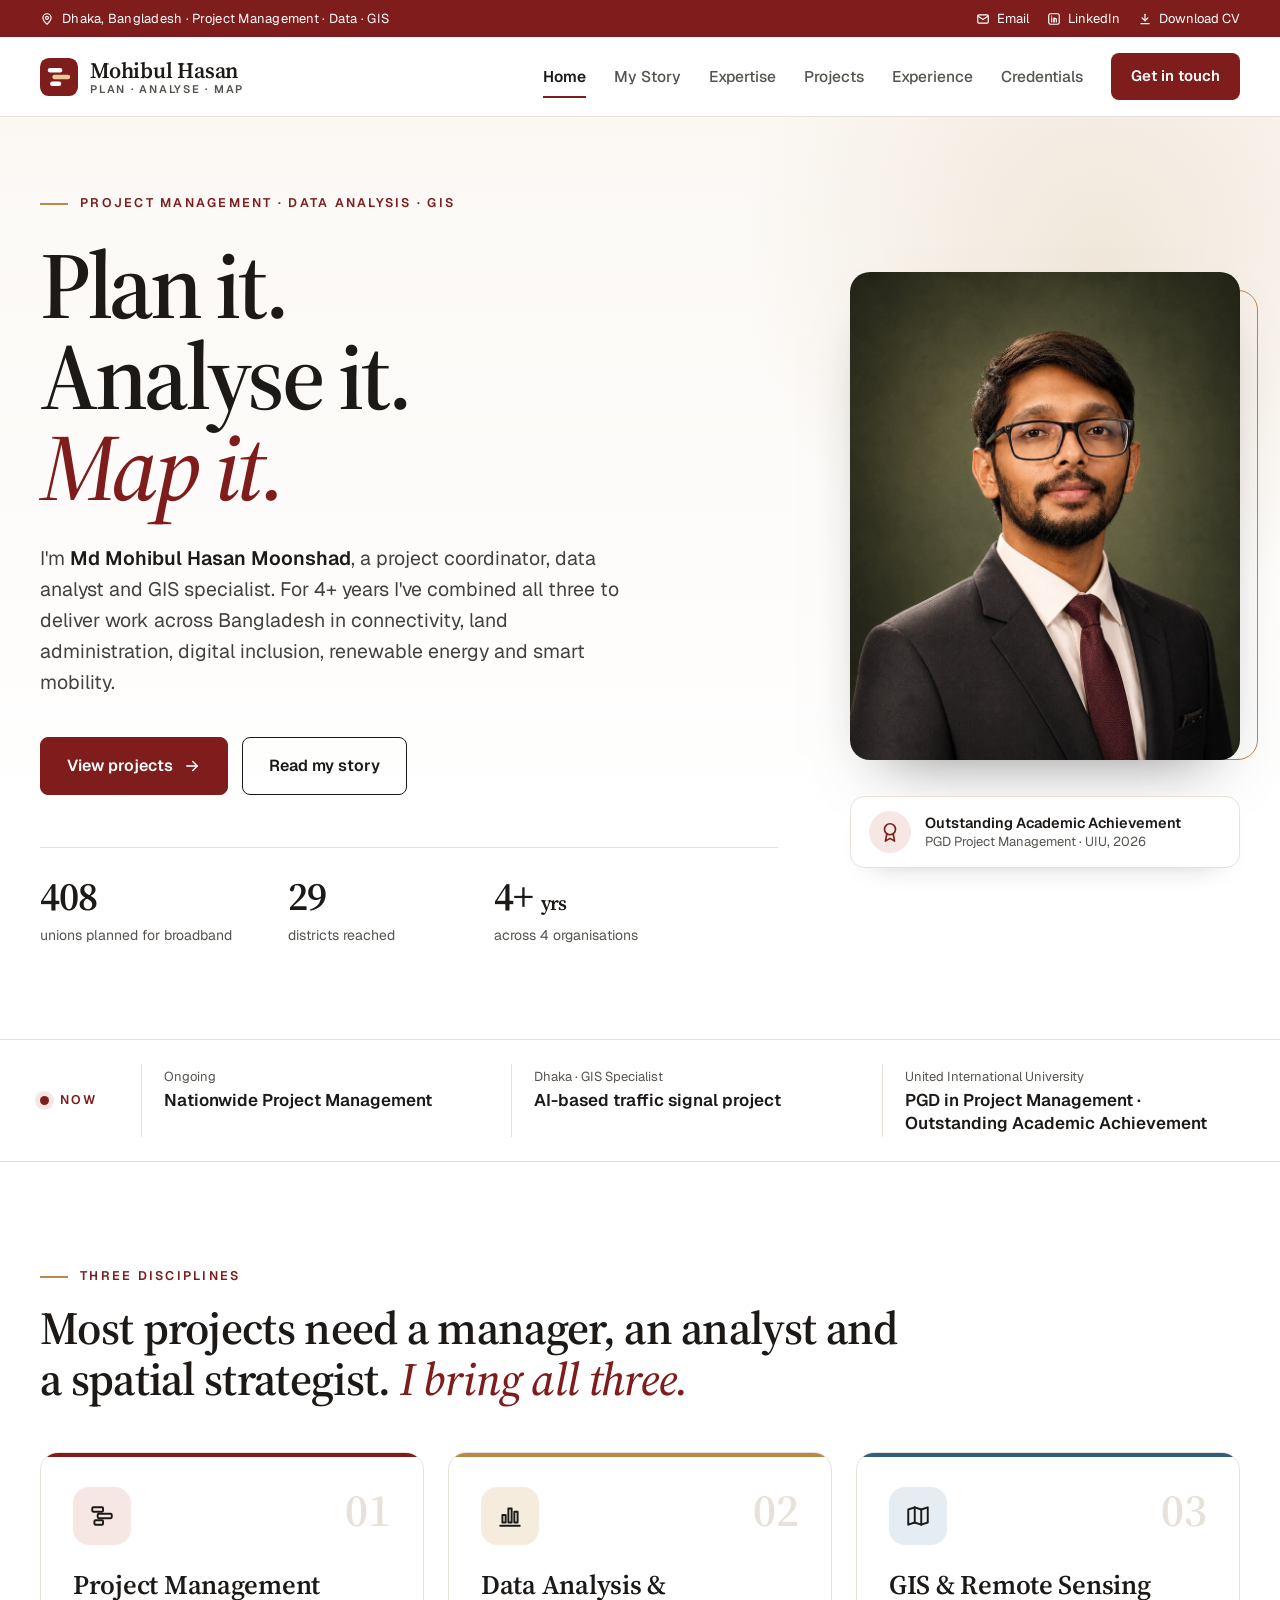
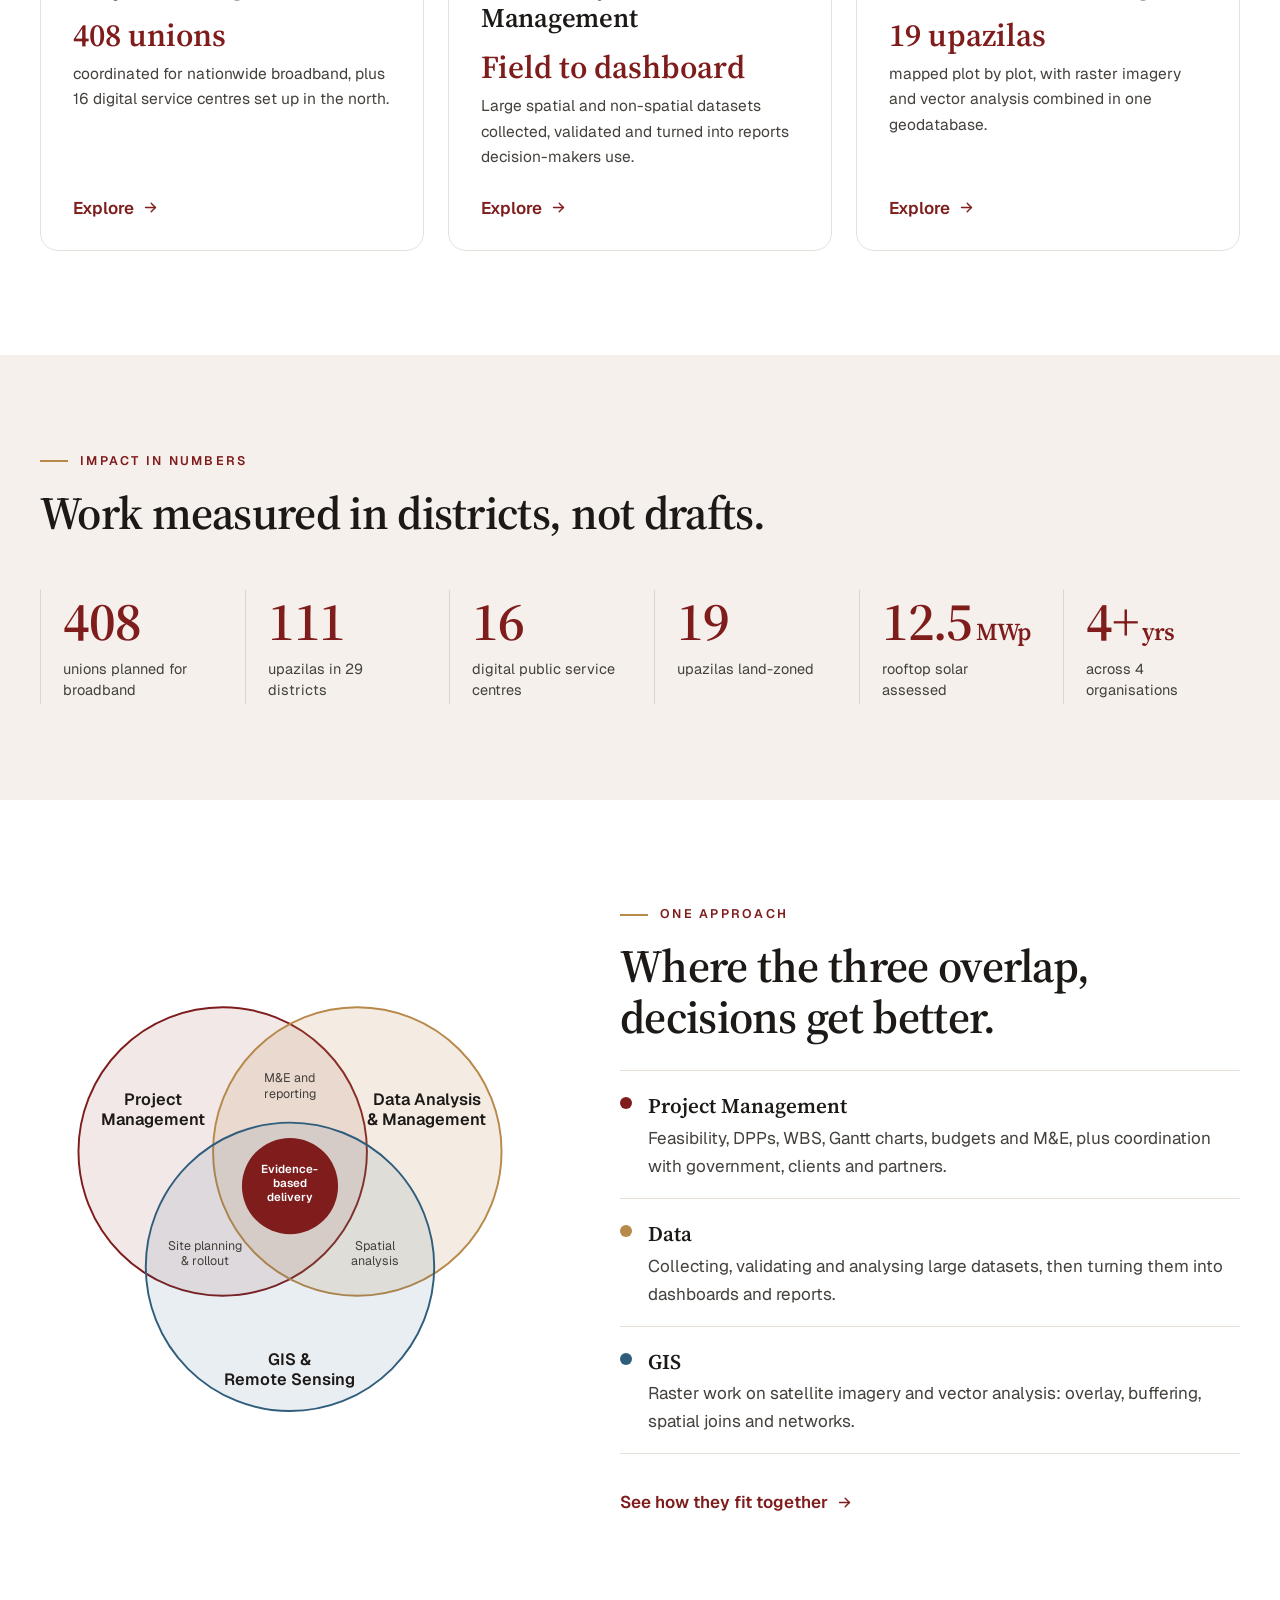
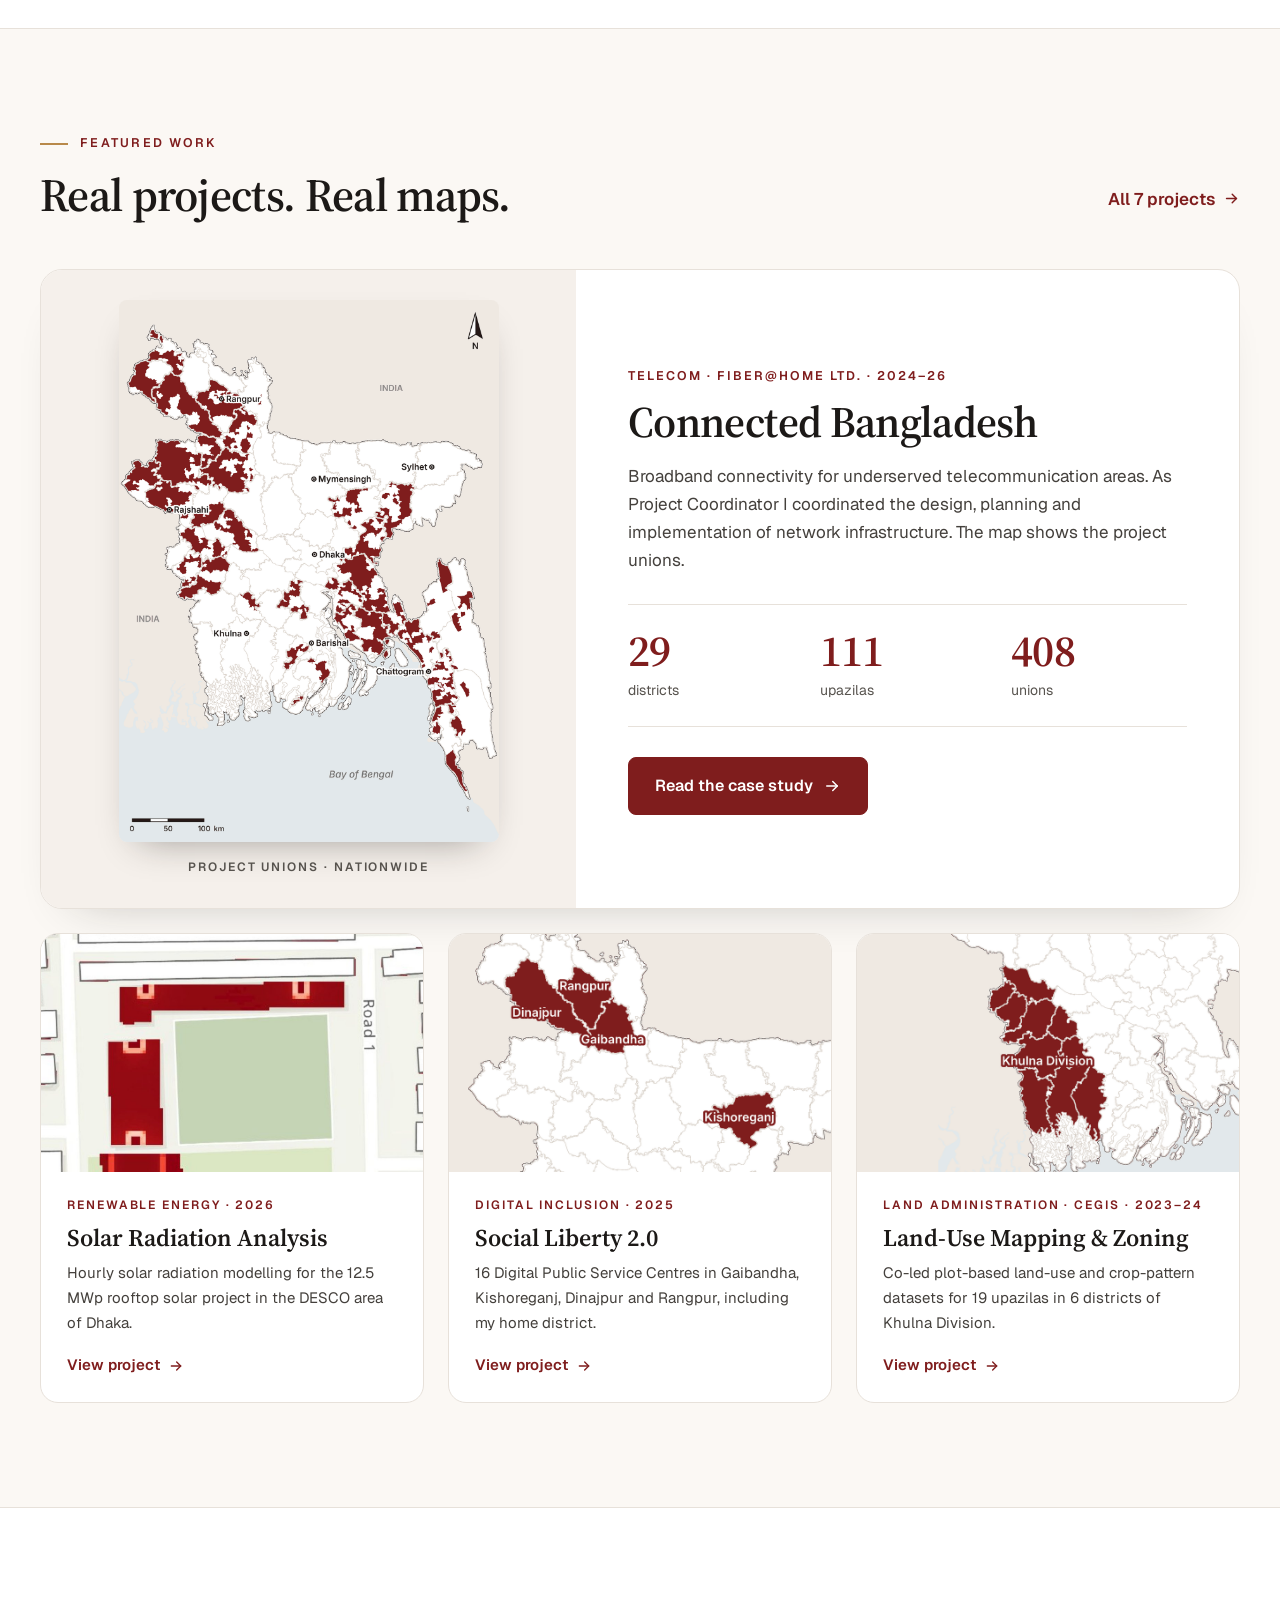
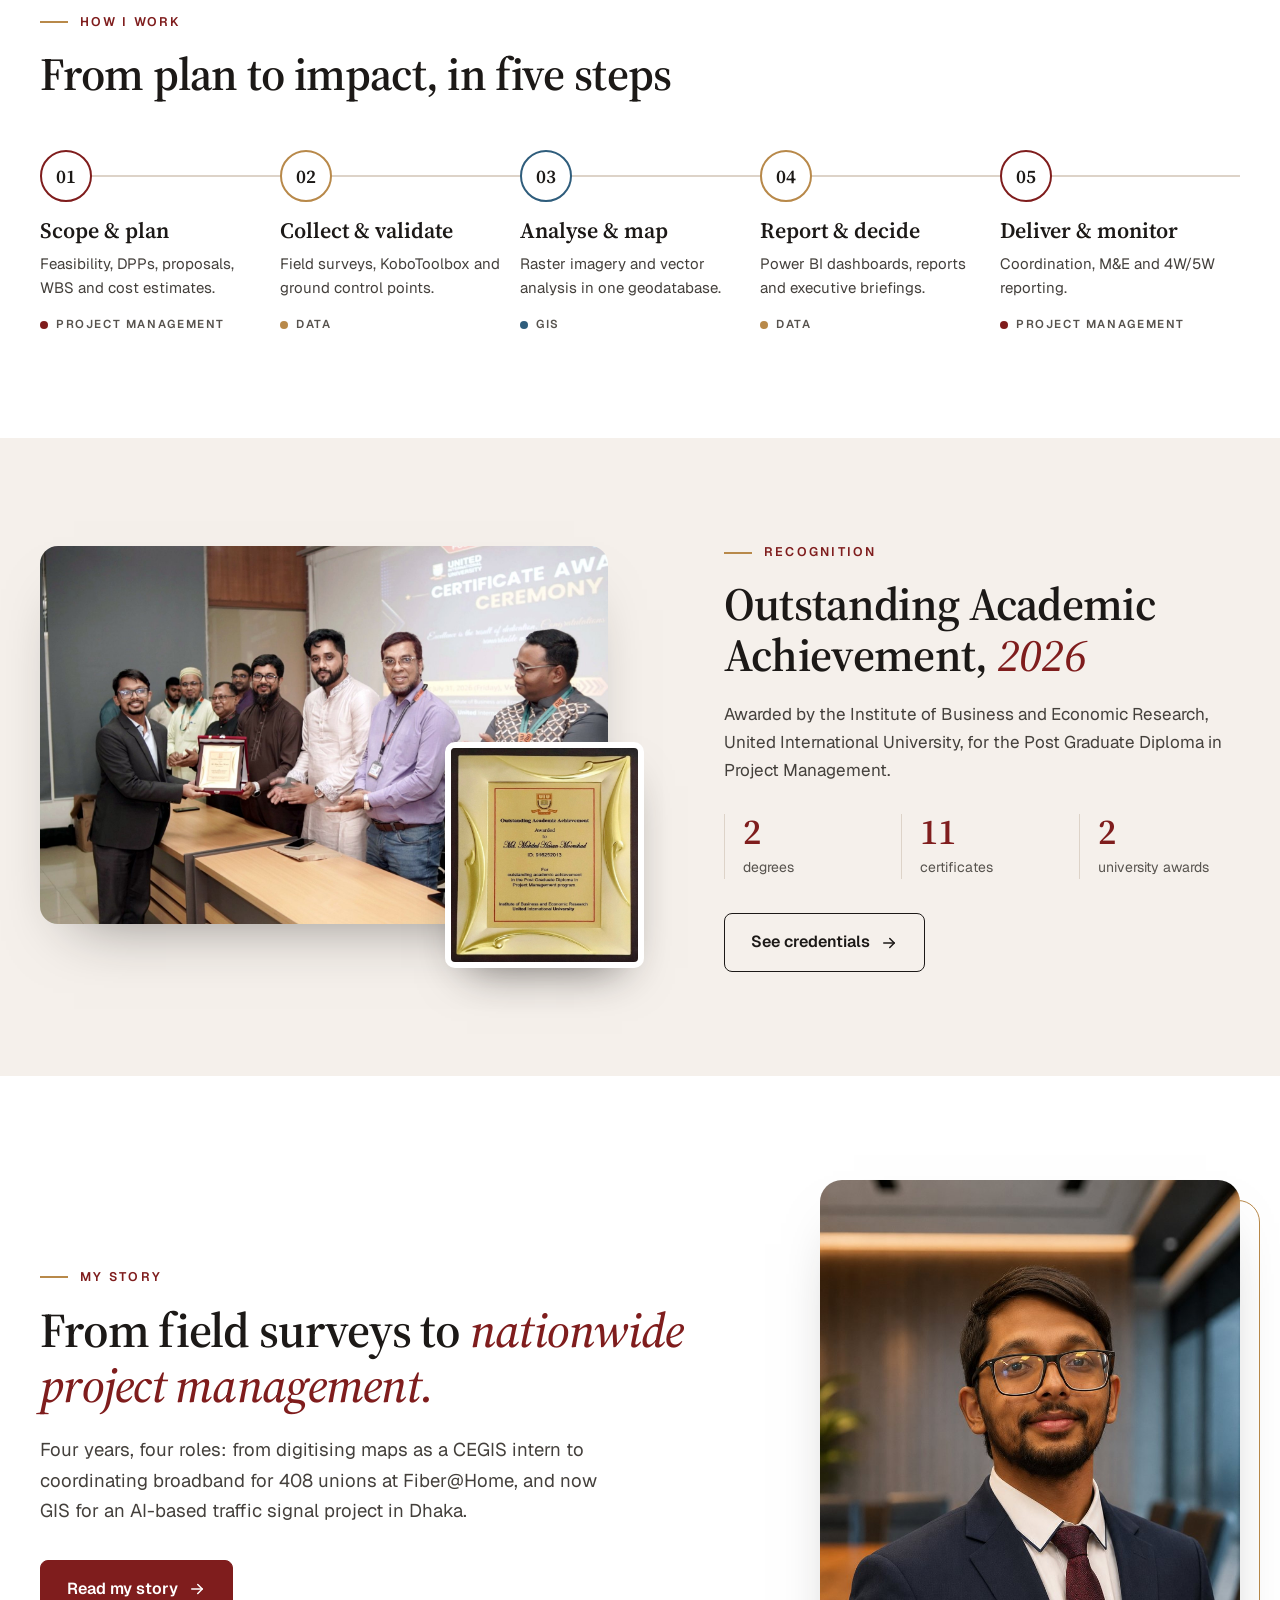
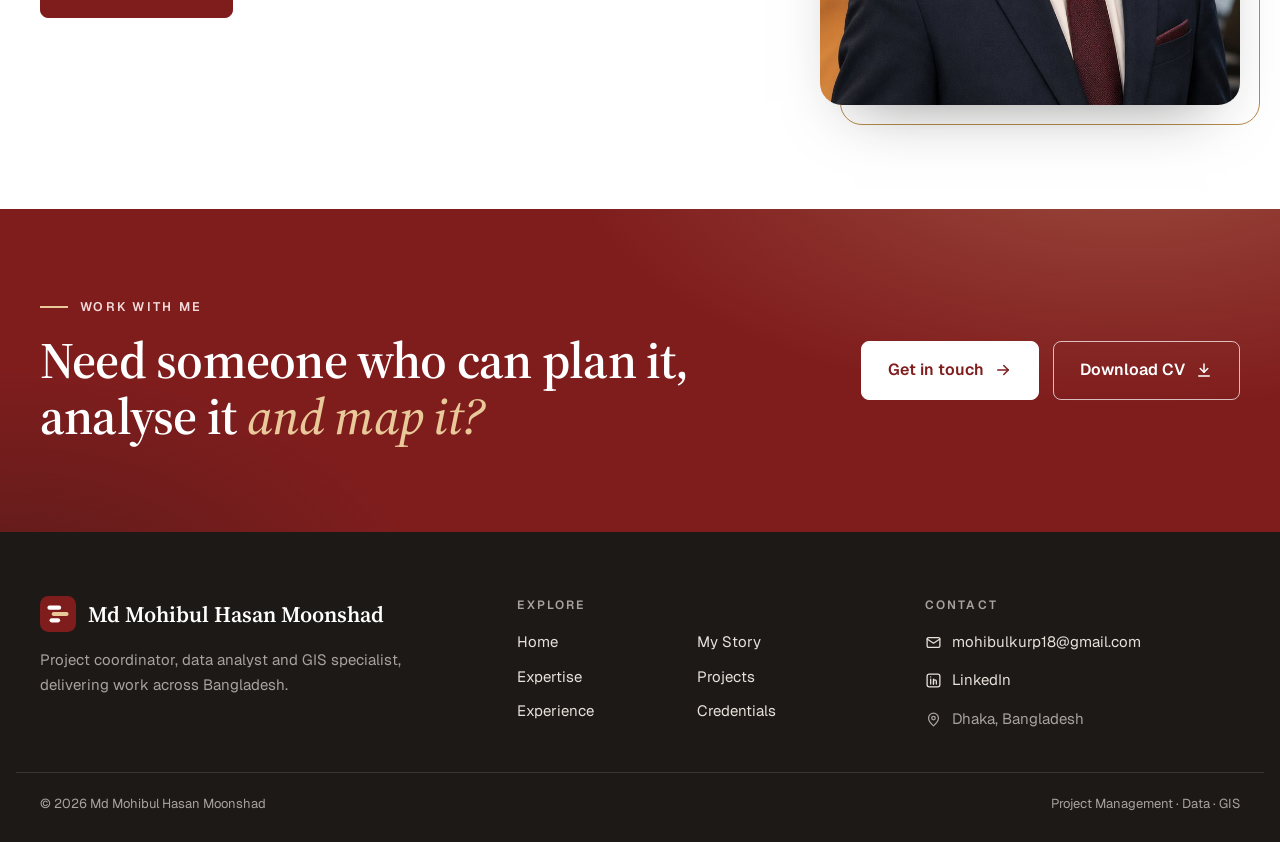
<file: index.html>
<!doctype html>
<html lang="en">
<head>
<meta charset="utf-8">
<meta name="viewport" content="width=device-width, initial-scale=1">
<title>Md Mohibul Hasan Moonshad · Project Management, Data & GIS</title>
<meta name="description" content="Portfolio of Md Mohibul Hasan Moonshad, project coordinator, data analyst and GIS specialist delivering work across Bangladesh.">
<meta name="author" content="Md Mohibul Hasan Moonshad">
<meta property="og:title" content="Md Mohibul Hasan Moonshad · Project Management, Data & GIS">
<meta property="og:description" content="Portfolio of Md Mohibul Hasan Moonshad, project coordinator, data analyst and GIS specialist delivering work across Bangladesh.">
<meta property="og:type" content="website">
<meta name="theme-color" content="#7F1D1D">
<link rel="icon" href="assets/favicon.svg" type="image/svg+xml">
<link rel="preconnect" href="https://fonts.googleapis.com">
<link rel="stylesheet" href="https://fonts.googleapis.com/css2?family=Geist:wght@400;500;600;700&amp;family=Source+Serif+4:ital,opsz,wght@0,8..60,400;0,8..60,600;0,8..60,700;1,8..60,500;1,8..60,600&amp;display=swap">
<style>
body{margin:0}
a{color:#7F1D1D}
:focus-visible{outline:2px solid #7F1D1D;outline-offset:3px;border-radius:4px}
.navl{position:relative;text-decoration:none;color:#57534E;padding:8px 0;font-weight:500;transition:color .2s ease}
.navl::after{content:"";position:absolute;left:0;right:0;bottom:0;height:2px;background:#7F1D1D;transform:scaleX(0);transform-origin:left;transition:transform .25s ease}
.navl:hover{color:#1C1917}
.navl:hover::after,.navl[aria-current="page"]::after{transform:scaleX(1)}
.navl[aria-current="page"]{color:#1C1917;font-weight:600}
.btn{transition:transform .2s ease,box-shadow .2s ease,background-color .2s ease,color .2s ease}
.btn:hover{transform:translateY(-2px);box-shadow:0 14px 28px -14px rgba(127,29,29,.6)}
.btn-o:hover{background:#1C1917!important;color:#FFFFFF!important;box-shadow:none}
.btn-w:hover{box-shadow:0 14px 28px -14px rgba(0,0,0,.5)}
.btn-ow:hover{background:#FFFFFF!important;color:#7F1D1D!important;box-shadow:none}
.lift{transition:transform .3s ease,box-shadow .3s ease,border-color .3s ease}
.lift:hover{transform:translateY(-6px);box-shadow:0 28px 50px -28px rgba(28,25,23,.38);border-color:#D6CFC7!important}
.zoom{overflow:hidden}
.zoom img{transition:transform .7s ease}
.lift:hover .zoom img,.zoom:hover img{transform:scale(1.045)}
.arw svg{transition:transform .25s ease}
.arw:hover svg,.lift:hover .arw svg{transform:translateX(5px)}
.flink{color:#E7E1DA;text-decoration:none;transition:color .2s ease}
.flink:hover{color:#FFFFFF;text-decoration:underline}
.tab{transition:color .2s ease,border-color .2s ease}
.tab:hover{color:#1C1917!important}
.chip{transition:background-color .2s ease,color .2s ease,border-color .2s ease}
@media (prefers-reduced-motion: reduce){*{transition:none!important}}

</style>
<link rel="stylesheet" href="assets/site.css">
</head>
<body>
<div id="dc-root">
<div id="top" style="background: #FFFFFF; color: #1C1917; font-family: 'Geist', system-ui, sans-serif; font-size: 17px; line-height: 1.65; -webkit-font-smoothing: antialiased">

  <!-- TOP BAR -->
  <div style="background: #7F1D1D; color: #FFFFFF; font-size: 13px">
    <div style="max-width: 1200px; margin: 0 auto; padding: 8px 24px; display: flex; flex-wrap: wrap; justify-content: space-between; align-items: center; gap: 4px 20px">
      <span style="display: inline-flex; align-items: center; gap: 8px; letter-spacing: 0.02em"><svg aria-hidden="true" width="14" height="14" viewBox="0 0 24 24" fill="none" stroke="currentColor" stroke-width="2" stroke-linecap="round" stroke-linejoin="round"><path d="M12 21s7-6.1 7-11a7 7 0 1 0-14 0c0 4.9 7 11 7 11z"></path><circle cx="12" cy="10" r="2.5"></circle></svg>Dhaka, Bangladesh · Project Management · Data · GIS</span>
      <span style="display: inline-flex; align-items: center; gap: 18px"><a href="mailto:mohibulkurp18@gmail.com" style="color: #FFFFFF; text-decoration: none; display: inline-flex; align-items: center; gap: 7px"><svg aria-hidden="true" width="14" height="14" viewBox="0 0 24 24" fill="none" stroke="currentColor" stroke-width="2" stroke-linecap="round" stroke-linejoin="round"><rect x="3" y="5" width="18" height="14" rx="2"></rect><path d="m3 7 9 6 9-6"></path></svg>Email</a><a href="https://www.linkedin.com/in/md-mohibul-hasan-moonshad/" style="color: #FFFFFF; text-decoration: none; display: inline-flex; align-items: center; gap: 7px"><svg aria-hidden="true" width="14" height="14" viewBox="0 0 24 24" fill="none" stroke="currentColor" stroke-width="2" stroke-linecap="round" stroke-linejoin="round"><rect x="3" y="3" width="18" height="18" rx="3"></rect><path d="M8 10v7"></path><path d="M8 7v.01"></path><path d="M12 17v-4a2 2 0 0 1 4 0v4"></path><path d="M12 10v7"></path></svg>LinkedIn</a><a href="assets/Mohibul_Hasan_CV.pdf" download="Mohibul_Hasan_CV.pdf" target="_blank" rel="noopener" style="color: #FFFFFF; text-decoration: none; display: inline-flex; align-items: center; gap: 7px"><svg aria-hidden="true" width="14" height="14" viewBox="0 0 24 24" fill="none" stroke="currentColor" stroke-width="2" stroke-linecap="round" stroke-linejoin="round"><path d="M12 4v11"></path><path d="M7 10l5 5 5-5"></path><path d="M5 20h14"></path></svg>Download CV</a></span>
    </div>
  </div>

  <!-- NAV -->
  <header style="position: sticky; top: 0; z-index: 20; background: rgba(255, 255, 255, 0.94); backdrop-filter: saturate(160%) blur(10px); -webkit-backdrop-filter: saturate(160%) blur(10px); border-bottom: 1px solid #E7E1DA">
    <div style="max-width: 1200px; margin: 0 auto; padding: 16px 24px; display: flex; flex-wrap: wrap; align-items: center; justify-content: space-between; gap: 12px 28px">
      <a href="index.html" style="display: flex; align-items: center; gap: 12px; text-decoration: none; color: #1C1917">
        <svg aria-hidden="true" width="38" height="38" viewBox="0 0 34 34"><rect width="34" height="34" rx="8" fill="#7F1D1D"></rect><rect x="7" y="9" width="13" height="4" rx="2" fill="#FFFFFF"></rect><rect x="11" y="15" width="16" height="4" rx="2" fill="#E9C99A"></rect><rect x="9" y="21" width="10" height="4" rx="2" fill="#FFFFFF"></rect></svg>
        <span style="line-height: 1.15"><span style="display: block; font-family: 'Source Serif 4', Georgia, serif; font-size: 22px; font-weight: 600; letter-spacing: -0.01em">Mohibul Hasan</span><span style="display: block; font-size: 11px; font-weight: 600; letter-spacing: 0.16em; color: #57534E">PLAN · ANALYSE · MAP</span></span>
      </a>
      <nav aria-label="Primary" style="display: flex; flex-wrap: wrap; align-items: center; gap: 4px 28px">
        <a class="navl" href="index.html" aria-current="page" style="font-size: 15.5px">Home</a><a class="navl" href="story.html" style="font-size: 15.5px">My Story</a><a class="navl" href="expertise.html" style="font-size: 15.5px">Expertise</a><a class="navl" href="projects.html" style="font-size: 15.5px">Projects</a><a class="navl" href="experience.html" style="font-size: 15.5px">Experience</a><a class="navl" href="credentials.html" style="font-size: 15.5px">Credentials</a>
        <a href="mailto:mohibulkurp18@gmail.com?subject=Portfolio%20enquiry" class="btn" style="text-decoration: none; background: #7F1D1D; color: #FFFFFF; padding: 11px 20px; border-radius: 8px; font-weight: 600; font-size: 15px; min-height: 44px; box-sizing: border-box; display: inline-flex; align-items: center">Get in touch</a>
      </nav>
    </div>
  </header>

  <!-- HERO -->
  <section aria-label="Introduction" style="position: relative; overflow: hidden; background: linear-gradient(180deg, #FBF8F4 0%, #FFFFFF 78%)">
    <div aria-hidden="true" style="position: absolute; right: -180px; top: -220px; width: 720px; height: 720px; border-radius: 50%; background: radial-gradient(closest-side, rgba(184, 137, 74, 0.16), rgba(184, 137, 74, 0))"></div>
    <div style="max-width: 1200px; margin: 0 auto; position: relative; padding: 76px 24px 92px; display: flex; flex-wrap: wrap; align-items: center; gap: 56px 72px">
      <div style="flex: 1.2 1 520px; min-width: 0">
        <p style="margin: 0 0 26px; display: flex; align-items: center; gap: 12px; font-size: 12.5px; font-weight: 600; letter-spacing: 0.18em; color: #7F1D1D"><span aria-hidden="true" style="flex: 0 0 28px; height: 2px; background: #B8894A"></span>PROJECT MANAGEMENT · DATA ANALYSIS · GIS</p>
        <h1 style="margin: 0; font-family: 'Source Serif 4', Georgia, serif; font-weight: 600; font-size: clamp(58px, 7.4vw, 108px); line-height: 0.96; letter-spacing: -0.035em">Plan it.<br>Analyse it.<br><em style="font-style: italic; font-weight: 500; color: #7F1D1D">Map it.</em></h1>
        <p style="margin: 30px 0 0; max-width: 580px; font-size: 19.5px; line-height: 1.6; color: #44403C">I'm <strong style="color: #1C1917; font-weight: 600">Md Mohibul Hasan Moonshad</strong>, a project coordinator, data analyst and GIS specialist. For 4+ years I've combined all three to deliver work across Bangladesh in connectivity, land administration, digital inclusion, renewable energy and smart mobility.</p>
        <div style="margin-top: 38px; display: flex; flex-wrap: wrap; align-items: center; gap: 14px">
          <a href="projects.html" class="btn"  style="text-decoration: none; font-weight: 600; font-size: 16px; padding: 15px 26px; border-radius: 8px; min-height: 54px; box-sizing: border-box; display: inline-flex; align-items: center; gap: 10px; background: #7F1D1D; color: #FFFFFF; border: 1.5px solid #7F1D1D">View projects<svg aria-hidden="true" width="18" height="18" viewBox="0 0 24 24" fill="none" stroke="currentColor" stroke-width="2" stroke-linecap="round" stroke-linejoin="round"><path d="M5 12h14"></path><path d="M13 6l6 6-6 6"></path></svg></a>
          <a href="story.html" class="btn btn-o"  style="text-decoration: none; font-weight: 600; font-size: 16px; padding: 15px 26px; border-radius: 8px; min-height: 54px; box-sizing: border-box; display: inline-flex; align-items: center; gap: 10px; background: transparent; color: #1C1917; border: 1.5px solid #1C1917">Read my story</a>
        </div>
        <dl style="margin: 52px 0 0; padding-top: 28px; border-top: 1px solid #E7E1DA; display: grid; grid-template-columns: repeat(auto-fit, minmax(150px, max-content)); gap: 20px 56px">
          <div><dt style="font-family: 'Source Serif 4', Georgia, serif; font-size: 40px; font-weight: 600; line-height: 1; letter-spacing: -0.02em">408</dt><dd style="margin: 8px 0 0; font-size: 14px; color: #57534E">unions planned for broadband</dd></div>
          <div><dt style="font-family: 'Source Serif 4', Georgia, serif; font-size: 40px; font-weight: 600; line-height: 1; letter-spacing: -0.02em">29</dt><dd style="margin: 8px 0 0; font-size: 14px; color: #57534E">districts reached</dd></div>
          <div><dt style="font-family: 'Source Serif 4', Georgia, serif; font-size: 40px; font-weight: 600; line-height: 1; letter-spacing: -0.02em">4+ <span style="font-size: 20px">yrs</span></dt><dd style="margin: 8px 0 0; font-size: 14px; color: #57534E">across 4 organisations</dd></div>
        </dl>
      </div>
      <figure style="flex: 0.7 1 320px; min-width: 0; max-width: 390px; margin: 0 auto; position: relative">
        <div aria-hidden="true" style="position: absolute; inset: 18px -18px 108px 18px; border: 1.5px solid #B8894A; border-radius: 20px"></div>
        <img src="assets/img/portrait.jpg" alt="Portrait of Md Mohibul Hasan Moonshad" style="position: relative; display: block; width: 100%; aspect-ratio: 4 / 5; object-fit: cover; object-position: 50% 22%; border-radius: 20px; box-shadow: 0 30px 60px -34px rgba(28, 25, 23, 0.55)">
        <figcaption style="position: relative; margin-top: 36px; background: #FFFFFF; border: 1px solid #E7E1DA; border-radius: 14px; padding: 14px 18px; display: flex; align-items: center; gap: 14px; box-shadow: 0 14px 30px -24px rgba(28, 25, 23, 0.4)">
          <span aria-hidden="true" style="flex: 0 0 42px; width: 42px; height: 42px; border-radius: 50%; background: #F6E7E5; color: #7F1D1D; display: inline-flex; align-items: center; justify-content: center"><svg aria-hidden="true" width="22" height="22" viewBox="0 0 24 24" fill="none" stroke="currentColor" stroke-width="1.8" stroke-linecap="round" stroke-linejoin="round"><circle cx="12" cy="9" r="6"></circle><path d="M8.5 14 7 22l5-3 5 3-1.5-8"></path></svg></span>
          <span style="line-height: 1.35"><span style="display: block; font-size: 14.5px; font-weight: 600">Outstanding Academic Achievement</span><span style="display: block; font-size: 13px; color: #57534E">PGD Project Management · UIU, 2026</span></span>
        </figcaption>
      </figure>
    </div>
  </section>

  <!-- NOW -->
  <section aria-labelledby="h-now" style="border-top: 1px solid #E7E1DA; border-bottom: 1px solid #E7E1DA">
    <div style="max-width: 1200px; margin: 0 auto; padding: 24px 24px; display: flex; flex-wrap: wrap; align-items: center; gap: 18px 44px">
      <h2 id="h-now" style="margin: 0; display: flex; align-items: center; gap: 11px; font-size: 12.5px; font-weight: 600; letter-spacing: 0.18em; color: #7F1D1D"><span aria-hidden="true" style="width: 9px; height: 9px; border-radius: 50%; background: #7F1D1D; box-shadow: 0 0 0 5px #F6E7E5"></span>NOW</h2>
      <div style="flex: 1 1 640px; min-width: 0; display: grid; grid-template-columns: repeat(auto-fit, minmax(220px, 1fr)); gap: 16px 12px">
        <div style="border-left: 1px solid #E7E1DA; padding: 2px 0 2px 22px"><p style="margin: 0; font-size: 13px; color: #57534E">Ongoing</p><p style="margin: 2px 0 0; font-weight: 600; line-height: 1.35">Nationwide Project Management</p></div><div style="border-left: 1px solid #E7E1DA; padding: 2px 0 2px 22px"><p style="margin: 0; font-size: 13px; color: #57534E">Dhaka · GIS Specialist</p><p style="margin: 2px 0 0; font-weight: 600; line-height: 1.35">AI-based traffic signal project</p></div><div style="border-left: 1px solid #E7E1DA; padding: 2px 0 2px 22px"><p style="margin: 0; font-size: 13px; color: #57534E">United International University</p><p style="margin: 2px 0 0; font-weight: 600; line-height: 1.35">PGD in Project Management · Outstanding Academic Achievement</p></div>
      </div>
    </div>
  </section>

  <!-- DISCIPLINES -->
  <section aria-labelledby="h-disc">
    <div style="max-width: 1200px; margin: 0 auto; padding: 104px 24px">
      <div style="max-width: 860px; margin-bottom: 48px">
        <p style="margin: 0 0 16px; display: flex; align-items: center; gap: 12px; font-size: 12.5px; font-weight: 600; letter-spacing: 0.18em; color: #7F1D1D"><span aria-hidden="true" style="flex: 0 0 28px; height: 2px; background: #B8894A"></span>THREE DISCIPLINES</p>
        <h2 id="h-disc" style="margin: 0; font-family: 'Source Serif 4', Georgia, serif; font-weight: 600; font-size: clamp(34px, 3.6vw, 50px); line-height: 1.1; letter-spacing: -0.015em">Most projects need a manager, an analyst and a spatial strategist. <em style="font-style: italic; font-weight: 500; color: #7F1D1D">I bring all three.</em></h2>
      </div>
      <div style="display: grid; grid-template-columns: repeat(auto-fit, minmax(300px, 1fr)); gap: 24px">
        <a href="expertise.html" class="lift" style="position: relative; overflow: hidden; text-decoration: none; color: inherit; display: flex; flex-direction: column; background: #FFFFFF; border: 1px solid #E7E1DA; border-radius: 18px; padding: 34px 32px 28px">
          <span aria-hidden="true" style="position: absolute; left: 0; right: 0; top: 0; height: 4px; background: #7F1D1D"></span>
          <span style="display: flex; justify-content: space-between; align-items: flex-start">
            <span aria-hidden="true" style="width: 58px; height: 58px; border-radius: 16px; background: #F6E7E5; color: #1C1917; display: inline-flex; align-items: center; justify-content: center"><svg aria-hidden="true" width="26" height="26" viewBox="0 0 24 24" fill="none" stroke="currentColor" stroke-width="1.8" stroke-linecap="round" stroke-linejoin="round"><rect x="3" y="4" width="10" height="4" rx="1"></rect><rect x="8" y="10" width="13" height="4" rx="1"></rect><rect x="5" y="16" width="8" height="4" rx="1"></rect></svg></span>
            <span aria-hidden="true" style="font-family: 'Source Serif 4', Georgia, serif; font-size: 46px; font-weight: 600; line-height: 1; color: #E7E1DA">01</span>
          </span>
          <h3 style="margin: 24px 0 0; font-family: 'Source Serif 4', Georgia, serif; font-size: 27px; font-weight: 600; line-height: 1.2; letter-spacing: -0.01em">Project Management</h3>
          <p style="margin: 16px 0 0; font-family: 'Source Serif 4', Georgia, serif; font-size: 32px; font-weight: 600; line-height: 1.1; color: #7F1D1D">408 unions</p>
          <p style="margin: 8px 0 0; font-size: 15.5px; color: #44403C">coordinated for nationwide broadband, plus 16 digital service centres set up in the north.</p>
          <span class="arw" style="margin-top: auto; padding-top: 24px; font-weight: 600; color: #7F1D1D; display: inline-flex; align-items: center; gap: 8px">Explore <svg aria-hidden="true" width="17" height="17" viewBox="0 0 24 24" fill="none" stroke="currentColor" stroke-width="2" stroke-linecap="round" stroke-linejoin="round"><path d="M5 12h14"></path><path d="M13 6l6 6-6 6"></path></svg></span>
        </a>
        <a href="expertise.html" class="lift" style="position: relative; overflow: hidden; text-decoration: none; color: inherit; display: flex; flex-direction: column; background: #FFFFFF; border: 1px solid #E7E1DA; border-radius: 18px; padding: 34px 32px 28px">
          <span aria-hidden="true" style="position: absolute; left: 0; right: 0; top: 0; height: 4px; background: #B8894A"></span>
          <span style="display: flex; justify-content: space-between; align-items: flex-start">
            <span aria-hidden="true" style="width: 58px; height: 58px; border-radius: 16px; background: #F5ECDD; color: #1C1917; display: inline-flex; align-items: center; justify-content: center"><svg aria-hidden="true" width="26" height="26" viewBox="0 0 24 24" fill="none" stroke="currentColor" stroke-width="1.8" stroke-linecap="round" stroke-linejoin="round"><path d="M3 21h18"></path><rect x="5" y="11" width="3" height="7"></rect><rect x="10.5" y="5" width="3" height="13"></rect><rect x="16" y="8" width="3" height="10"></rect></svg></span>
            <span aria-hidden="true" style="font-family: 'Source Serif 4', Georgia, serif; font-size: 46px; font-weight: 600; line-height: 1; color: #E7E1DA">02</span>
          </span>
          <h3 style="margin: 24px 0 0; font-family: 'Source Serif 4', Georgia, serif; font-size: 27px; font-weight: 600; line-height: 1.2; letter-spacing: -0.01em">Data Analysis &amp; Management</h3>
          <p style="margin: 16px 0 0; font-family: 'Source Serif 4', Georgia, serif; font-size: 32px; font-weight: 600; line-height: 1.1; color: #7F1D1D">Field to dashboard</p>
          <p style="margin: 8px 0 0; font-size: 15.5px; color: #44403C">Large spatial and non-spatial datasets collected, validated and turned into reports decision-makers use.</p>
          <span class="arw" style="margin-top: auto; padding-top: 24px; font-weight: 600; color: #7F1D1D; display: inline-flex; align-items: center; gap: 8px">Explore <svg aria-hidden="true" width="17" height="17" viewBox="0 0 24 24" fill="none" stroke="currentColor" stroke-width="2" stroke-linecap="round" stroke-linejoin="round"><path d="M5 12h14"></path><path d="M13 6l6 6-6 6"></path></svg></span>
        </a>
        <a href="expertise.html" class="lift" style="position: relative; overflow: hidden; text-decoration: none; color: inherit; display: flex; flex-direction: column; background: #FFFFFF; border: 1px solid #E7E1DA; border-radius: 18px; padding: 34px 32px 28px">
          <span aria-hidden="true" style="position: absolute; left: 0; right: 0; top: 0; height: 4px; background: #2F5D7C"></span>
          <span style="display: flex; justify-content: space-between; align-items: flex-start">
            <span aria-hidden="true" style="width: 58px; height: 58px; border-radius: 16px; background: #E5EDF2; color: #1C1917; display: inline-flex; align-items: center; justify-content: center"><svg aria-hidden="true" width="26" height="26" viewBox="0 0 24 24" fill="none" stroke="currentColor" stroke-width="1.8" stroke-linecap="round" stroke-linejoin="round"><path d="M9 4 3 6v14l6-2 6 2 6-2V4l-6 2-6-2z"></path><path d="M9 4v14"></path><path d="M15 6v14"></path></svg></span>
            <span aria-hidden="true" style="font-family: 'Source Serif 4', Georgia, serif; font-size: 46px; font-weight: 600; line-height: 1; color: #E7E1DA">03</span>
          </span>
          <h3 style="margin: 24px 0 0; font-family: 'Source Serif 4', Georgia, serif; font-size: 27px; font-weight: 600; line-height: 1.2; letter-spacing: -0.01em">GIS &amp; Remote Sensing</h3>
          <p style="margin: 16px 0 0; font-family: 'Source Serif 4', Georgia, serif; font-size: 32px; font-weight: 600; line-height: 1.1; color: #7F1D1D">19 upazilas</p>
          <p style="margin: 8px 0 0; font-size: 15.5px; color: #44403C">mapped plot by plot, with raster imagery and vector analysis combined in one geodatabase.</p>
          <span class="arw" style="margin-top: auto; padding-top: 24px; font-weight: 600; color: #7F1D1D; display: inline-flex; align-items: center; gap: 8px">Explore <svg aria-hidden="true" width="17" height="17" viewBox="0 0 24 24" fill="none" stroke="currentColor" stroke-width="2" stroke-linecap="round" stroke-linejoin="round"><path d="M5 12h14"></path><path d="M13 6l6 6-6 6"></path></svg></span>
        </a>
      </div>
    </div>
  </section>

  <!-- IMPACT -->
  <section aria-labelledby="h-impact" style="background: #F5F0EB">
    <div style="max-width: 1200px; margin: 0 auto; padding: 96px 24px">
      <div style="display: flex; flex-wrap: wrap; justify-content: space-between; align-items: flex-end; gap: 20px 48px; margin-bottom: 52px">
        <div>
          <p style="margin: 0 0 16px; display: flex; align-items: center; gap: 12px; font-size: 12.5px; font-weight: 600; letter-spacing: 0.18em; color: #7F1D1D"><span aria-hidden="true" style="flex: 0 0 28px; height: 2px; background: #B8894A"></span>IMPACT IN NUMBERS</p>
          <h2 id="h-impact" style="margin: 0; font-family: 'Source Serif 4', Georgia, serif; font-weight: 600; font-size: clamp(34px, 3.6vw, 50px); line-height: 1.1; letter-spacing: -0.015em">Work measured in districts, not drafts.</h2>
        </div>
      </div>
      <div style="display: grid; grid-template-columns: repeat(auto-fit, minmax(170px, 1fr)); gap: 40px 28px">
        <div style="border-left: 1px solid #DDD3C8; padding: 4px 0 4px 22px"><div style="font-family: 'Source Serif 4', Georgia, serif; font-size: 54px; font-weight: 600; line-height: 1; letter-spacing: -0.02em; color: #7F1D1D">408</div><div style="margin-top: 10px; font-size: 14.5px; line-height: 1.45; color: #44403C">unions planned for broadband</div></div><div style="border-left: 1px solid #DDD3C8; padding: 4px 0 4px 22px"><div style="font-family: 'Source Serif 4', Georgia, serif; font-size: 54px; font-weight: 600; line-height: 1; letter-spacing: -0.02em; color: #7F1D1D">111</div><div style="margin-top: 10px; font-size: 14.5px; line-height: 1.45; color: #44403C">upazilas in 29 districts</div></div><div style="border-left: 1px solid #DDD3C8; padding: 4px 0 4px 22px"><div style="font-family: 'Source Serif 4', Georgia, serif; font-size: 54px; font-weight: 600; line-height: 1; letter-spacing: -0.02em; color: #7F1D1D">16</div><div style="margin-top: 10px; font-size: 14.5px; line-height: 1.45; color: #44403C">digital public service centres</div></div><div style="border-left: 1px solid #DDD3C8; padding: 4px 0 4px 22px"><div style="font-family: 'Source Serif 4', Georgia, serif; font-size: 54px; font-weight: 600; line-height: 1; letter-spacing: -0.02em; color: #7F1D1D">19</div><div style="margin-top: 10px; font-size: 14.5px; line-height: 1.45; color: #44403C">upazilas land-zoned</div></div><div style="border-left: 1px solid #DDD3C8; padding: 4px 0 4px 22px"><div style="font-family: 'Source Serif 4', Georgia, serif; font-size: 54px; font-weight: 600; line-height: 1; letter-spacing: -0.02em; color: #7F1D1D">12.5<span style="font-size: 0.45em; font-weight: 600; margin-left: 4px">MWp</span></div><div style="margin-top: 10px; font-size: 14.5px; line-height: 1.45; color: #44403C">rooftop solar assessed</div></div><div style="border-left: 1px solid #DDD3C8; padding: 4px 0 4px 22px"><div style="font-family: 'Source Serif 4', Georgia, serif; font-size: 54px; font-weight: 600; line-height: 1; letter-spacing: -0.02em; color: #7F1D1D">4+<span style="font-size: 0.45em; font-weight: 600; margin-left: 4px">yrs</span></div><div style="margin-top: 10px; font-size: 14.5px; line-height: 1.45; color: #44403C">across 4 organisations</div></div>
      </div>
    </div>
  </section>

  <!-- ONE APPROACH -->
  <section aria-labelledby="h-venn">
    <div style="max-width: 1200px; margin: 0 auto; padding: 104px 24px; display: flex; flex-wrap: wrap; align-items: center; gap: 48px 80px">
      <figure style="flex: 1 1 380px; min-width: 0; max-width: 500px; margin: 0 auto"><svg role="img" aria-label="Venn diagram: Project Management, Data Analysis and GIS overlap in evidence-based project delivery" viewBox="0 0 520 470" style="display: block; width: 100%; height: auto">
          <circle cx="190" cy="170" r="150" fill="#7F1D1D" fill-opacity="0.10" stroke="#7F1D1D" stroke-width="2"></circle>
          <circle cx="330" cy="170" r="150" fill="#B8894A" fill-opacity="0.16" stroke="#B8894A" stroke-width="2"></circle>
          <circle cx="260" cy="290" r="150" fill="#2F5D7C" fill-opacity="0.10" stroke="#2F5D7C" stroke-width="2"></circle>
          <g font-family="Geist, sans-serif" text-anchor="middle" fill="#1C1917">
            <text x="118" y="122" font-size="17" font-weight="600"><tspan x="118">Project</tspan><tspan x="118" dy="21">Management</tspan></text>
            <text x="402" y="122" font-size="17" font-weight="600"><tspan x="402">Data Analysis</tspan><tspan x="402" dy="21">&amp; Management</tspan></text>
            <text x="260" y="392" font-size="17" font-weight="600"><tspan x="260">GIS &amp;</tspan><tspan x="260" dy="21">Remote Sensing</tspan></text>
            <text x="260" y="98" font-size="13" fill="#44403C"><tspan x="260">M&amp;E and</tspan><tspan x="260" dy="16">reporting</tspan></text>
            <text x="172" y="272" font-size="13" fill="#44403C"><tspan x="172">Site planning</tspan><tspan x="172" dy="16">&amp; rollout</tspan></text>
            <text x="348" y="272" font-size="13" fill="#44403C"><tspan x="348">Spatial</tspan><tspan x="348" dy="16">analysis</tspan></text>
            <circle cx="260" cy="206" r="50" fill="#7F1D1D"></circle>
            <text x="260" y="192" font-size="12" font-weight="600" fill="#FFFFFF"><tspan x="260">Evidence-</tspan><tspan x="260" dy="15">based</tspan><tspan x="260" dy="15">delivery</tspan></text>
          </g>
        </svg></figure>
      <div style="flex: 1.1 1 440px; min-width: 0">
        <p style="margin: 0 0 16px; display: flex; align-items: center; gap: 12px; font-size: 12.5px; font-weight: 600; letter-spacing: 0.18em; color: #7F1D1D"><span aria-hidden="true" style="flex: 0 0 28px; height: 2px; background: #B8894A"></span>ONE APPROACH</p>
        <h2 id="h-venn" style="margin: 0; font-family: 'Source Serif 4', Georgia, serif; font-weight: 600; font-size: clamp(34px, 3.6vw, 50px); line-height: 1.1; letter-spacing: -0.015em">Where the three overlap, decisions get better.</h2>
        <ul style="list-style: none; margin: 28px 0 0; padding: 0; border-bottom: 1px solid #E7E1DA">
          <li style="display: flex; gap: 16px; padding: 18px 0; border-top: 1px solid #E7E1DA"><span aria-hidden="true" style="flex: 0 0 12px; width: 12px; height: 12px; margin-top: 8px; border-radius: 50%; background: #7F1D1D"></span><span style="color: #44403C"><strong style="display: block; font-family: 'Source Serif 4', Georgia, serif; font-size: 21px; font-weight: 600; color: #1C1917">Project Management</strong>Feasibility, DPPs, WBS, Gantt charts, budgets and M&amp;E, plus coordination with government, clients and partners.</span></li>
          <li style="display: flex; gap: 16px; padding: 18px 0; border-top: 1px solid #E7E1DA"><span aria-hidden="true" style="flex: 0 0 12px; width: 12px; height: 12px; margin-top: 8px; border-radius: 50%; background: #B8894A"></span><span style="color: #44403C"><strong style="display: block; font-family: 'Source Serif 4', Georgia, serif; font-size: 21px; font-weight: 600; color: #1C1917">Data</strong>Collecting, validating and analysing large datasets, then turning them into dashboards and reports.</span></li>
          <li style="display: flex; gap: 16px; padding: 18px 0; border-top: 1px solid #E7E1DA"><span aria-hidden="true" style="flex: 0 0 12px; width: 12px; height: 12px; margin-top: 8px; border-radius: 50%; background: #2F5D7C"></span><span style="color: #44403C"><strong style="display: block; font-family: 'Source Serif 4', Georgia, serif; font-size: 21px; font-weight: 600; color: #1C1917">GIS</strong>Raster work on satellite imagery and vector analysis: overlay, buffering, spatial joins and networks.</span></li>
        </ul>
        <p style="margin: 26px 0 0"><a class="arw" href="expertise.html" style="font-weight: 600; text-decoration: none; display: inline-flex; align-items: center; gap: 8px; min-height: 44px">See how they fit together <svg aria-hidden="true" width="17" height="17" viewBox="0 0 24 24" fill="none" stroke="currentColor" stroke-width="2" stroke-linecap="round" stroke-linejoin="round"><path d="M5 12h14"></path><path d="M13 6l6 6-6 6"></path></svg></a></p>
      </div>
    </div>
  </section>

  <!-- FEATURED WORK -->
  <section aria-labelledby="h-feat" style="background: #FBF8F4; border-top: 1px solid #E7E1DA; border-bottom: 1px solid #E7E1DA">
    <div style="max-width: 1200px; margin: 0 auto; padding: 104px 24px">
      <div style="display: flex; flex-wrap: wrap; justify-content: space-between; align-items: flex-end; gap: 20px 48px; margin-bottom: 48px">
        <div>
          <p style="margin: 0 0 16px; display: flex; align-items: center; gap: 12px; font-size: 12.5px; font-weight: 600; letter-spacing: 0.18em; color: #7F1D1D"><span aria-hidden="true" style="flex: 0 0 28px; height: 2px; background: #B8894A"></span>FEATURED WORK</p>
          <h2 id="h-feat" style="margin: 0; font-family: 'Source Serif 4', Georgia, serif; font-weight: 600; font-size: clamp(34px, 3.6vw, 50px); line-height: 1.1; letter-spacing: -0.015em">Real projects. Real maps.</h2>
        </div>
        <a class="arw" href="projects.html" style="font-weight: 600; text-decoration: none; display: inline-flex; align-items: center; gap: 8px; min-height: 44px">All 7 projects <svg aria-hidden="true" width="17" height="17" viewBox="0 0 24 24" fill="none" stroke="currentColor" stroke-width="2" stroke-linecap="round" stroke-linejoin="round"><path d="M5 12h14"></path><path d="M13 6l6 6-6 6"></path></svg></a>
      </div>
      <article class="lift" style="display: flex; flex-wrap: wrap; background: #FFFFFF; border: 1px solid #E7E1DA; border-radius: 22px; overflow: hidden; box-shadow: 0 24px 48px -36px rgba(28, 25, 23, 0.3)">
        <div class="zoom" style="flex: 1 1 380px; min-width: 0; background: #F5F0EB; padding: 30px; display: flex; flex-direction: column; align-items: center; justify-content: center">
          <img src="assets/img/map-connected-bangladesh.png" alt="Connected Bangladesh coverage map: project unions in burgundy across 29 districts, with division cities labelled" style="display: block; width: 100%; max-width: 380px; aspect-ratio: 1200 / 1712; object-fit: cover; border-radius: 8px; box-shadow: 0 16px 36px -20px rgba(28, 25, 23, 0.45)">
          <p style="margin: 16px 0 0; font-size: 12px; font-weight: 600; letter-spacing: 0.16em; color: #57534E">PROJECT UNIONS · NATIONWIDE</p>
        </div>
        <div style="flex: 1.25 1 440px; min-width: 0; padding: 52px 52px 48px; display: flex; flex-direction: column; justify-content: center">
          <p style="margin: 0; font-size: 12.5px; font-weight: 600; letter-spacing: 0.16em; color: #7F1D1D">TELECOM · FIBER@HOME LTD. · 2024–26</p>
          <h3 style="margin: 12px 0 0; font-family: 'Source Serif 4', Georgia, serif; font-size: clamp(34px, 3.4vw, 46px); font-weight: 600; line-height: 1.08; letter-spacing: -0.015em">Connected Bangladesh</h3>
          <p style="margin: 16px 0 0; color: #44403C">Broadband connectivity for underserved telecommunication areas. As Project Coordinator I coordinated the design, planning and implementation of network infrastructure. The map shows the project unions.</p>
          <div style="margin-top: 30px; padding: 24px 0; border-top: 1px solid #E7E1DA; border-bottom: 1px solid #E7E1DA; display: grid; grid-template-columns: repeat(3, minmax(0, 1fr)); gap: 16px">
            <div><div style="font-family: 'Source Serif 4', Georgia, serif; font-size: 44px; font-weight: 600; line-height: 1; letter-spacing: -0.02em; color: #7F1D1D">29</div><div style="margin-top: 6px; font-size: 14px; color: #57534E">districts</div></div><div><div style="font-family: 'Source Serif 4', Georgia, serif; font-size: 44px; font-weight: 600; line-height: 1; letter-spacing: -0.02em; color: #7F1D1D">111</div><div style="margin-top: 6px; font-size: 14px; color: #57534E">upazilas</div></div><div><div style="font-family: 'Source Serif 4', Georgia, serif; font-size: 44px; font-weight: 600; line-height: 1; letter-spacing: -0.02em; color: #7F1D1D">408</div><div style="margin-top: 6px; font-size: 14px; color: #57534E">unions</div></div>
          </div>
          <p style="margin: 30px 0 0"><a href="case-connected-bangladesh.html" class="btn"  style="text-decoration: none; font-weight: 600; font-size: 16px; padding: 15px 26px; border-radius: 8px; min-height: 54px; box-sizing: border-box; display: inline-flex; align-items: center; gap: 10px; background: #7F1D1D; color: #FFFFFF; border: 1.5px solid #7F1D1D">Read the case study<svg aria-hidden="true" width="18" height="18" viewBox="0 0 24 24" fill="none" stroke="currentColor" stroke-width="2" stroke-linecap="round" stroke-linejoin="round"><path d="M5 12h14"></path><path d="M13 6l6 6-6 6"></path></svg></a></p>
        </div>
      </article>
      <div style="margin-top: 24px; display: grid; grid-template-columns: repeat(auto-fit, minmax(300px, 1fr)); gap: 24px">
        <a href="projects.html" class="lift" style="text-decoration: none; color: inherit; display: flex; flex-direction: column; background: #FFFFFF; border: 1px solid #E7E1DA; border-radius: 18px; overflow: hidden">
          <span class="zoom" style="display: block; background: #F5F0EB"><img src="assets/img/solar-card.jpg" alt="Solar radiation on school rooftops at 11:30 on 15 May" style="display: block; width: 100%; aspect-ratio: 16 / 10; object-fit: cover; object-position: 50% 50%"></span>
          <span style="display: flex; flex-direction: column; flex: 1; padding: 24px 26px 24px">
            <span style="font-size: 12px; font-weight: 600; letter-spacing: 0.16em; color: #7F1D1D">RENEWABLE ENERGY · 2026</span>
            <span style="margin-top: 8px; font-family: 'Source Serif 4', Georgia, serif; font-size: 24px; font-weight: 600; line-height: 1.2">Solar Radiation Analysis</span>
            <span style="margin-top: 8px; font-size: 15px; color: #44403C">Hourly solar radiation modelling for the 12.5 MWp rooftop solar project in the DESCO area of Dhaka.</span>
            <span class="arw" style="margin-top: auto; padding-top: 18px; font-weight: 600; font-size: 15px; color: #7F1D1D; display: inline-flex; align-items: center; gap: 8px">View project <svg aria-hidden="true" width="16" height="16" viewBox="0 0 24 24" fill="none" stroke="currentColor" stroke-width="2" stroke-linecap="round" stroke-linejoin="round"><path d="M5 12h14"></path><path d="M13 6l6 6-6 6"></path></svg></span>
          </span>
        </a>
        <a href="projects.html" class="lift" style="text-decoration: none; color: inherit; display: flex; flex-direction: column; background: #FFFFFF; border: 1px solid #E7E1DA; border-radius: 18px; overflow: hidden">
          <span class="zoom" style="display: block; background: #F5F0EB"><img src="assets/img/map-social-liberty.png" alt="Locator map of Gaibandha, Kishoreganj, Dinajpur and Rangpur districts" style="display: block; width: 100%; aspect-ratio: 16 / 10; object-fit: cover; object-position: 50% 50%"></span>
          <span style="display: flex; flex-direction: column; flex: 1; padding: 24px 26px 24px">
            <span style="font-size: 12px; font-weight: 600; letter-spacing: 0.16em; color: #7F1D1D">DIGITAL INCLUSION · 2025</span>
            <span style="margin-top: 8px; font-family: 'Source Serif 4', Georgia, serif; font-size: 24px; font-weight: 600; line-height: 1.2">Social Liberty 2.0</span>
            <span style="margin-top: 8px; font-size: 15px; color: #44403C">16 Digital Public Service Centres in Gaibandha, Kishoreganj, Dinajpur and Rangpur, including my home district.</span>
            <span class="arw" style="margin-top: auto; padding-top: 18px; font-weight: 600; font-size: 15px; color: #7F1D1D; display: inline-flex; align-items: center; gap: 8px">View project <svg aria-hidden="true" width="16" height="16" viewBox="0 0 24 24" fill="none" stroke="currentColor" stroke-width="2" stroke-linecap="round" stroke-linejoin="round"><path d="M5 12h14"></path><path d="M13 6l6 6-6 6"></path></svg></span>
          </span>
        </a>
        <a href="projects.html" class="lift" style="text-decoration: none; color: inherit; display: flex; flex-direction: column; background: #FFFFFF; border: 1px solid #E7E1DA; border-radius: 18px; overflow: hidden">
          <span class="zoom" style="display: block; background: #F5F0EB"><img src="assets/img/map-khulna-division.png" alt="Locator map of Khulna Division" style="display: block; width: 100%; aspect-ratio: 16 / 10; object-fit: cover; object-position: 50% 50%"></span>
          <span style="display: flex; flex-direction: column; flex: 1; padding: 24px 26px 24px">
            <span style="font-size: 12px; font-weight: 600; letter-spacing: 0.16em; color: #7F1D1D">LAND ADMINISTRATION · CEGIS · 2023–24</span>
            <span style="margin-top: 8px; font-family: 'Source Serif 4', Georgia, serif; font-size: 24px; font-weight: 600; line-height: 1.2">Land-Use Mapping &amp; Zoning</span>
            <span style="margin-top: 8px; font-size: 15px; color: #44403C">Co-led plot-based land-use and crop-pattern datasets for 19 upazilas in 6 districts of Khulna Division.</span>
            <span class="arw" style="margin-top: auto; padding-top: 18px; font-weight: 600; font-size: 15px; color: #7F1D1D; display: inline-flex; align-items: center; gap: 8px">View project <svg aria-hidden="true" width="16" height="16" viewBox="0 0 24 24" fill="none" stroke="currentColor" stroke-width="2" stroke-linecap="round" stroke-linejoin="round"><path d="M5 12h14"></path><path d="M13 6l6 6-6 6"></path></svg></span>
          </span>
        </a>
      </div>
    </div>
  </section>

  <!-- HOW I WORK -->
  <section aria-labelledby="h-how">
    <div style="max-width: 1200px; margin: 0 auto; padding: 104px 24px">
      <div style="margin-bottom: 76px">
        <p style="margin: 0 0 16px; display: flex; align-items: center; gap: 12px; font-size: 12.5px; font-weight: 600; letter-spacing: 0.18em; color: #7F1D1D"><span aria-hidden="true" style="flex: 0 0 28px; height: 2px; background: #B8894A"></span>HOW I WORK</p>
        <h2 id="h-how" style="margin: 0; font-family: 'Source Serif 4', Georgia, serif; font-weight: 600; font-size: clamp(34px, 3.6vw, 50px); line-height: 1.1; letter-spacing: -0.015em">From plan to impact, in five steps</h2>
      </div>
      <ol style="list-style: none; margin: 0; padding: 0; display: grid; grid-template-columns: repeat(auto-fit, minmax(190px, 1fr)); gap: 64px 0">
        <li style="position: relative; padding: 40px 20px 0 0; border-top: 2px solid #DDD3C8">
          <span aria-hidden="true" style="position: absolute; left: 0; top: -27px; width: 52px; height: 52px; box-sizing: border-box; border-radius: 50%; background: #FFFFFF; border: 2px solid #7F1D1D; font-family: 'Source Serif 4', Georgia, serif; font-size: 19px; font-weight: 600; display: inline-flex; align-items: center; justify-content: center">01</span>
          <h3 style="margin: 0; font-family: 'Source Serif 4', Georgia, serif; font-size: 22px; font-weight: 600; line-height: 1.2">Scope &amp; plan</h3>
          <p style="margin: 8px 0 0; font-size: 15px; color: #44403C">Feasibility, DPPs, proposals, WBS and cost estimates.</p>
          <p style="margin: 14px 0 0; display: flex; align-items: center; gap: 8px; font-size: 11.5px; font-weight: 600; letter-spacing: 0.14em; color: #57534E"><span aria-hidden="true" style="width: 8px; height: 8px; border-radius: 50%; background: #7F1D1D"></span>PROJECT MANAGEMENT</p>
        </li>
        <li style="position: relative; padding: 40px 20px 0 0; border-top: 2px solid #DDD3C8">
          <span aria-hidden="true" style="position: absolute; left: 0; top: -27px; width: 52px; height: 52px; box-sizing: border-box; border-radius: 50%; background: #FFFFFF; border: 2px solid #B8894A; font-family: 'Source Serif 4', Georgia, serif; font-size: 19px; font-weight: 600; display: inline-flex; align-items: center; justify-content: center">02</span>
          <h3 style="margin: 0; font-family: 'Source Serif 4', Georgia, serif; font-size: 22px; font-weight: 600; line-height: 1.2">Collect &amp; validate</h3>
          <p style="margin: 8px 0 0; font-size: 15px; color: #44403C">Field surveys, KoboToolbox and ground control points.</p>
          <p style="margin: 14px 0 0; display: flex; align-items: center; gap: 8px; font-size: 11.5px; font-weight: 600; letter-spacing: 0.14em; color: #57534E"><span aria-hidden="true" style="width: 8px; height: 8px; border-radius: 50%; background: #B8894A"></span>DATA</p>
        </li>
        <li style="position: relative; padding: 40px 20px 0 0; border-top: 2px solid #DDD3C8">
          <span aria-hidden="true" style="position: absolute; left: 0; top: -27px; width: 52px; height: 52px; box-sizing: border-box; border-radius: 50%; background: #FFFFFF; border: 2px solid #2F5D7C; font-family: 'Source Serif 4', Georgia, serif; font-size: 19px; font-weight: 600; display: inline-flex; align-items: center; justify-content: center">03</span>
          <h3 style="margin: 0; font-family: 'Source Serif 4', Georgia, serif; font-size: 22px; font-weight: 600; line-height: 1.2">Analyse &amp; map</h3>
          <p style="margin: 8px 0 0; font-size: 15px; color: #44403C">Raster imagery and vector analysis in one geodatabase.</p>
          <p style="margin: 14px 0 0; display: flex; align-items: center; gap: 8px; font-size: 11.5px; font-weight: 600; letter-spacing: 0.14em; color: #57534E"><span aria-hidden="true" style="width: 8px; height: 8px; border-radius: 50%; background: #2F5D7C"></span>GIS</p>
        </li>
        <li style="position: relative; padding: 40px 20px 0 0; border-top: 2px solid #DDD3C8">
          <span aria-hidden="true" style="position: absolute; left: 0; top: -27px; width: 52px; height: 52px; box-sizing: border-box; border-radius: 50%; background: #FFFFFF; border: 2px solid #B8894A; font-family: 'Source Serif 4', Georgia, serif; font-size: 19px; font-weight: 600; display: inline-flex; align-items: center; justify-content: center">04</span>
          <h3 style="margin: 0; font-family: 'Source Serif 4', Georgia, serif; font-size: 22px; font-weight: 600; line-height: 1.2">Report &amp; decide</h3>
          <p style="margin: 8px 0 0; font-size: 15px; color: #44403C">Power BI dashboards, reports and executive briefings.</p>
          <p style="margin: 14px 0 0; display: flex; align-items: center; gap: 8px; font-size: 11.5px; font-weight: 600; letter-spacing: 0.14em; color: #57534E"><span aria-hidden="true" style="width: 8px; height: 8px; border-radius: 50%; background: #B8894A"></span>DATA</p>
        </li>
        <li style="position: relative; padding: 40px 20px 0 0; border-top: 2px solid #DDD3C8">
          <span aria-hidden="true" style="position: absolute; left: 0; top: -27px; width: 52px; height: 52px; box-sizing: border-box; border-radius: 50%; background: #FFFFFF; border: 2px solid #7F1D1D; font-family: 'Source Serif 4', Georgia, serif; font-size: 19px; font-weight: 600; display: inline-flex; align-items: center; justify-content: center">05</span>
          <h3 style="margin: 0; font-family: 'Source Serif 4', Georgia, serif; font-size: 22px; font-weight: 600; line-height: 1.2">Deliver &amp; monitor</h3>
          <p style="margin: 8px 0 0; font-size: 15px; color: #44403C">Coordination, M&amp;E and 4W/5W reporting.</p>
          <p style="margin: 14px 0 0; display: flex; align-items: center; gap: 8px; font-size: 11.5px; font-weight: 600; letter-spacing: 0.14em; color: #57534E"><span aria-hidden="true" style="width: 8px; height: 8px; border-radius: 50%; background: #7F1D1D"></span>PROJECT MANAGEMENT</p>
        </li>
      </ol>
    </div>
  </section>

  <!-- RECOGNITION -->
  <section aria-labelledby="h-rec" style="background: #F5F0EB">
    <div style="max-width: 1200px; margin: 0 auto; padding: 104px 24px; display: flex; flex-wrap: wrap; align-items: center; gap: 56px 80px">
      <figure style="flex: 1.1 1 440px; min-width: 0; margin: 0; position: relative; padding: 0 36px 44px 0">
        <img src="assets/img/award-uiu-ceremony.jpg" alt="Md Mohibul Hasan Moonshad receiving the Outstanding Academic Achievement plaque at the United International University certificate award ceremony" style="display: block; width: 100%; aspect-ratio: 3 / 2; object-fit: cover; border-radius: 18px; box-shadow: 0 30px 60px -34px rgba(28, 25, 23, 0.5)">
        <img src="assets/img/award-uiu-plaque.jpg" alt="The Outstanding Academic Achievement plaque" style="position: absolute; right: 0; bottom: 0; width: 31%; aspect-ratio: 1200 / 1374; object-fit: cover; border-radius: 10px; border: 6px solid #FFFFFF; box-shadow: 0 22px 44px -22px rgba(28, 25, 23, 0.6)">
      </figure>
      <div style="flex: 1 1 400px; min-width: 0">
        <p style="margin: 0 0 16px; display: flex; align-items: center; gap: 12px; font-size: 12.5px; font-weight: 600; letter-spacing: 0.18em; color: #7F1D1D"><span aria-hidden="true" style="flex: 0 0 28px; height: 2px; background: #B8894A"></span>RECOGNITION</p>
        <h2 id="h-rec" style="margin: 0; font-family: 'Source Serif 4', Georgia, serif; font-weight: 600; font-size: clamp(34px, 3.6vw, 50px); line-height: 1.1; letter-spacing: -0.015em">Outstanding Academic Achievement, <em style="font-style: italic; font-weight: 500; color: #7F1D1D">2026</em></h2>
        <p style="margin: 20px 0 0; color: #44403C">Awarded by the Institute of Business and Economic Research, United International University, for the Post Graduate Diploma in Project Management.</p>
        <div style="margin-top: 30px; display: grid; grid-template-columns: repeat(3, minmax(0, 1fr)); gap: 16px">
          <div style="border-left: 1px solid #DDD3C8; padding-left: 18px"><div style="font-family: 'Source Serif 4', Georgia, serif; font-size: 36px; font-weight: 600; line-height: 1; color: #7F1D1D">2</div><div style="margin-top: 6px; font-size: 14px; color: #57534E">degrees</div></div><div style="border-left: 1px solid #DDD3C8; padding-left: 18px"><div style="font-family: 'Source Serif 4', Georgia, serif; font-size: 36px; font-weight: 600; line-height: 1; color: #7F1D1D">11</div><div style="margin-top: 6px; font-size: 14px; color: #57534E">certificates</div></div><div style="border-left: 1px solid #DDD3C8; padding-left: 18px"><div style="font-family: 'Source Serif 4', Georgia, serif; font-size: 36px; font-weight: 600; line-height: 1; color: #7F1D1D">2</div><div style="margin-top: 6px; font-size: 14px; color: #57534E">university awards</div></div>
        </div>
        <p style="margin: 34px 0 0"><a href="credentials.html" class="btn btn-o"  style="text-decoration: none; font-weight: 600; font-size: 16px; padding: 15px 26px; border-radius: 8px; min-height: 54px; box-sizing: border-box; display: inline-flex; align-items: center; gap: 10px; background: transparent; color: #1C1917; border: 1.5px solid #1C1917">See credentials<svg aria-hidden="true" width="18" height="18" viewBox="0 0 24 24" fill="none" stroke="currentColor" stroke-width="2" stroke-linecap="round" stroke-linejoin="round"><path d="M5 12h14"></path><path d="M13 6l6 6-6 6"></path></svg></a></p>
      </div>
    </div>
  </section>

  <!-- STORY TEASER -->
  <section aria-labelledby="h-story">
    <div style="max-width: 1200px; margin: 0 auto; padding: 104px 24px; display: flex; flex-wrap: wrap; align-items: center; gap: 56px 80px">
      <div style="flex: 1.2 1 480px; min-width: 0">
        <p style="margin: 0 0 16px; display: flex; align-items: center; gap: 12px; font-size: 12.5px; font-weight: 600; letter-spacing: 0.18em; color: #7F1D1D"><span aria-hidden="true" style="flex: 0 0 28px; height: 2px; background: #B8894A"></span>MY STORY</p>
        <h2 id="h-story" style="margin: 0; font-family: 'Source Serif 4', Georgia, serif; font-weight: 600; font-size: clamp(34px, 3.8vw, 54px); line-height: 1.12; letter-spacing: -0.015em">From field surveys to <em style="font-style: italic; font-weight: 500; color: #7F1D1D">nationwide project management.</em></h2>
        <p style="margin: 22px 0 0; max-width: 560px; font-size: 18.5px; color: #44403C">Four years, four roles: from digitising maps as a CEGIS intern to coordinating broadband for 408 unions at Fiber@Home, and now GIS for an AI-based traffic signal project in Dhaka.</p>
        <p style="margin: 34px 0 0"><a href="story.html" class="btn"  style="text-decoration: none; font-weight: 600; font-size: 16px; padding: 15px 26px; border-radius: 8px; min-height: 54px; box-sizing: border-box; display: inline-flex; align-items: center; gap: 10px; background: #7F1D1D; color: #FFFFFF; border: 1.5px solid #7F1D1D">Read my story<svg aria-hidden="true" width="18" height="18" viewBox="0 0 24 24" fill="none" stroke="currentColor" stroke-width="2" stroke-linecap="round" stroke-linejoin="round"><path d="M5 12h14"></path><path d="M13 6l6 6-6 6"></path></svg></a></p>
      </div>
      <figure style="flex: 0.8 1 320px; min-width: 0; max-width: 420px; margin: 0 auto; position: relative">
        <div aria-hidden="true" style="position: absolute; inset: 20px -20px -20px 20px; border: 1.5px solid #B8894A; border-radius: 22px"></div>
        <img src="assets/img/portrait-meeting.jpg" alt="Md Mohibul Hasan Moonshad in a meeting room" style="position: relative; display: block; width: 100%; aspect-ratio: 4 / 5; object-fit: cover; border-radius: 22px; box-shadow: 0 30px 60px -34px rgba(28, 25, 23, 0.5)">
      </figure>
    </div>
  </section>

  <!-- CTA -->
  <section aria-labelledby="cta-h" style="background: radial-gradient(900px 420px at 88% -20%, rgba(233, 201, 154, 0.26), rgba(233, 201, 154, 0) 62%), radial-gradient(700px 380px at 0% 120%, rgba(28, 25, 23, 0.35), rgba(28, 25, 23, 0) 60%), #7F1D1D; color: #FFFFFF">
    <div style="max-width: 1200px; margin: 0 auto; padding: 88px 24px; display: flex; flex-wrap: wrap; align-items: center; justify-content: space-between; gap: 32px 56px">
      <div style="flex: 1 1 560px; min-width: 0">
        <p style="margin: 0 0 16px; display: flex; align-items: center; gap: 12px; font-size: 12.5px; font-weight: 600; letter-spacing: 0.18em; color: #F3DADA"><span aria-hidden="true" style="flex: 0 0 28px; height: 2px; background: #E9C99A"></span>WORK WITH ME</p>
        <h2 id="cta-h" style="margin: 0; font-family: 'Source Serif 4', Georgia, serif; font-weight: 600; font-size: clamp(34px, 4vw, 56px); line-height: 1.08; letter-spacing: -0.015em">Need someone who can plan it, analyse it <em style="font-style: italic; font-weight: 500; color: #E9C99A">and map it?</em></h2>
      </div>
      <div style="display: flex; flex-wrap: wrap; gap: 14px">
        <a href="mailto:mohibulkurp18@gmail.com?subject=Portfolio%20enquiry" class="btn btn-w"  style="text-decoration: none; font-weight: 600; font-size: 16px; padding: 15px 26px; border-radius: 8px; min-height: 54px; box-sizing: border-box; display: inline-flex; align-items: center; gap: 10px; background: #FFFFFF; color: #7F1D1D; border: 1.5px solid #FFFFFF">Get in touch<svg aria-hidden="true" width="18" height="18" viewBox="0 0 24 24" fill="none" stroke="currentColor" stroke-width="2" stroke-linecap="round" stroke-linejoin="round"><path d="M5 12h14"></path><path d="M13 6l6 6-6 6"></path></svg></a>
        <a href="assets/Mohibul_Hasan_CV.pdf" class="btn btn-ow" download="Mohibul_Hasan_CV.pdf" target="_blank" rel="noopener" style="text-decoration: none; font-weight: 600; font-size: 16px; padding: 15px 26px; border-radius: 8px; min-height: 54px; box-sizing: border-box; display: inline-flex; align-items: center; gap: 10px; background: transparent; color: #FFFFFF; border: 1.5px solid rgba(255,255,255,.7)">Download CV<svg aria-hidden="true" width="18" height="18" viewBox="0 0 24 24" fill="none" stroke="currentColor" stroke-width="2" stroke-linecap="round" stroke-linejoin="round"><path d="M12 4v11"></path><path d="M7 10l5 5 5-5"></path><path d="M5 20h14"></path></svg></a>
      </div>
    </div>
  </section>

  <!-- FOOTER -->
  <footer style="background: #1C1917; color: #E7E1DA; font-size: 15px">
    <div style="max-width: 1200px; margin: 0 auto; padding: 64px 24px 40px; display: flex; flex-wrap: wrap; gap: 40px 72px">
      <div style="flex: 1.4 1 300px; min-width: 0">
        <div style="display: flex; align-items: center; gap: 12px"><svg aria-hidden="true" width="36" height="36" viewBox="0 0 34 34"><rect width="34" height="34" rx="8" fill="#7F1D1D"></rect><rect x="7" y="9" width="13" height="4" rx="2" fill="#FFFFFF"></rect><rect x="11" y="15" width="16" height="4" rx="2" fill="#E9C99A"></rect><rect x="9" y="21" width="10" height="4" rx="2" fill="#FFFFFF"></rect></svg><span style="font-family: 'Source Serif 4', Georgia, serif; font-weight: 600; font-size: 22px; color: #FFFFFF">Md Mohibul Hasan Moonshad</span></div>
        <p style="margin: 16px 0 0; max-width: 380px; color: #A8A29E">Project coordinator, data analyst and GIS specialist, delivering work across Bangladesh.</p>
      </div>
      <nav aria-label="Footer" style="flex: 1 1 260px; min-width: 0">
        <p style="margin: 0 0 14px; font-size: 12px; font-weight: 600; letter-spacing: 0.18em; color: #A8A29E">EXPLORE</p>
        <ul style="list-style: none; margin: 0; padding: 0; display: grid; grid-template-columns: repeat(2, minmax(0, 1fr)); gap: 10px 24px"><li><a class="flink" href="index.html">Home</a></li><li><a class="flink" href="story.html">My Story</a></li><li><a class="flink" href="expertise.html">Expertise</a></li><li><a class="flink" href="projects.html">Projects</a></li><li><a class="flink" href="experience.html">Experience</a></li><li><a class="flink" href="credentials.html">Credentials</a></li></ul>
      </nav>
      <div style="flex: 1 1 240px; min-width: 0">
        <p style="margin: 0 0 14px; font-size: 12px; font-weight: 600; letter-spacing: 0.18em; color: #A8A29E">CONTACT</p>
        <ul style="list-style: none; margin: 0; padding: 0; display: grid; gap: 10px">
          <li><a class="flink" href="mailto:mohibulkurp18@gmail.com" style="display: inline-flex; align-items: center; gap: 10px"><svg aria-hidden="true" width="17" height="17" viewBox="0 0 24 24" fill="none" stroke="currentColor" stroke-width="1.8" stroke-linecap="round" stroke-linejoin="round"><rect x="3" y="5" width="18" height="14" rx="2"></rect><path d="m3 7 9 6 9-6"></path></svg>mohibulkurp18@gmail.com</a></li>
          <li><a class="flink" href="https://www.linkedin.com/in/md-mohibul-hasan-moonshad/" style="display: inline-flex; align-items: center; gap: 10px"><svg aria-hidden="true" width="17" height="17" viewBox="0 0 24 24" fill="none" stroke="currentColor" stroke-width="1.8" stroke-linecap="round" stroke-linejoin="round"><rect x="3" y="3" width="18" height="18" rx="3"></rect><path d="M8 10v7"></path><path d="M8 7v.01"></path><path d="M12 17v-4a2 2 0 0 1 4 0v4"></path><path d="M12 10v7"></path></svg>LinkedIn</a></li>
          <li style="display: inline-flex; align-items: center; gap: 10px; color: #A8A29E"><svg aria-hidden="true" width="17" height="17" viewBox="0 0 24 24" fill="none" stroke="currentColor" stroke-width="1.8" stroke-linecap="round" stroke-linejoin="round"><path d="M12 21s7-6.1 7-11a7 7 0 1 0-14 0c0 4.9 7 11 7 11z"></path><circle cx="12" cy="10" r="2.5"></circle></svg>Dhaka, Bangladesh</li>
        </ul>
      </div>
    </div>
    <div style="max-width: 1200px; margin: 0 auto; padding: 20px 24px 28px; border-top: 1px solid #3A3531; display: flex; flex-wrap: wrap; justify-content: space-between; gap: 8px 24px; font-size: 13px; color: #A8A29E">
      <span>© 2026 Md Mohibul Hasan Moonshad</span><span>Project Management · Data · GIS</span>
    </div>
  </footer>
</div>
</div>
<script src="assets/site.js"></script>
</body>
</html>
</file>
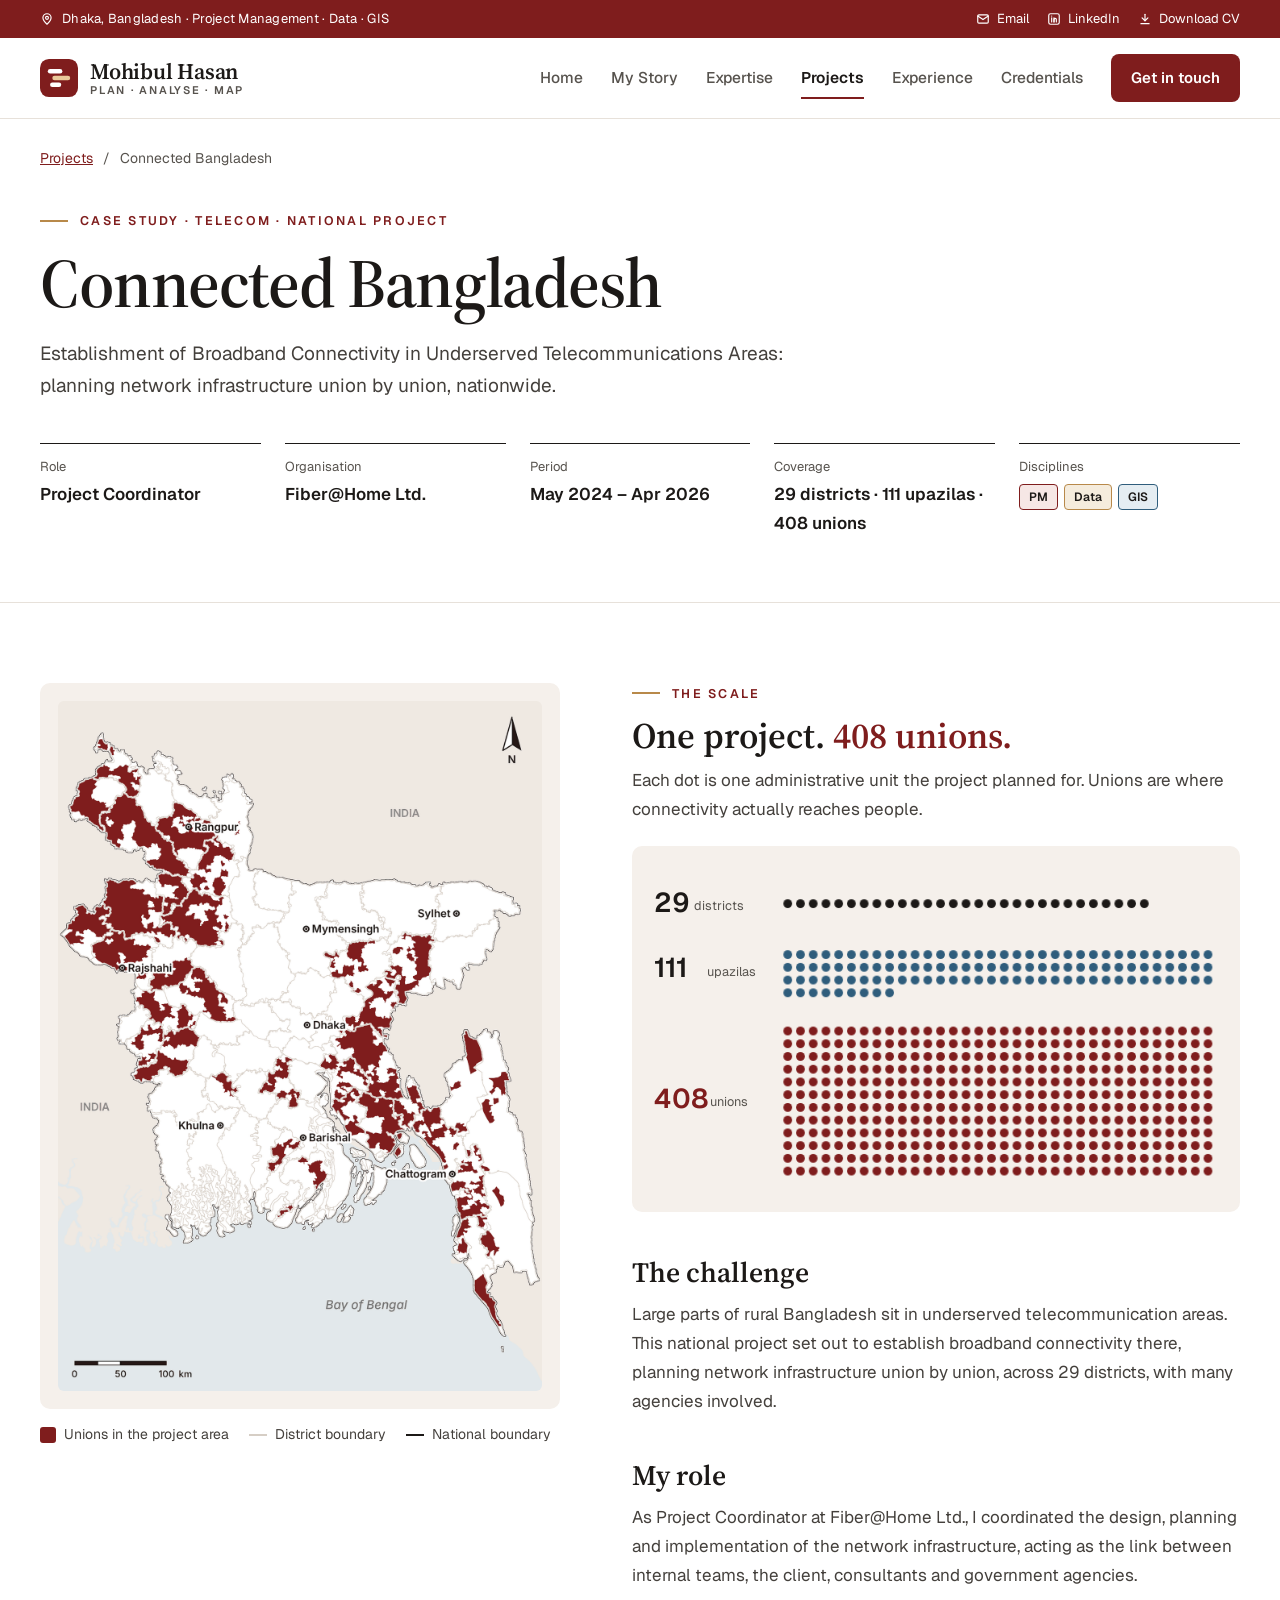
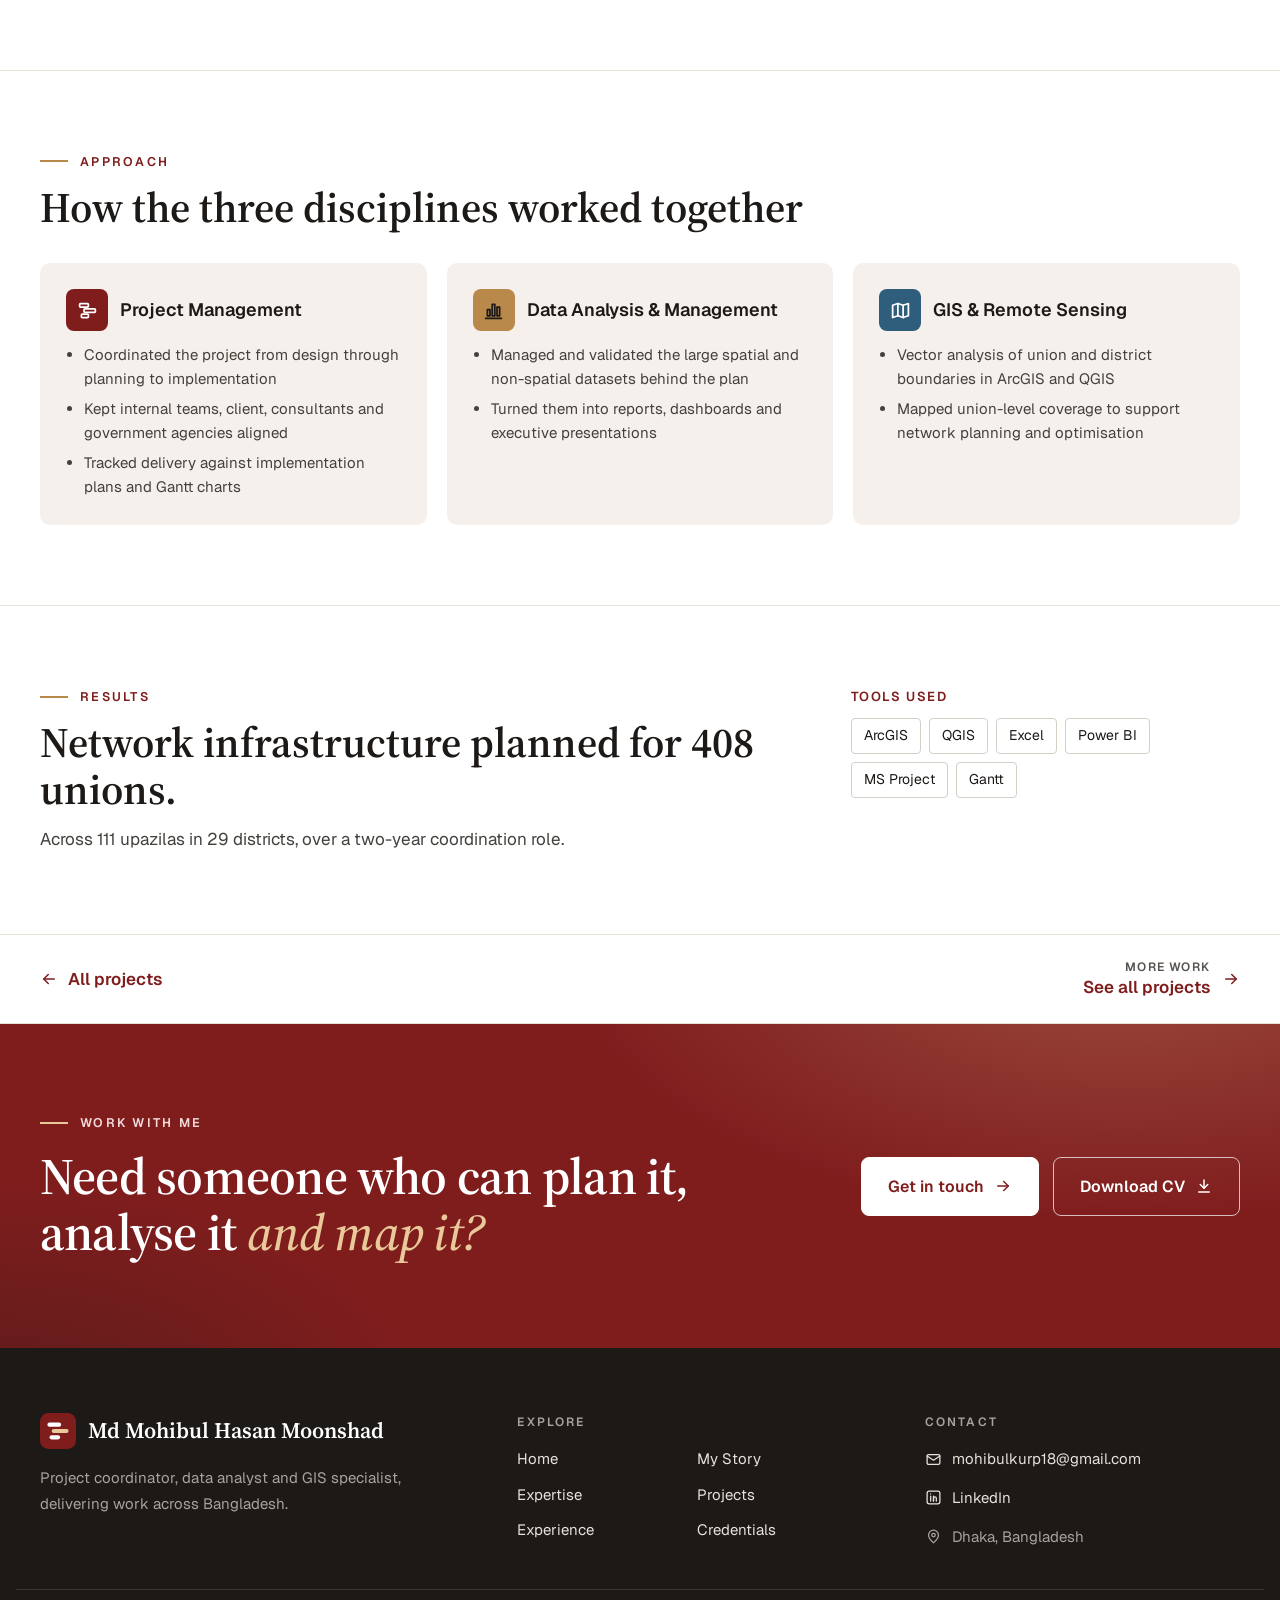
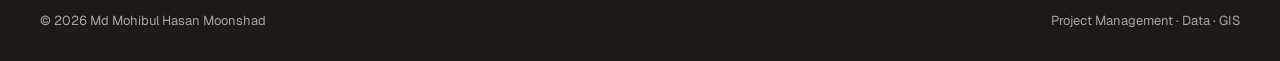
<file: case-connected-bangladesh.html>
<!doctype html>
<html lang="en">
<head>
<meta charset="utf-8">
<meta name="viewport" content="width=device-width, initial-scale=1">
<title>Case study: Connected Bangladesh · Md Mohibul Hasan Moonshad</title>
<meta name="description" content="Broadband connectivity for 408 unions in 111 upazilas across 29 districts.">
<meta name="author" content="Md Mohibul Hasan Moonshad">
<meta property="og:title" content="Case study: Connected Bangladesh · Md Mohibul Hasan Moonshad">
<meta property="og:description" content="Broadband connectivity for 408 unions in 111 upazilas across 29 districts.">
<meta property="og:type" content="website">
<meta name="theme-color" content="#7F1D1D">
<link rel="icon" href="assets/favicon.svg" type="image/svg+xml">
<link rel="preconnect" href="https://fonts.googleapis.com">
<link rel="stylesheet" href="https://fonts.googleapis.com/css2?family=Geist:wght@400;500;600;700&amp;family=Source+Serif+4:ital,opsz,wght@0,8..60,400;0,8..60,600;0,8..60,700;1,8..60,500;1,8..60,600&amp;display=swap">
<style>
body{margin:0}
body{margin:0}
a{color:#7F1D1D}
:focus-visible{outline:2px solid #7F1D1D;outline-offset:3px;border-radius:4px}
.navl{position:relative;text-decoration:none;color:#57534E;padding:8px 0;font-weight:500;transition:color .2s ease}
.navl::after{content:"";position:absolute;left:0;right:0;bottom:0;height:2px;background:#7F1D1D;transform:scaleX(0);transform-origin:left;transition:transform .25s ease}
.navl:hover{color:#1C1917}
.navl:hover::after,.navl[aria-current="page"]::after{transform:scaleX(1)}
.navl[aria-current="page"]{color:#1C1917;font-weight:600}
.btn{transition:transform .2s ease,box-shadow .2s ease,background-color .2s ease,color .2s ease}
.btn:hover{transform:translateY(-2px);box-shadow:0 14px 28px -14px rgba(127,29,29,.6)}
.btn-o:hover{background:#1C1917!important;color:#FFFFFF!important;box-shadow:none}
.btn-w:hover{box-shadow:0 14px 28px -14px rgba(0,0,0,.5)}
.btn-ow:hover{background:#FFFFFF!important;color:#7F1D1D!important;box-shadow:none}
.lift{transition:transform .3s ease,box-shadow .3s ease,border-color .3s ease}
.lift:hover{transform:translateY(-6px);box-shadow:0 28px 50px -28px rgba(28,25,23,.38);border-color:#D6CFC7!important}
.zoom{overflow:hidden}
.zoom img{transition:transform .7s ease}
.lift:hover .zoom img,.zoom:hover img{transform:scale(1.045)}
.arw svg{transition:transform .25s ease}
.arw:hover svg,.lift:hover .arw svg{transform:translateX(5px)}
.flink{color:#E7E1DA;text-decoration:none;transition:color .2s ease}
.flink:hover{color:#FFFFFF;text-decoration:underline}
.tab{transition:color .2s ease,border-color .2s ease}
.tab:hover{color:#1C1917!important}
.chip{transition:background-color .2s ease,color .2s ease,border-color .2s ease}
@media (prefers-reduced-motion: reduce){*{transition:none!important}}
</style>
<link rel="stylesheet" href="assets/site.css">
</head>
<body>
<div id="dc-root">
<div id="c-top" style="background: #FFFFFF; color: #1C1917; font-family: 'Geist', system-ui, sans-serif; font-size: 17px; line-height: 1.7">

  <!-- TOP BAR -->
  <div style="background: #7F1D1D; color: #FFFFFF; font-size: 13px">
    <div style="max-width: 1200px; margin: 0 auto; padding: 8px 24px; display: flex; flex-wrap: wrap; justify-content: space-between; align-items: center; gap: 4px 20px">
      <span style="display: inline-flex; align-items: center; gap: 8px; letter-spacing: 0.02em"><svg aria-hidden="true" width="14" height="14" viewBox="0 0 24 24" fill="none" stroke="currentColor" stroke-width="2" stroke-linecap="round" stroke-linejoin="round"><path d="M12 21s7-6.1 7-11a7 7 0 1 0-14 0c0 4.9 7 11 7 11z"></path><circle cx="12" cy="10" r="2.5"></circle></svg>Dhaka, Bangladesh · Project Management · Data · GIS</span>
      <span style="display: inline-flex; align-items: center; gap: 18px"><a href="mailto:mohibulkurp18@gmail.com" style="color: #FFFFFF; text-decoration: none; display: inline-flex; align-items: center; gap: 7px"><svg aria-hidden="true" width="14" height="14" viewBox="0 0 24 24" fill="none" stroke="currentColor" stroke-width="2" stroke-linecap="round" stroke-linejoin="round"><rect x="3" y="5" width="18" height="14" rx="2"></rect><path d="m3 7 9 6 9-6"></path></svg>Email</a><a href="https://www.linkedin.com/in/md-mohibul-hasan-moonshad/" style="color: #FFFFFF; text-decoration: none; display: inline-flex; align-items: center; gap: 7px"><svg aria-hidden="true" width="14" height="14" viewBox="0 0 24 24" fill="none" stroke="currentColor" stroke-width="2" stroke-linecap="round" stroke-linejoin="round"><rect x="3" y="3" width="18" height="18" rx="3"></rect><path d="M8 10v7"></path><path d="M8 7v.01"></path><path d="M12 17v-4a2 2 0 0 1 4 0v4"></path><path d="M12 10v7"></path></svg>LinkedIn</a><a href="assets/Mohibul_Hasan_CV.pdf" download="Mohibul_Hasan_CV.pdf" target="_blank" rel="noopener" style="color: #FFFFFF; text-decoration: none; display: inline-flex; align-items: center; gap: 7px"><svg aria-hidden="true" width="14" height="14" viewBox="0 0 24 24" fill="none" stroke="currentColor" stroke-width="2" stroke-linecap="round" stroke-linejoin="round"><path d="M12 4v11"></path><path d="M7 10l5 5 5-5"></path><path d="M5 20h14"></path></svg>Download CV</a></span>
    </div>
  </div>

  <!-- NAV -->
  <header style="position: sticky; top: 0; z-index: 20; background: rgba(255, 255, 255, 0.94); backdrop-filter: saturate(160%) blur(10px); -webkit-backdrop-filter: saturate(160%) blur(10px); border-bottom: 1px solid #E7E1DA">
    <div style="max-width: 1200px; margin: 0 auto; padding: 16px 24px; display: flex; flex-wrap: wrap; align-items: center; justify-content: space-between; gap: 12px 28px">
      <a href="index.html" style="display: flex; align-items: center; gap: 12px; text-decoration: none; color: #1C1917">
        <svg aria-hidden="true" width="38" height="38" viewBox="0 0 34 34"><rect width="34" height="34" rx="8" fill="#7F1D1D"></rect><rect x="7" y="9" width="13" height="4" rx="2" fill="#FFFFFF"></rect><rect x="11" y="15" width="16" height="4" rx="2" fill="#E9C99A"></rect><rect x="9" y="21" width="10" height="4" rx="2" fill="#FFFFFF"></rect></svg>
        <span style="line-height: 1.15"><span style="display: block; font-family: 'Source Serif 4', Georgia, serif; font-size: 22px; font-weight: 600; letter-spacing: -0.01em">Mohibul Hasan</span><span style="display: block; font-size: 11px; font-weight: 600; letter-spacing: 0.16em; color: #57534E">PLAN · ANALYSE · MAP</span></span>
      </a>
      <nav aria-label="Primary" style="display: flex; flex-wrap: wrap; align-items: center; gap: 4px 28px">
        <a class="navl" href="index.html" style="font-size: 15.5px">Home</a><a class="navl" href="story.html" style="font-size: 15.5px">My Story</a><a class="navl" href="expertise.html" style="font-size: 15.5px">Expertise</a><a class="navl" href="projects.html" aria-current="page" style="font-size: 15.5px">Projects</a><a class="navl" href="experience.html" style="font-size: 15.5px">Experience</a><a class="navl" href="credentials.html" style="font-size: 15.5px">Credentials</a>
        <a href="mailto:mohibulkurp18@gmail.com?subject=Portfolio%20enquiry" class="btn" style="text-decoration: none; background: #7F1D1D; color: #FFFFFF; padding: 11px 20px; border-radius: 8px; font-weight: 600; font-size: 15px; min-height: 44px; box-sizing: border-box; display: inline-flex; align-items: center">Get in touch</a>
      </nav>
    </div>
  </header>

  <!-- PAGE HEADER -->
  <section aria-label="Case study overview" style="border-bottom: 1px solid #E7E1DA">
    <div style="max-width: 1200px; margin: 0 auto; padding: 28px 24px 64px">
      <nav aria-label="Breadcrumb" style="font-size: 14px; color: #57534E; display: flex; gap: 10px; align-items: center"><a href="projects.html">Projects</a><span aria-hidden="true">/</span><span aria-current="page">Connected Bangladesh</span></nav>
      <p style="margin: 40px 0 16px; display: flex; align-items: center; gap: 12px; font-size: 12.5px; font-weight: 600; letter-spacing: 0.18em; color: #7F1D1D"><span aria-hidden="true" style="flex: 0 0 28px; height: 2px; background: #B8894A"></span>CASE STUDY · TELECOM · NATIONAL PROJECT</p>
      <h1 style="margin: 0; font-family: 'Source Serif 4', Georgia, serif; font-weight: 600; font-size: clamp(42px, 5.4vw, 76px); line-height: 1.02; letter-spacing: -0.02em">Connected Bangladesh</h1>
      <p style="margin: 20px 0 0; max-width: 760px; font-size: 19px; color: #44403C">Establishment of Broadband Connectivity in Underserved Telecommunications Areas: planning network infrastructure union by union, nationwide.</p>
      <dl style="margin: 40px 0 0; display: grid; grid-template-columns: repeat(auto-fit, minmax(190px, 1fr)); gap: 20px 24px">
        <div style="border-top: 1px solid #1C1917; padding-top: 12px"><dt style="font-size: 13px; color: #57534E">Role</dt><dd style="margin: 2px 0 0; font-weight: 600">Project Coordinator</dd></div>
        <div style="border-top: 1px solid #1C1917; padding-top: 12px"><dt style="font-size: 13px; color: #57534E">Organisation</dt><dd style="margin: 2px 0 0; font-weight: 600">Fiber@Home Ltd.</dd></div>
        <div style="border-top: 1px solid #1C1917; padding-top: 12px"><dt style="font-size: 13px; color: #57534E">Period</dt><dd style="margin: 2px 0 0; font-weight: 600">May 2024 – Apr 2026</dd></div>
        <div style="border-top: 1px solid #1C1917; padding-top: 12px"><dt style="font-size: 13px; color: #57534E">Coverage</dt><dd style="margin: 2px 0 0; font-weight: 600">29 districts · 111 upazilas · 408 unions</dd></div>
        <div style="border-top: 1px solid #1C1917; padding-top: 12px"><dt style="font-size: 13px; color: #57534E">Disciplines</dt><dd style="margin: 6px 0 0; display: flex; flex-wrap: wrap; gap: 6px; font-size: 12px; font-weight: 600"><span style="background: #F6E7E5; border: 1px solid #7F1D1D; padding: 2px 9px; border-radius: 4px">PM</span><span style="background: #F5ECDD; border: 1px solid #B8894A; padding: 2px 9px; border-radius: 4px">Data</span><span style="background: #E5EDF2; border: 1px solid #2F5D7C; padding: 2px 9px; border-radius: 4px">GIS</span></dd></div>
      </dl>
    </div>
  </section>

  <!-- MAP + SCALE -->
  <section aria-label="Coverage and scale" style="border-bottom: 1px solid #E7E1DA">
    <div style="max-width: 1200px; margin: 0 auto; padding: 80px 24px; display: flex; flex-wrap: wrap; gap: 48px 72px; align-items: flex-start">
      <figure style="flex: 1 1 400px; max-width: 520px; min-width: 0; margin: 0">
        <div style="background: #F5F0EB; border-radius: 10px; padding: 18px">
          <img src="assets/img/map-connected-bangladesh.png" alt="Connected Bangladesh coverage map: unions in the project area shaded burgundy across 29 districts, with district boundaries, division cities, scale bar and north arrow" style="display: block; width: 100%; aspect-ratio: 1200 / 1712; object-fit: cover; border-radius: 6px">
        </div>
        <figcaption style="margin-top: 14px; display: flex; flex-wrap: wrap; gap: 8px 20px; font-size: 14px; color: #44403C">
          <span style="display: inline-flex; align-items: center; gap: 8px"><span aria-hidden="true" style="width: 16px; height: 16px; border-radius: 3px; background: #7F1D1D"></span>Unions in the project area</span>
          <span style="display: inline-flex; align-items: center; gap: 8px"><span aria-hidden="true" style="width: 18px; height: 0; border-top: 2px solid #D6CEC5"></span>District boundary</span>
          <span style="display: inline-flex; align-items: center; gap: 8px"><span aria-hidden="true" style="width: 18px; height: 0; border-top: 2px solid #1C1917"></span>National boundary</span>
        </figcaption>
      </figure>
      <div style="flex: 1 1 480px; min-width: 0; display: flex; flex-direction: column; gap: 44px">
        <div>
          <p style="margin: 0 0 12px; display: flex; align-items: center; gap: 12px; font-size: 12.5px; font-weight: 600; letter-spacing: 0.18em; color: #7F1D1D"><span aria-hidden="true" style="flex: 0 0 28px; height: 2px; background: #B8894A"></span>THE SCALE</p>
          <h2 style="margin: 0 0 10px; font-family: 'Source Serif 4', Georgia, serif; font-weight: 600; font-size: 36px; line-height: 1.12">One project. <span style="color: #7F1D1D">408 unions.</span></h2>
          <p style="margin: 0 0 22px; color: #44403C">Each dot is one administrative unit the project planned for. Unions are where connectivity actually reaches people.</p>
          <div style="background: #F5F0EB; border-radius: 10px; padding: 24px 22px">
            <svg role="img" aria-label="Dot chart: 29 districts, 111 upazilas and 408 unions, one dot per unit" viewBox="0 -30 620 350" style="display: block; width: 100%; height: auto">
              <defs>
                <pattern id="cw-d" width="14" height="14" patternUnits="userSpaceOnUse"><circle cx="7" cy="7" r="4.8" fill="#1C1917"></circle></pattern>
                <pattern id="cw-u" width="14" height="14" patternUnits="userSpaceOnUse"><circle cx="7" cy="7" r="4.8" fill="#2F5D7C"></circle></pattern>
                <pattern id="cw-n" width="14" height="14" patternUnits="userSpaceOnUse"><circle cx="7" cy="7" r="4.8" fill="#7F1D1D"></circle></pattern>
              </defs>
              <rect x="140" y="0" width="406" height="14" fill="url(#cw-d)"></rect>
              <rect x="140" y="56" width="476" height="42" fill="url(#cw-u)"></rect>
              <rect x="140" y="98" width="126" height="14" fill="url(#cw-u)"></rect>
              <rect x="140" y="140" width="476" height="168" fill="url(#cw-n)"></rect>
              <g font-family="Geist, sans-serif" fill="#1C1917">
                <text x="0" y="16" font-family="Source Serif 4, Georgia, serif" font-weight="600" font-size="30">29</text><text x="44" y="14" font-size="14" fill="#57534E">districts</text>
                <text x="0" y="88" font-family="Source Serif 4, Georgia, serif" font-weight="600" font-size="30">111</text><text x="58" y="86" font-size="14" fill="#57534E">upazilas</text>
                <text x="0" y="232" font-family="Source Serif 4, Georgia, serif" font-weight="600" font-size="30" fill="#7F1D1D">408</text><text x="62" y="230" font-size="14" fill="#57534E">unions</text>
              </g>
            </svg>
          </div>
        </div>
        <div>
          <h2 style="margin: 0 0 10px; font-family: 'Source Serif 4', Georgia, serif; font-weight: 600; font-size: 28px; line-height: 1.2">The challenge</h2>
          <p style="margin: 0; color: #44403C">Large parts of rural Bangladesh sit in underserved telecommunication areas. This national project set out to establish broadband connectivity there, planning network infrastructure union by union, across 29 districts, with many agencies involved.</p>
        </div>
        <div>
          <h2 style="margin: 0 0 10px; font-family: 'Source Serif 4', Georgia, serif; font-weight: 600; font-size: 28px; line-height: 1.2">My role</h2>
          <p style="margin: 0; color: #44403C">As Project Coordinator at Fiber@Home Ltd., I coordinated the design, planning and implementation of the network infrastructure, acting as the link between internal teams, the client, consultants and government agencies.</p>
        </div>
      </div>
    </div>
  </section>

  <!-- APPROACH -->
  <section aria-labelledby="c-how" style="border-bottom: 1px solid #E7E1DA">
    <div style="max-width: 1200px; margin: 0 auto; padding: 80px 24px">
      <p style="margin: 0 0 12px; display: flex; align-items: center; gap: 12px; font-size: 12.5px; font-weight: 600; letter-spacing: 0.18em; color: #7F1D1D"><span aria-hidden="true" style="flex: 0 0 28px; height: 2px; background: #B8894A"></span>APPROACH</p>
      <h2 id="c-how" style="margin: 0 0 32px; font-family: 'Source Serif 4', Georgia, serif; font-weight: 600; font-size: clamp(32px, 3.4vw, 42px); line-height: 1.12">How the three disciplines worked together</h2>
      <div style="display: grid; grid-template-columns: repeat(auto-fit, minmax(300px, 1fr)); gap: 20px">
        <div style="background: #F5F0EB; border-radius: 10px; padding: 26px">
          <div style="display: flex; align-items: center; gap: 12px; margin-bottom: 12px"><span style="width: 42px; height: 42px; border-radius: 8px; background: #7F1D1D; color: #FFFFFF; display: flex; align-items: center; justify-content: center"><svg aria-hidden="true" width="21" height="21" viewBox="0 0 24 24" fill="none" stroke="currentColor" stroke-width="2" stroke-linecap="round" stroke-linejoin="round"><rect x="3" y="4" width="10" height="4" rx="1"></rect><rect x="8" y="10" width="13" height="4" rx="1"></rect><rect x="5" y="16" width="8" height="4" rx="1"></rect></svg></span><h3 style="margin: 0; font-size: 18px; font-weight: 600">Project Management</h3></div>
          <ul style="margin: 0; padding-left: 18px; font-size: 15px; color: #44403C; line-height: 1.6; display: flex; flex-direction: column; gap: 6px"><li>Coordinated the project from design through planning to implementation</li><li>Kept internal teams, client, consultants and government agencies aligned</li><li>Tracked delivery against implementation plans and Gantt charts</li></ul>
        </div>
        <div style="background: #F5F0EB; border-radius: 10px; padding: 26px">
          <div style="display: flex; align-items: center; gap: 12px; margin-bottom: 12px"><span style="width: 42px; height: 42px; border-radius: 8px; background: #B8894A; color: #1C1917; display: flex; align-items: center; justify-content: center"><svg aria-hidden="true" width="21" height="21" viewBox="0 0 24 24" fill="none" stroke="currentColor" stroke-width="2" stroke-linecap="round" stroke-linejoin="round"><path d="M3 21h18"></path><rect x="5" y="11" width="3" height="7"></rect><rect x="10.5" y="5" width="3" height="13"></rect><rect x="16" y="8" width="3" height="10"></rect></svg></span><h3 style="margin: 0; font-size: 18px; font-weight: 600">Data Analysis &amp; Management</h3></div>
          <ul style="margin: 0; padding-left: 18px; font-size: 15px; color: #44403C; line-height: 1.6; display: flex; flex-direction: column; gap: 6px"><li>Managed and validated the large spatial and non-spatial datasets behind the plan</li><li>Turned them into reports, dashboards and executive presentations</li></ul>
        </div>
        <div style="background: #F5F0EB; border-radius: 10px; padding: 26px">
          <div style="display: flex; align-items: center; gap: 12px; margin-bottom: 12px"><span style="width: 42px; height: 42px; border-radius: 8px; background: #2F5D7C; color: #FFFFFF; display: flex; align-items: center; justify-content: center"><svg aria-hidden="true" width="21" height="21" viewBox="0 0 24 24" fill="none" stroke="currentColor" stroke-width="2" stroke-linecap="round" stroke-linejoin="round"><path d="M9 4 3 6v14l6-2 6 2 6-2V4l-6 2-6-2z"></path><path d="M9 4v14"></path><path d="M15 6v14"></path></svg></span><h3 style="margin: 0; font-size: 18px; font-weight: 600">GIS &amp; Remote Sensing</h3></div>
          <ul style="margin: 0; padding-left: 18px; font-size: 15px; color: #44403C; line-height: 1.6; display: flex; flex-direction: column; gap: 6px"><li>Vector analysis of union and district boundaries in ArcGIS and QGIS</li><li>Mapped union-level coverage to support network planning and optimisation</li></ul>
        </div>
      </div>
    </div>
  </section>

  <!-- RESULTS -->
  <section aria-labelledby="c-res" style="border-bottom: 1px solid #E7E1DA">
    <div style="max-width: 1200px; margin: 0 auto; padding: 80px 24px; display: flex; flex-wrap: wrap; gap: 32px 72px">
      <div style="flex: 2 1 560px; min-width: 0">
        <p style="margin: 0 0 12px; display: flex; align-items: center; gap: 12px; font-size: 12.5px; font-weight: 600; letter-spacing: 0.18em; color: #7F1D1D"><span aria-hidden="true" style="flex: 0 0 28px; height: 2px; background: #B8894A"></span>RESULTS</p>
        <h2 id="c-res" style="margin: 0 0 12px; font-family: 'Source Serif 4', Georgia, serif; font-weight: 600; font-size: clamp(32px, 3.4vw, 42px); line-height: 1.12">Network infrastructure planned for 408 unions.</h2>
        <p style="margin: 0; color: #44403C">Across 111 upazilas in 29 districts, over a two-year coordination role.</p>
      </div>
      <div style="flex: 1 1 300px; min-width: 0">
        <p style="margin: 0 0 10px; font-size: 13px; font-weight: 600; letter-spacing: 0.12em; color: #7F1D1D">TOOLS USED</p>
        <p style="margin: 0; display: flex; flex-wrap: wrap; gap: 8px; font-size: 14px"><span style="border: 1px solid #D6CFC7; padding: 5px 12px; border-radius: 4px">ArcGIS</span><span style="border: 1px solid #D6CFC7; padding: 5px 12px; border-radius: 4px">QGIS</span><span style="border: 1px solid #D6CFC7; padding: 5px 12px; border-radius: 4px">Excel</span><span style="border: 1px solid #D6CFC7; padding: 5px 12px; border-radius: 4px">Power BI</span><span style="border: 1px solid #D6CFC7; padding: 5px 12px; border-radius: 4px">MS Project</span><span style="border: 1px solid #D6CFC7; padding: 5px 12px; border-radius: 4px">Gantt</span></p>
      </div>
    </div>
  </section>

  <!-- PREV / NEXT -->
  <nav aria-label="More case studies" style="border-bottom: 1px solid #E7E1DA">
    <div style="max-width: 1200px; margin: 0 auto; padding: 22px 24px; display: flex; flex-wrap: wrap; justify-content: space-between; gap: 16px">
      <a href="projects.html" style="text-decoration: none; display: inline-flex; align-items: center; gap: 10px; font-weight: 600; min-height: 44px"><svg aria-hidden="true" width="18" height="18" viewBox="0 0 24 24" fill="none" stroke="currentColor" stroke-width="2" stroke-linecap="round" stroke-linejoin="round"><path d="M19 12H5"></path><path d="M11 6l-6 6 6 6"></path></svg>All projects</a>
      <a href="projects.html" style="text-decoration: none; display: inline-flex; align-items: center; gap: 12px; font-weight: 600; min-height: 44px"><span style="text-align: right; line-height: 1.3"><span style="display: block; font-size: 12px; font-weight: 600; letter-spacing: 0.1em; color: #57534E">MORE WORK</span>See all projects</span><svg aria-hidden="true" width="18" height="18" viewBox="0 0 24 24" fill="none" stroke="currentColor" stroke-width="2" stroke-linecap="round" stroke-linejoin="round"><path d="M5 12h14"></path><path d="M13 6l6 6-6 6"></path></svg></a>
    </div>
  </nav>

  <!-- CTA -->
  <section aria-labelledby="cta-h" style="background: radial-gradient(900px 420px at 88% -20%, rgba(233, 201, 154, 0.26), rgba(233, 201, 154, 0) 62%), radial-gradient(700px 380px at 0% 120%, rgba(28, 25, 23, 0.35), rgba(28, 25, 23, 0) 60%), #7F1D1D; color: #FFFFFF">
    <div style="max-width: 1200px; margin: 0 auto; padding: 88px 24px; display: flex; flex-wrap: wrap; align-items: center; justify-content: space-between; gap: 32px 56px">
      <div style="flex: 1 1 560px; min-width: 0">
        <p style="margin: 0 0 16px; display: flex; align-items: center; gap: 12px; font-size: 12.5px; font-weight: 600; letter-spacing: 0.18em; color: #F3DADA"><span aria-hidden="true" style="flex: 0 0 28px; height: 2px; background: #E9C99A"></span>WORK WITH ME</p>
        <h2 id="cta-h" style="margin: 0; font-family: 'Source Serif 4', Georgia, serif; font-weight: 600; font-size: clamp(34px, 4vw, 56px); line-height: 1.08; letter-spacing: -0.015em">Need someone who can plan it, analyse it <em style="font-style: italic; font-weight: 500; color: #E9C99A">and map it?</em></h2>
      </div>
      <div style="display: flex; flex-wrap: wrap; gap: 14px">
        <a href="mailto:mohibulkurp18@gmail.com?subject=Portfolio%20enquiry" class="btn btn-w"  style="text-decoration: none; font-weight: 600; font-size: 16px; padding: 15px 26px; border-radius: 8px; min-height: 54px; box-sizing: border-box; display: inline-flex; align-items: center; gap: 10px; background: #FFFFFF; color: #7F1D1D; border: 1.5px solid #FFFFFF">Get in touch<svg aria-hidden="true" width="18" height="18" viewBox="0 0 24 24" fill="none" stroke="currentColor" stroke-width="2" stroke-linecap="round" stroke-linejoin="round"><path d="M5 12h14"></path><path d="M13 6l6 6-6 6"></path></svg></a>
        <a href="assets/Mohibul_Hasan_CV.pdf" download="Mohibul_Hasan_CV.pdf" target="_blank" rel="noopener" class="btn btn-ow"  style="text-decoration: none; font-weight: 600; font-size: 16px; padding: 15px 26px; border-radius: 8px; min-height: 54px; box-sizing: border-box; display: inline-flex; align-items: center; gap: 10px; background: transparent; color: #FFFFFF; border: 1.5px solid rgba(255,255,255,.7)">Download CV<svg aria-hidden="true" width="18" height="18" viewBox="0 0 24 24" fill="none" stroke="currentColor" stroke-width="2" stroke-linecap="round" stroke-linejoin="round"><path d="M12 4v11"></path><path d="M7 10l5 5 5-5"></path><path d="M5 20h14"></path></svg></a>
      </div>
    </div>
  </section>

  <!-- FOOTER -->
  <footer style="background: #1C1917; color: #E7E1DA; font-size: 15px">
    <div style="max-width: 1200px; margin: 0 auto; padding: 64px 24px 40px; display: flex; flex-wrap: wrap; gap: 40px 72px">
      <div style="flex: 1.4 1 300px; min-width: 0">
        <div style="display: flex; align-items: center; gap: 12px"><svg aria-hidden="true" width="36" height="36" viewBox="0 0 34 34"><rect width="34" height="34" rx="8" fill="#7F1D1D"></rect><rect x="7" y="9" width="13" height="4" rx="2" fill="#FFFFFF"></rect><rect x="11" y="15" width="16" height="4" rx="2" fill="#E9C99A"></rect><rect x="9" y="21" width="10" height="4" rx="2" fill="#FFFFFF"></rect></svg><span style="font-family: 'Source Serif 4', Georgia, serif; font-weight: 600; font-size: 22px; color: #FFFFFF">Md Mohibul Hasan Moonshad</span></div>
        <p style="margin: 16px 0 0; max-width: 380px; color: #A8A29E">Project coordinator, data analyst and GIS specialist, delivering work across Bangladesh.</p>
      </div>
      <nav aria-label="Footer" style="flex: 1 1 260px; min-width: 0">
        <p style="margin: 0 0 14px; font-size: 12px; font-weight: 600; letter-spacing: 0.18em; color: #A8A29E">EXPLORE</p>
        <ul style="list-style: none; margin: 0; padding: 0; display: grid; grid-template-columns: repeat(2, minmax(0, 1fr)); gap: 10px 24px"><li><a class="flink" href="index.html">Home</a></li><li><a class="flink" href="story.html">My Story</a></li><li><a class="flink" href="expertise.html">Expertise</a></li><li><a class="flink" href="projects.html">Projects</a></li><li><a class="flink" href="experience.html">Experience</a></li><li><a class="flink" href="credentials.html">Credentials</a></li></ul>
      </nav>
      <div style="flex: 1 1 240px; min-width: 0">
        <p style="margin: 0 0 14px; font-size: 12px; font-weight: 600; letter-spacing: 0.18em; color: #A8A29E">CONTACT</p>
        <ul style="list-style: none; margin: 0; padding: 0; display: grid; gap: 10px">
          <li><a class="flink" href="mailto:mohibulkurp18@gmail.com" style="display: inline-flex; align-items: center; gap: 10px"><svg aria-hidden="true" width="17" height="17" viewBox="0 0 24 24" fill="none" stroke="currentColor" stroke-width="1.8" stroke-linecap="round" stroke-linejoin="round"><rect x="3" y="5" width="18" height="14" rx="2"></rect><path d="m3 7 9 6 9-6"></path></svg>mohibulkurp18@gmail.com</a></li>
          <li><a class="flink" href="https://www.linkedin.com/in/md-mohibul-hasan-moonshad/" style="display: inline-flex; align-items: center; gap: 10px"><svg aria-hidden="true" width="17" height="17" viewBox="0 0 24 24" fill="none" stroke="currentColor" stroke-width="1.8" stroke-linecap="round" stroke-linejoin="round"><rect x="3" y="3" width="18" height="18" rx="3"></rect><path d="M8 10v7"></path><path d="M8 7v.01"></path><path d="M12 17v-4a2 2 0 0 1 4 0v4"></path><path d="M12 10v7"></path></svg>LinkedIn</a></li>
          <li style="display: inline-flex; align-items: center; gap: 10px; color: #A8A29E"><svg aria-hidden="true" width="17" height="17" viewBox="0 0 24 24" fill="none" stroke="currentColor" stroke-width="1.8" stroke-linecap="round" stroke-linejoin="round"><path d="M12 21s7-6.1 7-11a7 7 0 1 0-14 0c0 4.9 7 11 7 11z"></path><circle cx="12" cy="10" r="2.5"></circle></svg>Dhaka, Bangladesh</li>
        </ul>
      </div>
    </div>
    <div style="max-width: 1200px; margin: 0 auto; padding: 20px 24px 28px; border-top: 1px solid #3A3531; display: flex; flex-wrap: wrap; justify-content: space-between; gap: 8px 24px; font-size: 13px; color: #A8A29E">
      <span>© 2026 Md Mohibul Hasan Moonshad</span><span>Project Management · Data · GIS</span>
    </div>
  </footer>
</div>
</div>
<script src="assets/site.js"></script>
</body>
</html>
</file>
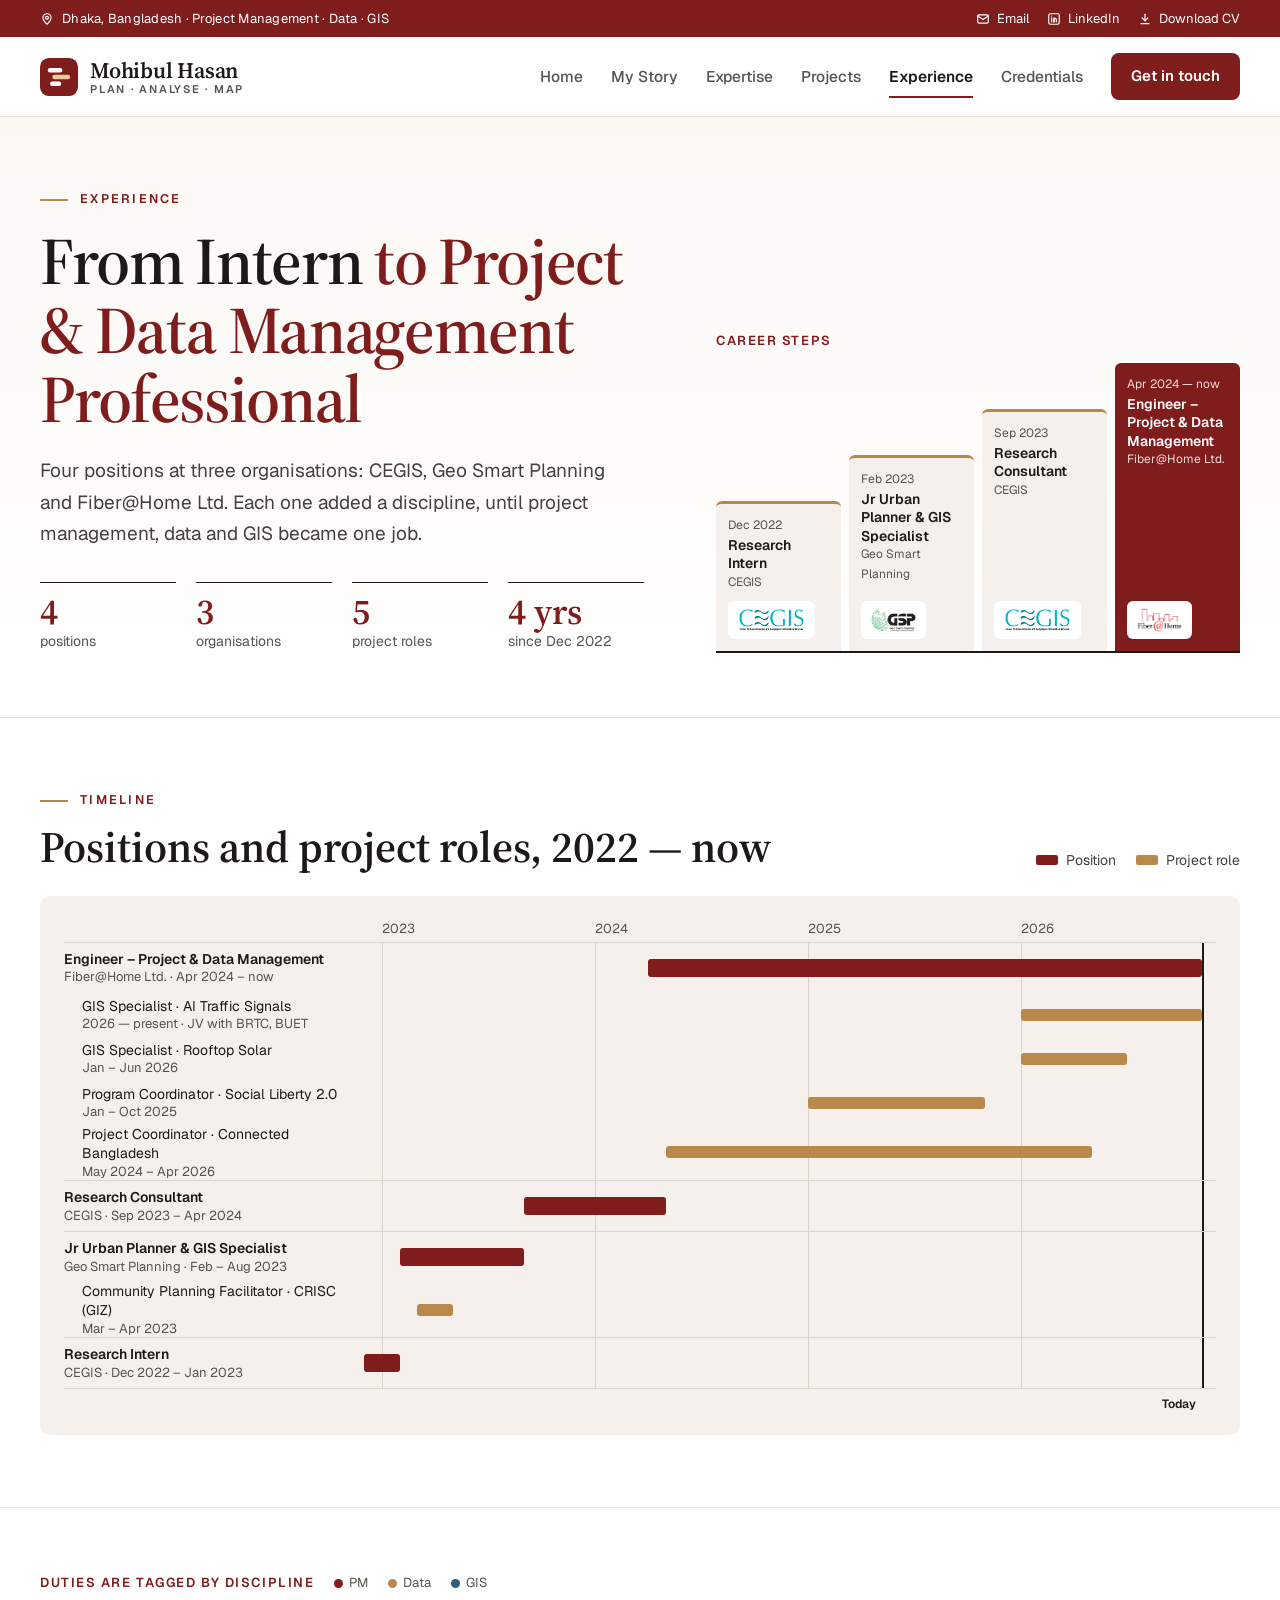
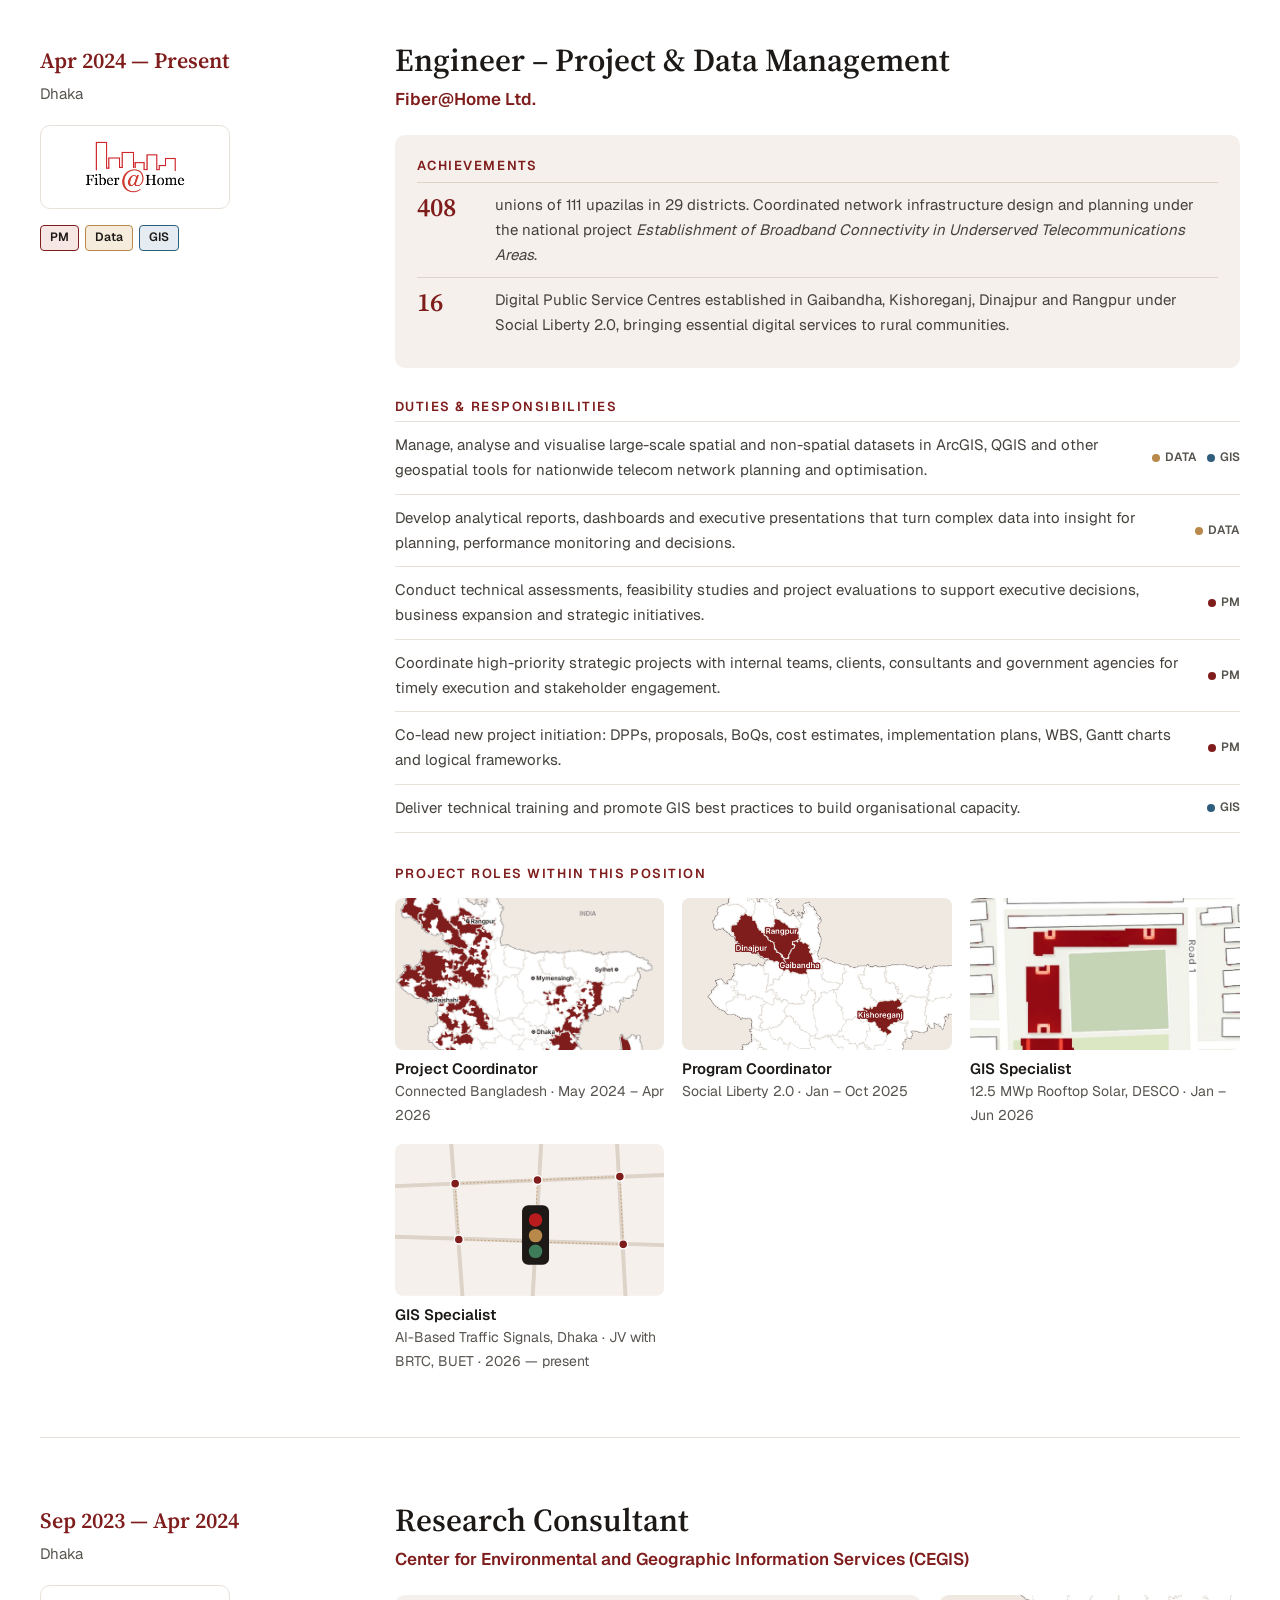
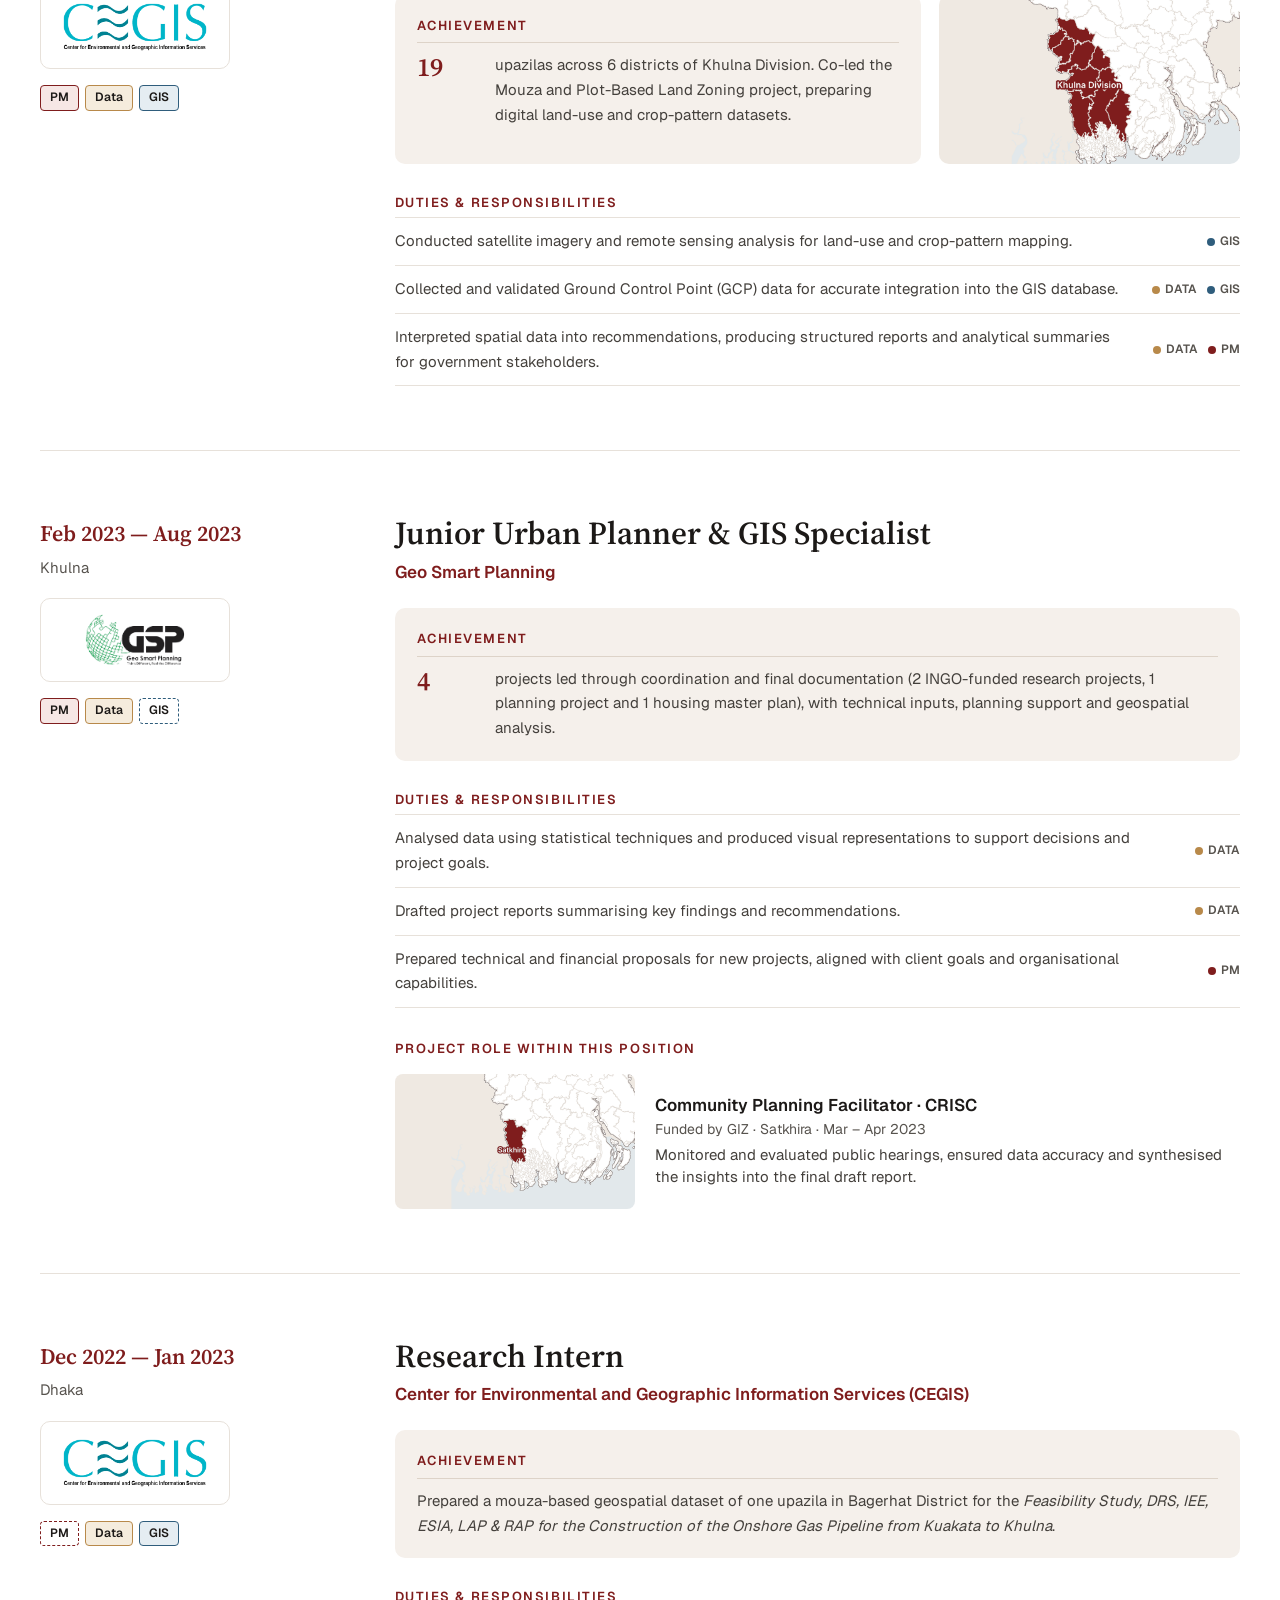
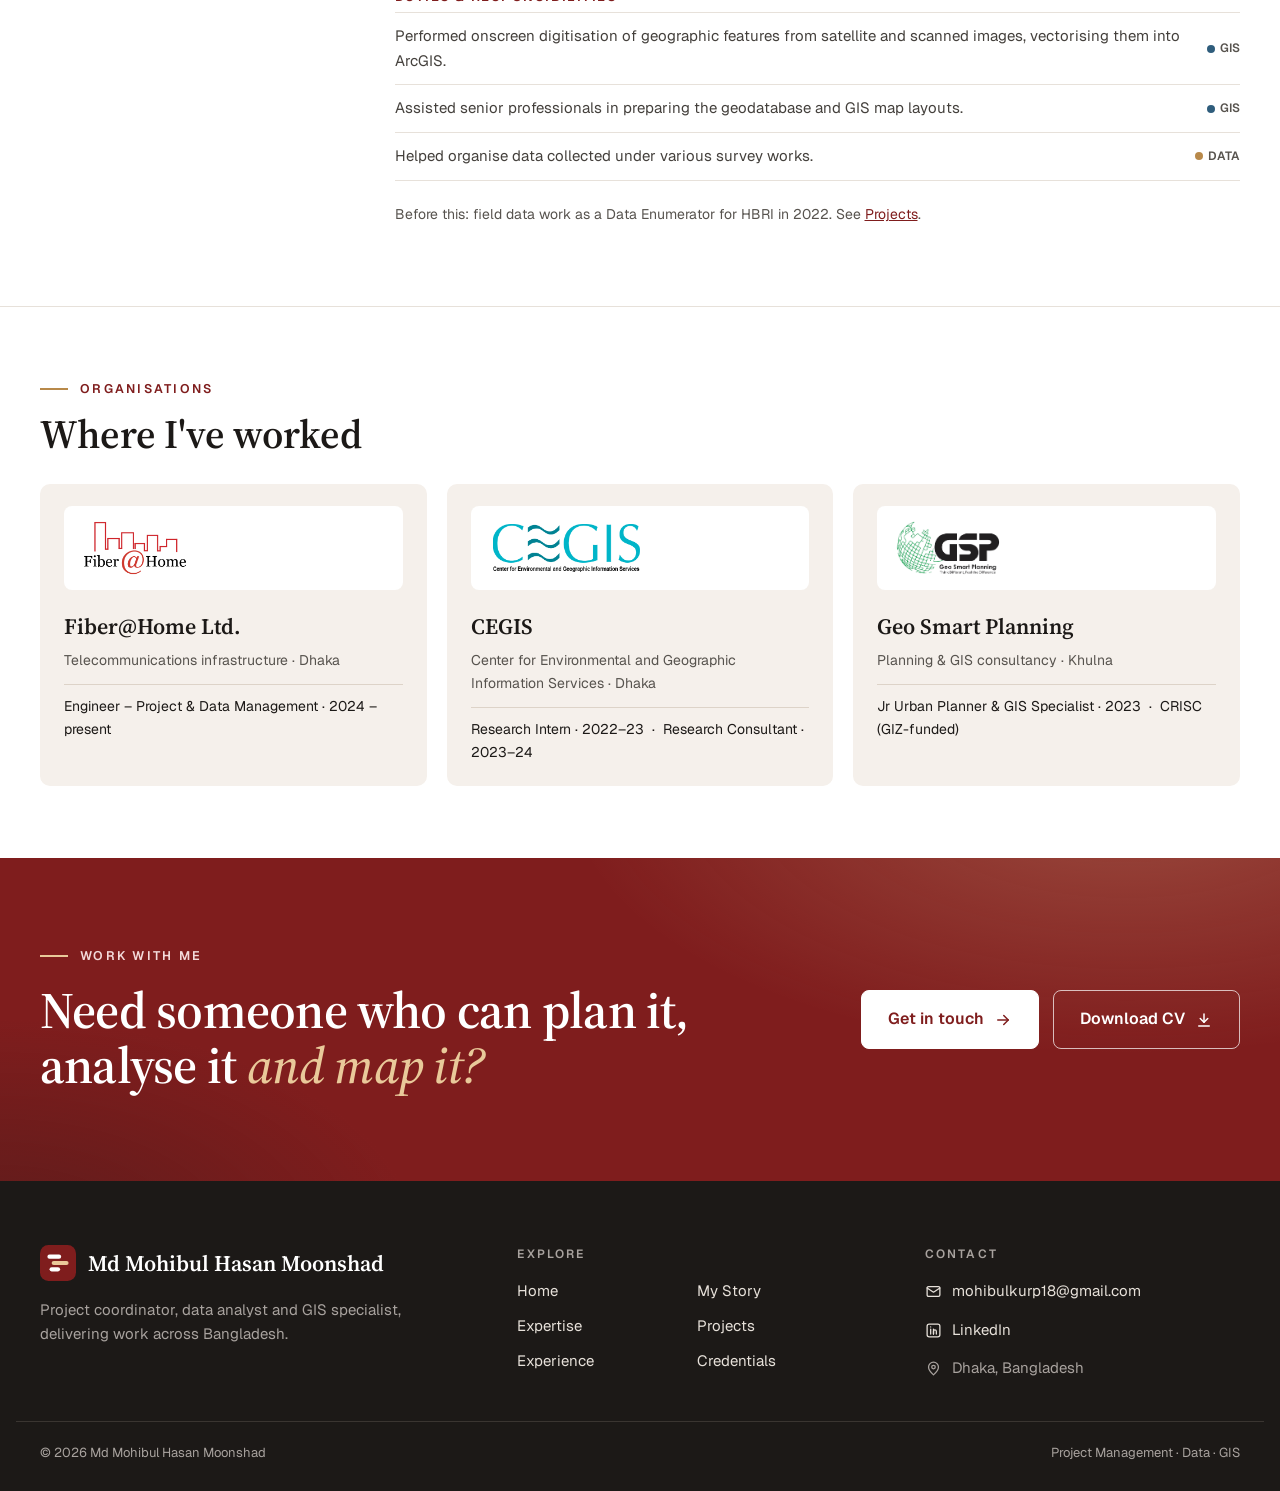
<file: experience.html>
<!doctype html>
<html lang="en">
<head>
<meta charset="utf-8">
<meta name="viewport" content="width=device-width, initial-scale=1">
<title>Experience · Md Mohibul Hasan Moonshad</title>
<meta name="description" content="From research intern at CEGIS to Engineer – Project & Data Management at Fiber@Home Ltd.">
<meta name="author" content="Md Mohibul Hasan Moonshad">
<meta property="og:title" content="Experience · Md Mohibul Hasan Moonshad">
<meta property="og:description" content="From research intern at CEGIS to Engineer – Project & Data Management at Fiber@Home Ltd.">
<meta property="og:type" content="website">
<meta name="theme-color" content="#7F1D1D">
<link rel="icon" href="assets/favicon.svg" type="image/svg+xml">
<link rel="preconnect" href="https://fonts.googleapis.com">
<link rel="stylesheet" href="https://fonts.googleapis.com/css2?family=Geist:wght@400;500;600;700&amp;family=Source+Serif+4:ital,opsz,wght@0,8..60,400;0,8..60,600;0,8..60,700;1,8..60,500;1,8..60,600&amp;display=swap">
<style>
body{margin:0}
body{margin:0}
a{color:#7F1D1D}
:focus-visible{outline:2px solid #7F1D1D;outline-offset:3px;border-radius:4px}
.navl{position:relative;text-decoration:none;color:#57534E;padding:8px 0;font-weight:500;transition:color .2s ease}
.navl::after{content:"";position:absolute;left:0;right:0;bottom:0;height:2px;background:#7F1D1D;transform:scaleX(0);transform-origin:left;transition:transform .25s ease}
.navl:hover{color:#1C1917}
.navl:hover::after,.navl[aria-current="page"]::after{transform:scaleX(1)}
.navl[aria-current="page"]{color:#1C1917;font-weight:600}
.btn{transition:transform .2s ease,box-shadow .2s ease,background-color .2s ease,color .2s ease}
.btn:hover{transform:translateY(-2px);box-shadow:0 14px 28px -14px rgba(127,29,29,.6)}
.btn-o:hover{background:#1C1917!important;color:#FFFFFF!important;box-shadow:none}
.btn-w:hover{box-shadow:0 14px 28px -14px rgba(0,0,0,.5)}
.btn-ow:hover{background:#FFFFFF!important;color:#7F1D1D!important;box-shadow:none}
.lift{transition:transform .3s ease,box-shadow .3s ease,border-color .3s ease}
.lift:hover{transform:translateY(-6px);box-shadow:0 28px 50px -28px rgba(28,25,23,.38);border-color:#D6CFC7!important}
.zoom{overflow:hidden}
.zoom img{transition:transform .7s ease}
.lift:hover .zoom img,.zoom:hover img{transform:scale(1.045)}
.arw svg{transition:transform .25s ease}
.arw:hover svg,.lift:hover .arw svg{transform:translateX(5px)}
.flink{color:#E7E1DA;text-decoration:none;transition:color .2s ease}
.flink:hover{color:#FFFFFF;text-decoration:underline}
.tab{transition:color .2s ease,border-color .2s ease}
.tab:hover{color:#1C1917!important}
.chip{transition:background-color .2s ease,color .2s ease,border-color .2s ease}
@media (prefers-reduced-motion: reduce){*{transition:none!important}}
</style>
<link rel="stylesheet" href="assets/site.css">
</head>
<body>
<div id="dc-root">
<div id="top" style="background: #FFFFFF; color: #1C1917; font-family: 'Geist', system-ui, sans-serif; font-size: 17px; line-height: 1.65">

  <!-- TOP BAR -->
  <div style="background: #7F1D1D; color: #FFFFFF; font-size: 13px">
    <div style="max-width: 1200px; margin: 0 auto; padding: 8px 24px; display: flex; flex-wrap: wrap; justify-content: space-between; align-items: center; gap: 4px 20px">
      <span style="display: inline-flex; align-items: center; gap: 8px; letter-spacing: 0.02em"><svg aria-hidden="true" width="14" height="14" viewBox="0 0 24 24" fill="none" stroke="currentColor" stroke-width="2" stroke-linecap="round" stroke-linejoin="round"><path d="M12 21s7-6.1 7-11a7 7 0 1 0-14 0c0 4.9 7 11 7 11z"></path><circle cx="12" cy="10" r="2.5"></circle></svg>Dhaka, Bangladesh · Project Management · Data · GIS</span>
      <span style="display: inline-flex; align-items: center; gap: 18px"><a href="mailto:mohibulkurp18@gmail.com" style="color: #FFFFFF; text-decoration: none; display: inline-flex; align-items: center; gap: 7px"><svg aria-hidden="true" width="14" height="14" viewBox="0 0 24 24" fill="none" stroke="currentColor" stroke-width="2" stroke-linecap="round" stroke-linejoin="round"><rect x="3" y="5" width="18" height="14" rx="2"></rect><path d="m3 7 9 6 9-6"></path></svg>Email</a><a href="https://www.linkedin.com/in/md-mohibul-hasan-moonshad/" style="color: #FFFFFF; text-decoration: none; display: inline-flex; align-items: center; gap: 7px"><svg aria-hidden="true" width="14" height="14" viewBox="0 0 24 24" fill="none" stroke="currentColor" stroke-width="2" stroke-linecap="round" stroke-linejoin="round"><rect x="3" y="3" width="18" height="18" rx="3"></rect><path d="M8 10v7"></path><path d="M8 7v.01"></path><path d="M12 17v-4a2 2 0 0 1 4 0v4"></path><path d="M12 10v7"></path></svg>LinkedIn</a><a href="assets/Mohibul_Hasan_CV.pdf" download="Mohibul_Hasan_CV.pdf" target="_blank" rel="noopener" style="color: #FFFFFF; text-decoration: none; display: inline-flex; align-items: center; gap: 7px"><svg aria-hidden="true" width="14" height="14" viewBox="0 0 24 24" fill="none" stroke="currentColor" stroke-width="2" stroke-linecap="round" stroke-linejoin="round"><path d="M12 4v11"></path><path d="M7 10l5 5 5-5"></path><path d="M5 20h14"></path></svg>Download CV</a></span>
    </div>
  </div>

  <!-- NAV -->
  <header style="position: sticky; top: 0; z-index: 20; background: rgba(255, 255, 255, 0.94); backdrop-filter: saturate(160%) blur(10px); -webkit-backdrop-filter: saturate(160%) blur(10px); border-bottom: 1px solid #E7E1DA">
    <div style="max-width: 1200px; margin: 0 auto; padding: 16px 24px; display: flex; flex-wrap: wrap; align-items: center; justify-content: space-between; gap: 12px 28px">
      <a href="index.html" style="display: flex; align-items: center; gap: 12px; text-decoration: none; color: #1C1917">
        <svg aria-hidden="true" width="38" height="38" viewBox="0 0 34 34"><rect width="34" height="34" rx="8" fill="#7F1D1D"></rect><rect x="7" y="9" width="13" height="4" rx="2" fill="#FFFFFF"></rect><rect x="11" y="15" width="16" height="4" rx="2" fill="#E9C99A"></rect><rect x="9" y="21" width="10" height="4" rx="2" fill="#FFFFFF"></rect></svg>
        <span style="line-height: 1.15"><span style="display: block; font-family: 'Source Serif 4', Georgia, serif; font-size: 22px; font-weight: 600; letter-spacing: -0.01em">Mohibul Hasan</span><span style="display: block; font-size: 11px; font-weight: 600; letter-spacing: 0.16em; color: #57534E">PLAN · ANALYSE · MAP</span></span>
      </a>
      <nav aria-label="Primary" style="display: flex; flex-wrap: wrap; align-items: center; gap: 4px 28px">
        <a class="navl" href="index.html" style="font-size: 15.5px">Home</a><a class="navl" href="story.html" style="font-size: 15.5px">My Story</a><a class="navl" href="expertise.html" style="font-size: 15.5px">Expertise</a><a class="navl" href="projects.html" style="font-size: 15.5px">Projects</a><a class="navl" href="experience.html" aria-current="page" style="font-size: 15.5px">Experience</a><a class="navl" href="credentials.html" style="font-size: 15.5px">Credentials</a>
        <a href="mailto:mohibulkurp18@gmail.com?subject=Portfolio%20enquiry" class="btn" style="text-decoration: none; background: #7F1D1D; color: #FFFFFF; padding: 11px 20px; border-radius: 8px; font-weight: 600; font-size: 15px; min-height: 44px; box-sizing: border-box; display: inline-flex; align-items: center">Get in touch</a>
      </nav>
    </div>
  </header>

  <!-- PAGE HEADER -->
  <section aria-label="Introduction" style="border-bottom: 1px solid #E7E1DA; background: linear-gradient(180deg, #FBF8F4 0%, #FFFFFF 100%)">
    <div style="max-width: 1200px; margin: 0 auto; padding: 72px 24px 64px; display: flex; flex-wrap: wrap; gap: 48px 72px; align-items: flex-end">
      <div style="flex: 1 1 520px; min-width: 0">
        <p style="margin: 0 0 16px; display: flex; align-items: center; gap: 12px; font-size: 12.5px; font-weight: 600; letter-spacing: 0.18em; color: #7F1D1D"><span aria-hidden="true" style="flex: 0 0 28px; height: 2px; background: #B8894A"></span>EXPERIENCE</p>
        <h1 style="margin: 0; font-family: 'Source Serif 4', Georgia, serif; font-weight: 600; font-size: clamp(42px, 5.2vw, 70px); line-height: 1.04; letter-spacing: -0.02em">From Intern <span style="color: #7F1D1D">to Project &amp; Data Management Professional</span></h1>
        <p style="margin: 22px 0 0; max-width: 600px; font-size: 19px; color: #44403C">Four positions at three organisations: CEGIS, Geo Smart Planning and Fiber@Home Ltd. Each one added a discipline, until project management, data and GIS became one job.</p>
        <div style="margin-top: 32px; display: grid; grid-template-columns: repeat(auto-fit, minmax(120px, 1fr)); gap: 20px">
          <div style="border-top: 1px solid #1C1917; padding-top: 10px"><div style="font-family: 'Source Serif 4', Georgia, serif; font-size: 36px; font-weight: 600; line-height: 1.05; color: #7F1D1D">4</div><div style="font-size: 14px; color: #57534E">positions</div></div>
          <div style="border-top: 1px solid #1C1917; padding-top: 10px"><div style="font-family: 'Source Serif 4', Georgia, serif; font-size: 36px; font-weight: 600; line-height: 1.05; color: #7F1D1D">3</div><div style="font-size: 14px; color: #57534E">organisations</div></div>
          <div style="border-top: 1px solid #1C1917; padding-top: 10px"><div style="font-family: 'Source Serif 4', Georgia, serif; font-size: 36px; font-weight: 600; line-height: 1.05; color: #7F1D1D">5</div><div style="font-size: 14px; color: #57534E">project roles</div></div>
          <div style="border-top: 1px solid #1C1917; padding-top: 10px"><div style="font-family: 'Source Serif 4', Georgia, serif; font-size: 36px; font-weight: 600; line-height: 1.05; color: #7F1D1D">4 yrs</div><div style="font-size: 14px; color: #57534E">since Dec 2022</div></div>
        </div>
      </div>
      <figure style="flex: 1 1 440px; min-width: 0; margin: 0">
        <figcaption style="margin: 0 0 12px; font-size: 13px; font-weight: 600; letter-spacing: 0.12em; color: #7F1D1D">CAREER STEPS</figcaption>
        <ol style="list-style: none; margin: 0; padding: 0; display: grid; grid-template-columns: repeat(4, minmax(0, 1fr)); gap: 8px; align-items: end">
          <li style="background: #F5F0EB; border-top: 3px solid #B8894A; border-radius: 6px 6px 0 0; height: 150px; padding: 12px; box-sizing: border-box; display: flex; flex-direction: column; justify-content: flex-start"><span style="font-size: 12px; color: #57534E">Dec 2022</span><span style="font-size: 14px; font-weight: 600; line-height: 1.3">Research Intern</span><span style="font-size: 12px; color: #57534E">CEGIS</span><span style="margin-top: auto; align-self: flex-start; background: #FFFFFF; border-radius: 6px; padding: 6px 9px; display: inline-flex"><img src="assets/img/logo-cegis.png" alt="CEGIS logo" style="display: block; height: 26px; width: auto; max-width: 100%"></span></li>
          <li style="background: #F5F0EB; border-top: 3px solid #B8894A; border-radius: 6px 6px 0 0; height: 196px; padding: 12px; box-sizing: border-box; display: flex; flex-direction: column; justify-content: flex-start"><span style="font-size: 12px; color: #57534E">Feb 2023</span><span style="font-size: 14px; font-weight: 600; line-height: 1.3">Jr Urban Planner &amp; GIS Specialist</span><span style="font-size: 12px; color: #57534E">Geo Smart Planning</span><span style="margin-top: auto; align-self: flex-start; background: #FFFFFF; border-radius: 6px; padding: 6px 9px; display: inline-flex"><img src="assets/img/logo-geo-smart-planning.png" alt="Geo Smart Planning logo" style="display: block; height: 26px; width: auto; max-width: 100%"></span></li>
          <li style="background: #F5F0EB; border-top: 3px solid #B8894A; border-radius: 6px 6px 0 0; height: 242px; padding: 12px; box-sizing: border-box; display: flex; flex-direction: column; justify-content: flex-start"><span style="font-size: 12px; color: #57534E">Sep 2023</span><span style="font-size: 14px; font-weight: 600; line-height: 1.3">Research Consultant</span><span style="font-size: 12px; color: #57534E">CEGIS</span><span style="margin-top: auto; align-self: flex-start; background: #FFFFFF; border-radius: 6px; padding: 6px 9px; display: inline-flex"><img src="assets/img/logo-cegis.png" alt="CEGIS logo" style="display: block; height: 26px; width: auto; max-width: 100%"></span></li>
          <li style="background: #7F1D1D; color: #FFFFFF; border-radius: 6px 6px 0 0; height: 288px; padding: 12px; box-sizing: border-box; display: flex; flex-direction: column; justify-content: flex-start"><span style="font-size: 12px; color: #F3DADA">Apr 2024 — now</span><span style="font-size: 14px; font-weight: 600; line-height: 1.3">Engineer – Project &amp; Data Management</span><span style="font-size: 12px; color: #F3DADA">Fiber@Home Ltd.</span><span style="margin-top: auto; align-self: flex-start; background: #FFFFFF; border-radius: 6px; padding: 6px 9px; display: inline-flex"><img src="assets/img/logo-fiberathome.png" alt="Fiber@Home logo" style="display: block; height: 26px; width: auto; max-width: 100%"></span></li>
        </ol>
        <div aria-hidden="true" style="height: 2px; background: #1C1917"></div>
      </figure>
    </div>
  </section>

  <!-- TIMELINE -->
  <section aria-labelledby="x-time" style="border-bottom: 1px solid #E7E1DA">
    <div style="max-width: 1200px; margin: 0 auto; padding: 72px 24px">
      <div style="display: flex; flex-wrap: wrap; justify-content: space-between; align-items: flex-end; gap: 12px 24px; margin-bottom: 24px">
        <div>
          <p style="margin: 0 0 12px; display: flex; align-items: center; gap: 12px; font-size: 12.5px; font-weight: 600; letter-spacing: 0.18em; color: #7F1D1D"><span aria-hidden="true" style="flex: 0 0 28px; height: 2px; background: #B8894A"></span>TIMELINE</p>
          <h2 id="x-time" style="margin: 0; font-family: 'Source Serif 4', Georgia, serif; font-weight: 600; font-size: clamp(32px, 3.4vw, 44px); line-height: 1.12">Positions and project roles, 2022 — now</h2>
        </div>
        <p style="margin: 0; display: flex; flex-wrap: wrap; gap: 6px 20px; font-size: 14px; color: #44403C">
          <span style="display: inline-flex; align-items: center; gap: 8px"><span aria-hidden="true" style="width: 22px; height: 10px; border-radius: 2px; background: #7F1D1D"></span>Position</span>
          <span style="display: inline-flex; align-items: center; gap: 8px"><span aria-hidden="true" style="width: 22px; height: 10px; border-radius: 2px; background: #B8894A"></span>Project role</span>
        </p>
      </div>
      <div style="background: #F5F0EB; border-radius: 10px; padding: 22px 24px; overflow-x: auto">
        <div style="min-width: 900px">
          <div style="display: flex; font-size: 13px; color: #57534E">
            <div style="flex: 0 0 300px"></div>
            <div style="flex: 1; position: relative; height: 24px">
              <span style="position: absolute; left: 2.08%">2023</span><span style="position: absolute; left: 27.08%">2024</span><span style="position: absolute; left: 52.08%">2025</span><span style="position: absolute; left: 77.08%">2026</span>
            </div>
          </div>
          <div style="position: relative">
            <div aria-hidden="true" style="position: absolute; top: 0; bottom: 0; left: 300px; right: 0">
              <span style="position: absolute; top: 0; bottom: 0; left: 2.08%; border-left: 1px solid #DDD3C8"></span><span style="position: absolute; top: 0; bottom: 0; left: 27.08%; border-left: 1px solid #DDD3C8"></span><span style="position: absolute; top: 0; bottom: 0; left: 52.08%; border-left: 1px solid #DDD3C8"></span><span style="position: absolute; top: 0; bottom: 0; left: 77.08%; border-left: 1px solid #DDD3C8"></span><span style="position: absolute; top: 0; bottom: 0; left: 98.3%; border-left: 2px solid #1C1917"></span>
            </div>
            <div style="position: relative; display: flex; align-items: center; min-height: 50px; border-top: 1px solid #DDD3C8">
              <div style="flex: 0 0 300px; padding-right: 16px; box-sizing: border-box; line-height: 1.35"><div style="font-weight: 600; font-size: 14px">Engineer – Project &amp; Data Management</div><div style="font-size: 13px; color: #57534E">Fiber@Home Ltd. · Apr 2024 – now</div></div>
              <div style="flex: 1; position: relative; height: 18px"><span style="position: absolute; left: 33.33%; width: 64.97%; top: 0; bottom: 0; background: #7F1D1D; border-radius: 3px"></span></div>
            </div>
            <div style="position: relative; display: flex; align-items: center; min-height: 44px">
              <div style="flex: 0 0 300px; padding: 0 16px 0 18px; box-sizing: border-box; line-height: 1.35"><div style="font-size: 14px">GIS Specialist · AI Traffic Signals</div><div style="font-size: 13px; color: #57534E">2026 — present · JV with BRTC, BUET</div></div>
              <div style="flex: 1; position: relative; height: 12px"><span style="position: absolute; left: 77.08%; width: 21.22%; top: 0; bottom: 0; background: #B8894A; border-radius: 3px"></span></div>
            </div>
            <div style="position: relative; display: flex; align-items: center; min-height: 44px">
              <div style="flex: 0 0 300px; padding: 0 16px 0 18px; box-sizing: border-box; line-height: 1.35"><div style="font-size: 14px">GIS Specialist · Rooftop Solar</div><div style="font-size: 13px; color: #57534E">Jan – Jun 2026</div></div>
              <div style="flex: 1; position: relative; height: 12px"><span style="position: absolute; left: 77.08%; width: 12.5%; top: 0; bottom: 0; background: #B8894A; border-radius: 3px"></span></div>
            </div>
            <div style="position: relative; display: flex; align-items: center; min-height: 44px">
              <div style="flex: 0 0 300px; padding: 0 16px 0 18px; box-sizing: border-box; line-height: 1.35"><div style="font-size: 14px">Program Coordinator · Social Liberty 2.0</div><div style="font-size: 13px; color: #57534E">Jan – Oct 2025</div></div>
              <div style="flex: 1; position: relative; height: 12px"><span style="position: absolute; left: 52.08%; width: 20.83%; top: 0; bottom: 0; background: #B8894A; border-radius: 3px"></span></div>
            </div>
            <div style="position: relative; display: flex; align-items: center; min-height: 44px">
              <div style="flex: 0 0 300px; padding: 0 16px 0 18px; box-sizing: border-box; line-height: 1.35"><div style="font-size: 14px">Project Coordinator · Connected Bangladesh</div><div style="font-size: 13px; color: #57534E">May 2024 – Apr 2026</div></div>
              <div style="flex: 1; position: relative; height: 12px"><span style="position: absolute; left: 35.42%; width: 50%; top: 0; bottom: 0; background: #B8894A; border-radius: 3px"></span></div>
            </div>
            <div style="position: relative; display: flex; align-items: center; min-height: 50px; border-top: 1px solid #DDD3C8">
              <div style="flex: 0 0 300px; padding-right: 16px; box-sizing: border-box; line-height: 1.35"><div style="font-weight: 600; font-size: 14px">Research Consultant</div><div style="font-size: 13px; color: #57534E">CEGIS · Sep 2023 – Apr 2024</div></div>
              <div style="flex: 1; position: relative; height: 18px"><span style="position: absolute; left: 18.75%; width: 16.67%; top: 0; bottom: 0; background: #7F1D1D; border-radius: 3px"></span></div>
            </div>
            <div style="position: relative; display: flex; align-items: center; min-height: 50px; border-top: 1px solid #DDD3C8">
              <div style="flex: 0 0 300px; padding-right: 16px; box-sizing: border-box; line-height: 1.35"><div style="font-weight: 600; font-size: 14px">Jr Urban Planner &amp; GIS Specialist</div><div style="font-size: 13px; color: #57534E">Geo Smart Planning · Feb – Aug 2023</div></div>
              <div style="flex: 1; position: relative; height: 18px"><span style="position: absolute; left: 4.17%; width: 14.58%; top: 0; bottom: 0; background: #7F1D1D; border-radius: 3px"></span></div>
            </div>
            <div style="position: relative; display: flex; align-items: center; min-height: 44px">
              <div style="flex: 0 0 300px; padding: 0 16px 0 18px; box-sizing: border-box; line-height: 1.35"><div style="font-size: 14px">Community Planning Facilitator · CRISC (GIZ)</div><div style="font-size: 13px; color: #57534E">Mar – Apr 2023</div></div>
              <div style="flex: 1; position: relative; height: 12px"><span style="position: absolute; left: 6.25%; width: 4.17%; top: 0; bottom: 0; background: #B8894A; border-radius: 3px"></span></div>
            </div>
            <div style="position: relative; display: flex; align-items: center; min-height: 50px; border-top: 1px solid #DDD3C8; border-bottom: 1px solid #DDD3C8">
              <div style="flex: 0 0 300px; padding-right: 16px; box-sizing: border-box; line-height: 1.35"><div style="font-weight: 600; font-size: 14px">Research Intern</div><div style="font-size: 13px; color: #57534E">CEGIS · Dec 2022 – Jan 2023</div></div>
              <div style="flex: 1; position: relative; height: 18px"><span style="position: absolute; left: 0%; width: 4.17%; top: 0; bottom: 0; background: #7F1D1D; border-radius: 3px"></span></div>
            </div>
          </div>
          <div style="display: flex; font-size: 12px; color: #1C1917; margin-top: 6px"><div style="flex: 0 0 300px"></div><div style="flex: 1; position: relative; height: 18px"><span style="position: absolute; left: 98.3%; transform: translateX(-100%); padding-right: 6px; font-weight: 600">Today</span></div></div>
        </div>
      </div>
    </div>
  </section>

  <!-- ROLES -->
  <section aria-label="Roles in detail">
    <div style="max-width: 1200px; margin: 0 auto; padding: 8px 24px 24px">
      <p style="margin: 56px 0 0; display: flex; flex-wrap: wrap; gap: 6px 20px; font-size: 13px; color: #57534E">
        <span style="font-weight: 600; letter-spacing: 0.12em; color: #7F1D1D">DUTIES ARE TAGGED BY DISCIPLINE</span>
        <span style="display: inline-flex; align-items: center; gap: 6px"><span aria-hidden="true" style="width: 9px; height: 9px; border-radius: 50%; background: #7F1D1D"></span>PM</span>
        <span style="display: inline-flex; align-items: center; gap: 6px"><span aria-hidden="true" style="width: 9px; height: 9px; border-radius: 50%; background: #B8894A"></span>Data</span>
        <span style="display: inline-flex; align-items: center; gap: 6px"><span aria-hidden="true" style="width: 9px; height: 9px; border-radius: 50%; background: #2F5D7C"></span>GIS</span>
      </p>

      <!-- FIBER@HOME -->
      <article id="r-fah" style="display: flex; flex-wrap: wrap; gap: 24px 56px; padding: 48px 0 64px; border-bottom: 1px solid #E7E1DA">
        <div style="flex: 1 1 230px; min-width: 0">
          <p style="margin: 0; font-family: 'Source Serif 4', Georgia, serif; font-size: 22px; font-weight: 600; color: #7F1D1D">Apr 2024 — Present</p>
          <p style="margin: 4px 0 0; font-size: 15px; color: #57534E">Dhaka</p>
          <div style="margin-top: 18px; width: 100%; max-width: 190px; height: 84px; box-sizing: border-box; background: #FFFFFF; border: 1px solid #E7E1DA; border-radius: 10px; padding: 12px 14px; display: flex; align-items: center; justify-content: center"><img src="assets/img/logo-fiberathome.png" alt="Fiber@Home logo" style="display: block; max-width: 100%; max-height: 100%; object-fit: contain"></div>
          <p style="margin: 16px 0 0; display: flex; flex-wrap: wrap; gap: 6px; font-size: 12px; font-weight: 600"><span style="background: #F6E7E5; border: 1px solid #7F1D1D; padding: 2px 9px; border-radius: 4px">PM</span><span style="background: #F5ECDD; border: 1px solid #B8894A; padding: 2px 9px; border-radius: 4px">Data</span><span style="background: #E5EDF2; border: 1px solid #2F5D7C; padding: 2px 9px; border-radius: 4px">GIS</span></p>
        </div>
        <div style="flex: 3 1 640px; min-width: 0">
          <h2 style="margin: 0; font-family: 'Source Serif 4', Georgia, serif; font-weight: 600; font-size: 32px; line-height: 1.15">Engineer – Project &amp; Data Management</h2>
          <p style="margin: 6px 0 0; font-weight: 600; color: #7F1D1D">Fiber@Home Ltd.</p>
          <div style="margin-top: 22px; background: #F5F0EB; border-radius: 10px; padding: 20px 22px">
            <p style="margin: 0 0 6px; font-size: 13px; font-weight: 600; letter-spacing: 0.12em; color: #7F1D1D">ACHIEVEMENTS</p>
            <ul style="list-style: none; margin: 0; padding: 0">
              <li style="display: flex; gap: 14px; padding: 10px 0; border-top: 1px solid #DDD3C8"><span style="flex: 0 0 64px; font-family: 'Source Serif 4', Georgia, serif; font-size: 26px; font-weight: 600; color: #7F1D1D; line-height: 1.1">408</span><span style="font-size: 15px; color: #44403C">unions of 111 upazilas in 29 districts. Coordinated network infrastructure design and planning under the national project <em>Establishment of Broadband Connectivity in Underserved Telecommunications Areas</em>.</span></li>
              <li style="display: flex; gap: 14px; padding: 10px 0; border-top: 1px solid #DDD3C8"><span style="flex: 0 0 64px; font-family: 'Source Serif 4', Georgia, serif; font-size: 26px; font-weight: 600; color: #7F1D1D; line-height: 1.1">16</span><span style="font-size: 15px; color: #44403C">Digital Public Service Centres established in Gaibandha, Kishoreganj, Dinajpur and Rangpur under Social Liberty 2.0, bringing essential digital services to rural communities.</span></li>
            </ul>
          </div>
          <h3 style="margin: 28px 0 4px; font-size: 13px; font-weight: 600; letter-spacing: 0.12em; color: #7F1D1D">DUTIES &amp; RESPONSIBILITIES</h3>
          <ul style="list-style: none; margin: 0; padding: 0; font-size: 15px; color: #44403C">
            <li style="display: flex; flex-wrap: wrap; justify-content: space-between; gap: 6px 20px; padding: 11px 0; border-top: 1px solid #E7E1DA"><span style="flex: 1 1 420px">Manage, analyse and visualise large-scale spatial and non-spatial datasets in ArcGIS, QGIS and other geospatial tools for nationwide telecom network planning and optimisation.</span><span style="display: inline-flex; gap: 10px; font-size: 12px; font-weight: 600; color: #57534E"><span style="display: inline-flex; align-items: center; gap: 5px"><span aria-hidden="true" style="width: 8px; height: 8px; border-radius: 50%; background: #B8894A"></span>DATA</span><span style="display: inline-flex; align-items: center; gap: 5px"><span aria-hidden="true" style="width: 8px; height: 8px; border-radius: 50%; background: #2F5D7C"></span>GIS</span></span></li>
            <li style="display: flex; flex-wrap: wrap; justify-content: space-between; gap: 6px 20px; padding: 11px 0; border-top: 1px solid #E7E1DA"><span style="flex: 1 1 420px">Develop analytical reports, dashboards and executive presentations that turn complex data into insight for planning, performance monitoring and decisions.</span><span style="display: inline-flex; gap: 10px; font-size: 12px; font-weight: 600; color: #57534E"><span style="display: inline-flex; align-items: center; gap: 5px"><span aria-hidden="true" style="width: 8px; height: 8px; border-radius: 50%; background: #B8894A"></span>DATA</span></span></li>
            <li style="display: flex; flex-wrap: wrap; justify-content: space-between; gap: 6px 20px; padding: 11px 0; border-top: 1px solid #E7E1DA"><span style="flex: 1 1 420px">Conduct technical assessments, feasibility studies and project evaluations to support executive decisions, business expansion and strategic initiatives.</span><span style="display: inline-flex; gap: 10px; font-size: 12px; font-weight: 600; color: #57534E"><span style="display: inline-flex; align-items: center; gap: 5px"><span aria-hidden="true" style="width: 8px; height: 8px; border-radius: 50%; background: #7F1D1D"></span>PM</span></span></li>
            <li style="display: flex; flex-wrap: wrap; justify-content: space-between; gap: 6px 20px; padding: 11px 0; border-top: 1px solid #E7E1DA"><span style="flex: 1 1 420px">Coordinate high-priority strategic projects with internal teams, clients, consultants and government agencies for timely execution and stakeholder engagement.</span><span style="display: inline-flex; gap: 10px; font-size: 12px; font-weight: 600; color: #57534E"><span style="display: inline-flex; align-items: center; gap: 5px"><span aria-hidden="true" style="width: 8px; height: 8px; border-radius: 50%; background: #7F1D1D"></span>PM</span></span></li>
            <li style="display: flex; flex-wrap: wrap; justify-content: space-between; gap: 6px 20px; padding: 11px 0; border-top: 1px solid #E7E1DA"><span style="flex: 1 1 420px">Co-lead new project initiation: DPPs, proposals, BoQs, cost estimates, implementation plans, WBS, Gantt charts and logical frameworks.</span><span style="display: inline-flex; gap: 10px; font-size: 12px; font-weight: 600; color: #57534E"><span style="display: inline-flex; align-items: center; gap: 5px"><span aria-hidden="true" style="width: 8px; height: 8px; border-radius: 50%; background: #7F1D1D"></span>PM</span></span></li>
            <li style="display: flex; flex-wrap: wrap; justify-content: space-between; gap: 6px 20px; padding: 11px 0; border-top: 1px solid #E7E1DA; border-bottom: 1px solid #E7E1DA"><span style="flex: 1 1 420px">Deliver technical training and promote GIS best practices to build organisational capacity.</span><span style="display: inline-flex; gap: 10px; font-size: 12px; font-weight: 600; color: #57534E"><span style="display: inline-flex; align-items: center; gap: 5px"><span aria-hidden="true" style="width: 8px; height: 8px; border-radius: 50%; background: #2F5D7C"></span>GIS</span></span></li>
          </ul>
          <h3 style="margin: 30px 0 14px; font-size: 13px; font-weight: 600; letter-spacing: 0.12em; color: #7F1D1D">PROJECT ROLES WITHIN THIS POSITION</h3>
          <div style="display: grid; grid-template-columns: repeat(auto-fit, minmax(200px, 1fr)); gap: 18px">
            <a href="case-connected-bangladesh.html" style="text-decoration: none; color: #1C1917; display: flex; flex-direction: column; gap: 8px"><img src="assets/img/map-connected-bangladesh.png" alt="Connected Bangladesh coverage map" style="display: block; width: 100%; aspect-ratio: 16 / 9; object-fit: cover; object-position: 50% 20%; border-radius: 8px"><span style="line-height: 1.4"><span style="display: block; font-weight: 600; font-size: 15px">Project Coordinator</span><span style="font-size: 14px; color: #57534E">Connected Bangladesh · May 2024 – Apr 2026</span></span></a>
            <a href="projects.html" style="text-decoration: none; color: #1C1917; display: flex; flex-direction: column; gap: 8px"><img src="assets/img/map-social-liberty.png" alt="Locator map of Gaibandha, Kishoreganj, Dinajpur and Rangpur" style="display: block; width: 100%; aspect-ratio: 16 / 9; object-fit: cover; border-radius: 8px"><span style="line-height: 1.4"><span style="display: block; font-weight: 600; font-size: 15px">Program Coordinator</span><span style="font-size: 14px; color: #57534E">Social Liberty 2.0 · Jan – Oct 2025</span></span></a>
            <a href="projects.html" style="text-decoration: none; color: #1C1917; display: flex; flex-direction: column; gap: 8px"><img src="assets/img/solar-card.jpg" alt="Solar radiation on the school rooftops at 11:30 on 15 May" style="display: block; width: 100%; aspect-ratio: 16 / 9; object-fit: cover; border-radius: 8px"><span style="line-height: 1.4"><span style="display: block; font-weight: 600; font-size: 15px">GIS Specialist</span><span style="font-size: 14px; color: #57534E">12.5 MWp Rooftop Solar, DESCO · Jan – Jun 2026</span></span></a>
            <a href="projects.html" style="text-decoration: none; color: #1C1917; display: flex; flex-direction: column; gap: 8px"><svg role="img" aria-label="Illustration: traffic signal on a city street grid" viewBox="0 0 960 540" style="display: block; width: 100%; aspect-ratio: 16 / 9; border-radius: 8px"><rect width="960" height="540" fill="#F5F0EB"></rect><g stroke="#DDD3C8" stroke-width="14" stroke-linecap="round"><line x1="0" y1="150" x2="960" y2="110"></line><line x1="0" y1="330" x2="960" y2="360"></line><line x1="200" y1="0" x2="240" y2="540"></line><line x1="520" y1="0" x2="490" y2="540"></line><line x1="790" y1="0" x2="820" y2="540"></line></g><g stroke="#B8894A" stroke-width="2.5" stroke-dasharray="6 7" fill="none"><path d="M214 141 L507 128 L800 116"></path><path d="M227 340 L497 349 L812 357"></path><path d="M214 141 L227 340"></path><path d="M507 128 L497 349"></path><path d="M800 116 L812 357"></path></g><g fill="#7F1D1D" stroke="#FFFFFF" stroke-width="5"><circle cx="214" cy="141" r="16"></circle><circle cx="507" cy="128" r="16"></circle><circle cx="800" cy="116" r="16"></circle><circle cx="227" cy="340" r="16"></circle><circle cx="812" cy="357" r="16"></circle></g><rect x="452" y="218" width="96" height="212" rx="22" fill="#1C1917"></rect><circle cx="500" cy="270" r="24" fill="#B91C1C"></circle><circle cx="500" cy="326" r="24" fill="#B8894A"></circle><circle cx="500" cy="382" r="24" fill="#3F7D5A"></circle></svg><span style="line-height: 1.4"><span style="display: block; font-weight: 600; font-size: 15px">GIS Specialist</span><span style="font-size: 14px; color: #57534E">AI-Based Traffic Signals, Dhaka · JV with BRTC, BUET · 2026 — present</span></span></a>
          </div>
        </div>
      </article>

      <!-- CEGIS CONSULTANT -->
      <article id="r-cegis2" style="display: flex; flex-wrap: wrap; gap: 24px 56px; padding: 64px 0; border-bottom: 1px solid #E7E1DA">
        <div style="flex: 1 1 230px; min-width: 0">
          <p style="margin: 0; font-family: 'Source Serif 4', Georgia, serif; font-size: 22px; font-weight: 600; color: #7F1D1D">Sep 2023 — Apr 2024</p>
          <p style="margin: 4px 0 0; font-size: 15px; color: #57534E">Dhaka</p>
          <div style="margin-top: 18px; width: 100%; max-width: 190px; height: 84px; box-sizing: border-box; background: #FFFFFF; border: 1px solid #E7E1DA; border-radius: 10px; padding: 12px 14px; display: flex; align-items: center; justify-content: center"><img src="assets/img/logo-cegis.png" alt="CEGIS logo" style="display: block; max-width: 100%; max-height: 100%; object-fit: contain"></div>
          <p style="margin: 16px 0 0; display: flex; flex-wrap: wrap; gap: 6px; font-size: 12px; font-weight: 600"><span style="background: #F6E7E5; border: 1px solid #7F1D1D; padding: 2px 9px; border-radius: 4px">PM</span><span style="background: #F5ECDD; border: 1px solid #B8894A; padding: 2px 9px; border-radius: 4px">Data</span><span style="background: #E5EDF2; border: 1px solid #2F5D7C; padding: 2px 9px; border-radius: 4px">GIS</span></p>
        </div>
        <div style="flex: 3 1 640px; min-width: 0">
          <h2 style="margin: 0; font-family: 'Source Serif 4', Georgia, serif; font-weight: 600; font-size: 32px; line-height: 1.15">Research Consultant</h2>
          <p style="margin: 6px 0 0; font-weight: 600; color: #7F1D1D">Center for Environmental and Geographic Information Services (CEGIS)</p>
          <div style="margin-top: 22px; display: flex; flex-wrap: wrap; gap: 18px; align-items: stretch">
            <div style="flex: 2 1 320px; background: #F5F0EB; border-radius: 10px; padding: 20px 22px">
              <p style="margin: 0 0 6px; font-size: 13px; font-weight: 600; letter-spacing: 0.12em; color: #7F1D1D">ACHIEVEMENT</p>
              <p style="margin: 0; display: flex; gap: 14px; padding-top: 10px; border-top: 1px solid #DDD3C8"><span style="flex: 0 0 64px; font-family: 'Source Serif 4', Georgia, serif; font-size: 26px; font-weight: 600; color: #7F1D1D; line-height: 1.1">19</span><span style="font-size: 15px; color: #44403C">upazilas across 6 districts of Khulna Division. Co-led the Mouza and Plot-Based Land Zoning project, preparing digital land-use and crop-pattern datasets.</span></p>
            </div>
            <img src="assets/img/map-khulna-division.png" alt="Locator map of Khulna Division" style="flex: 1 1 220px; max-width: 100%; width: 240px; aspect-ratio: 16 / 9; object-fit: cover; border-radius: 10px; align-self: center">
          </div>
          <h3 style="margin: 28px 0 4px; font-size: 13px; font-weight: 600; letter-spacing: 0.12em; color: #7F1D1D">DUTIES &amp; RESPONSIBILITIES</h3>
          <ul style="list-style: none; margin: 0; padding: 0; font-size: 15px; color: #44403C">
            <li style="display: flex; flex-wrap: wrap; justify-content: space-between; gap: 6px 20px; padding: 11px 0; border-top: 1px solid #E7E1DA"><span style="flex: 1 1 420px">Conducted satellite imagery and remote sensing analysis for land-use and crop-pattern mapping.</span><span style="display: inline-flex; gap: 10px; font-size: 12px; font-weight: 600; color: #57534E"><span style="display: inline-flex; align-items: center; gap: 5px"><span aria-hidden="true" style="width: 8px; height: 8px; border-radius: 50%; background: #2F5D7C"></span>GIS</span></span></li>
            <li style="display: flex; flex-wrap: wrap; justify-content: space-between; gap: 6px 20px; padding: 11px 0; border-top: 1px solid #E7E1DA"><span style="flex: 1 1 420px">Collected and validated Ground Control Point (GCP) data for accurate integration into the GIS database.</span><span style="display: inline-flex; gap: 10px; font-size: 12px; font-weight: 600; color: #57534E"><span style="display: inline-flex; align-items: center; gap: 5px"><span aria-hidden="true" style="width: 8px; height: 8px; border-radius: 50%; background: #B8894A"></span>DATA</span><span style="display: inline-flex; align-items: center; gap: 5px"><span aria-hidden="true" style="width: 8px; height: 8px; border-radius: 50%; background: #2F5D7C"></span>GIS</span></span></li>
            <li style="display: flex; flex-wrap: wrap; justify-content: space-between; gap: 6px 20px; padding: 11px 0; border-top: 1px solid #E7E1DA; border-bottom: 1px solid #E7E1DA"><span style="flex: 1 1 420px">Interpreted spatial data into recommendations, producing structured reports and analytical summaries for government stakeholders.</span><span style="display: inline-flex; gap: 10px; font-size: 12px; font-weight: 600; color: #57534E"><span style="display: inline-flex; align-items: center; gap: 5px"><span aria-hidden="true" style="width: 8px; height: 8px; border-radius: 50%; background: #B8894A"></span>DATA</span><span style="display: inline-flex; align-items: center; gap: 5px"><span aria-hidden="true" style="width: 8px; height: 8px; border-radius: 50%; background: #7F1D1D"></span>PM</span></span></li>
          </ul>
        </div>
      </article>

      <!-- GEO SMART -->
      <article id="r-gsp" style="display: flex; flex-wrap: wrap; gap: 24px 56px; padding: 64px 0; border-bottom: 1px solid #E7E1DA">
        <div style="flex: 1 1 230px; min-width: 0">
          <p style="margin: 0; font-family: 'Source Serif 4', Georgia, serif; font-size: 22px; font-weight: 600; color: #7F1D1D">Feb 2023 — Aug 2023</p>
          <p style="margin: 4px 0 0; font-size: 15px; color: #57534E">Khulna</p>
          <div style="margin-top: 18px; width: 100%; max-width: 190px; height: 84px; box-sizing: border-box; background: #FFFFFF; border: 1px solid #E7E1DA; border-radius: 10px; padding: 12px 14px; display: flex; align-items: center; justify-content: center"><img src="assets/img/logo-geo-smart-planning.png" alt="Geo Smart Planning logo" style="display: block; max-width: 100%; max-height: 100%; object-fit: contain"></div>
          <p style="margin: 16px 0 0; display: flex; flex-wrap: wrap; gap: 6px; font-size: 12px; font-weight: 600"><span style="background: #F6E7E5; border: 1px solid #7F1D1D; padding: 2px 9px; border-radius: 4px">PM</span><span style="background: #F5ECDD; border: 1px solid #B8894A; padding: 2px 9px; border-radius: 4px">Data</span><span style="border: 1px dashed #2F5D7C; padding: 2px 9px; border-radius: 4px">GIS</span></p>
        </div>
        <div style="flex: 3 1 640px; min-width: 0">
          <h2 style="margin: 0; font-family: 'Source Serif 4', Georgia, serif; font-weight: 600; font-size: 32px; line-height: 1.15">Junior Urban Planner &amp; GIS Specialist</h2>
          <p style="margin: 6px 0 0; font-weight: 600; color: #7F1D1D">Geo Smart Planning</p>
          <div style="margin-top: 22px; background: #F5F0EB; border-radius: 10px; padding: 20px 22px">
            <p style="margin: 0 0 6px; font-size: 13px; font-weight: 600; letter-spacing: 0.12em; color: #7F1D1D">ACHIEVEMENT</p>
            <p style="margin: 0; display: flex; gap: 14px; padding-top: 10px; border-top: 1px solid #DDD3C8"><span style="flex: 0 0 64px; font-family: 'Source Serif 4', Georgia, serif; font-size: 26px; font-weight: 600; color: #7F1D1D; line-height: 1.1">4</span><span style="font-size: 15px; color: #44403C">projects led through coordination and final documentation (2 INGO-funded research projects, 1 planning project and 1 housing master plan), with technical inputs, planning support and geospatial analysis.</span></p>
          </div>
          <h3 style="margin: 28px 0 4px; font-size: 13px; font-weight: 600; letter-spacing: 0.12em; color: #7F1D1D">DUTIES &amp; RESPONSIBILITIES</h3>
          <ul style="list-style: none; margin: 0; padding: 0; font-size: 15px; color: #44403C">
            <li style="display: flex; flex-wrap: wrap; justify-content: space-between; gap: 6px 20px; padding: 11px 0; border-top: 1px solid #E7E1DA"><span style="flex: 1 1 420px">Analysed data using statistical techniques and produced visual representations to support decisions and project goals.</span><span style="display: inline-flex; gap: 10px; font-size: 12px; font-weight: 600; color: #57534E"><span style="display: inline-flex; align-items: center; gap: 5px"><span aria-hidden="true" style="width: 8px; height: 8px; border-radius: 50%; background: #B8894A"></span>DATA</span></span></li>
            <li style="display: flex; flex-wrap: wrap; justify-content: space-between; gap: 6px 20px; padding: 11px 0; border-top: 1px solid #E7E1DA"><span style="flex: 1 1 420px">Drafted project reports summarising key findings and recommendations.</span><span style="display: inline-flex; gap: 10px; font-size: 12px; font-weight: 600; color: #57534E"><span style="display: inline-flex; align-items: center; gap: 5px"><span aria-hidden="true" style="width: 8px; height: 8px; border-radius: 50%; background: #B8894A"></span>DATA</span></span></li>
            <li style="display: flex; flex-wrap: wrap; justify-content: space-between; gap: 6px 20px; padding: 11px 0; border-top: 1px solid #E7E1DA; border-bottom: 1px solid #E7E1DA"><span style="flex: 1 1 420px">Prepared technical and financial proposals for new projects, aligned with client goals and organisational capabilities.</span><span style="display: inline-flex; gap: 10px; font-size: 12px; font-weight: 600; color: #57534E"><span style="display: inline-flex; align-items: center; gap: 5px"><span aria-hidden="true" style="width: 8px; height: 8px; border-radius: 50%; background: #7F1D1D"></span>PM</span></span></li>
          </ul>
          <h3 style="margin: 30px 0 14px; font-size: 13px; font-weight: 600; letter-spacing: 0.12em; color: #7F1D1D">PROJECT ROLE WITHIN THIS POSITION</h3>
          <a href="projects.html" style="text-decoration: none; color: #1C1917; display: flex; flex-wrap: wrap; gap: 16px 20px; align-items: center">
            <img src="assets/img/map-satkhira.png" alt="Locator map of Satkhira district" style="flex: 0 1 240px; max-width: 100%; width: 240px; aspect-ratio: 16 / 9; object-fit: cover; border-radius: 8px">
            <span style="flex: 1 1 300px; line-height: 1.5"><span style="display: block; font-weight: 600">Community Planning Facilitator · CRISC</span><span style="display: block; font-size: 14px; color: #57534E">Funded by GIZ · Satkhira · Mar – Apr 2023</span><span style="display: block; margin-top: 4px; font-size: 15px; color: #44403C">Monitored and evaluated public hearings, ensured data accuracy and synthesised the insights into the final draft report.</span></span>
          </a>
        </div>
      </article>

      <!-- CEGIS INTERN -->
      <article id="r-cegis1" style="display: flex; flex-wrap: wrap; gap: 24px 56px; padding: 64px 0 56px">
        <div style="flex: 1 1 230px; min-width: 0">
          <p style="margin: 0; font-family: 'Source Serif 4', Georgia, serif; font-size: 22px; font-weight: 600; color: #7F1D1D">Dec 2022 — Jan 2023</p>
          <p style="margin: 4px 0 0; font-size: 15px; color: #57534E">Dhaka</p>
          <div style="margin-top: 18px; width: 100%; max-width: 190px; height: 84px; box-sizing: border-box; background: #FFFFFF; border: 1px solid #E7E1DA; border-radius: 10px; padding: 12px 14px; display: flex; align-items: center; justify-content: center"><img src="assets/img/logo-cegis.png" alt="CEGIS logo" style="display: block; max-width: 100%; max-height: 100%; object-fit: contain"></div>
          <p style="margin: 16px 0 0; display: flex; flex-wrap: wrap; gap: 6px; font-size: 12px; font-weight: 600"><span style="border: 1px dashed #7F1D1D; padding: 2px 9px; border-radius: 4px">PM</span><span style="background: #F5ECDD; border: 1px solid #B8894A; padding: 2px 9px; border-radius: 4px">Data</span><span style="background: #E5EDF2; border: 1px solid #2F5D7C; padding: 2px 9px; border-radius: 4px">GIS</span></p>
        </div>
        <div style="flex: 3 1 640px; min-width: 0">
          <h2 style="margin: 0; font-family: 'Source Serif 4', Georgia, serif; font-weight: 600; font-size: 32px; line-height: 1.15">Research Intern</h2>
          <p style="margin: 6px 0 0; font-weight: 600; color: #7F1D1D">Center for Environmental and Geographic Information Services (CEGIS)</p>
          <div style="margin-top: 22px; background: #F5F0EB; border-radius: 10px; padding: 20px 22px">
            <p style="margin: 0 0 6px; font-size: 13px; font-weight: 600; letter-spacing: 0.12em; color: #7F1D1D">ACHIEVEMENT</p>
            <p style="margin: 0; padding-top: 10px; border-top: 1px solid #DDD3C8; font-size: 15px; color: #44403C">Prepared a mouza-based geospatial dataset of one upazila in Bagerhat District for the <em>Feasibility Study, DRS, IEE, ESIA, LAP &amp; RAP for the Construction of the Onshore Gas Pipeline from Kuakata to Khulna</em>.</p>
          </div>
          <h3 style="margin: 28px 0 4px; font-size: 13px; font-weight: 600; letter-spacing: 0.12em; color: #7F1D1D">DUTIES &amp; RESPONSIBILITIES</h3>
          <ul style="list-style: none; margin: 0; padding: 0; font-size: 15px; color: #44403C">
            <li style="display: flex; flex-wrap: wrap; justify-content: space-between; gap: 6px 20px; padding: 11px 0; border-top: 1px solid #E7E1DA"><span style="flex: 1 1 420px">Performed onscreen digitisation of geographic features from satellite and scanned images, vectorising them into ArcGIS.</span><span style="display: inline-flex; gap: 10px; font-size: 12px; font-weight: 600; color: #57534E"><span style="display: inline-flex; align-items: center; gap: 5px"><span aria-hidden="true" style="width: 8px; height: 8px; border-radius: 50%; background: #2F5D7C"></span>GIS</span></span></li>
            <li style="display: flex; flex-wrap: wrap; justify-content: space-between; gap: 6px 20px; padding: 11px 0; border-top: 1px solid #E7E1DA"><span style="flex: 1 1 420px">Assisted senior professionals in preparing the geodatabase and GIS map layouts.</span><span style="display: inline-flex; gap: 10px; font-size: 12px; font-weight: 600; color: #57534E"><span style="display: inline-flex; align-items: center; gap: 5px"><span aria-hidden="true" style="width: 8px; height: 8px; border-radius: 50%; background: #2F5D7C"></span>GIS</span></span></li>
            <li style="display: flex; flex-wrap: wrap; justify-content: space-between; gap: 6px 20px; padding: 11px 0; border-top: 1px solid #E7E1DA; border-bottom: 1px solid #E7E1DA"><span style="flex: 1 1 420px">Helped organise data collected under various survey works.</span><span style="display: inline-flex; gap: 10px; font-size: 12px; font-weight: 600; color: #57534E"><span style="display: inline-flex; align-items: center; gap: 5px"><span aria-hidden="true" style="width: 8px; height: 8px; border-radius: 50%; background: #B8894A"></span>DATA</span></span></li>
          </ul>
          <p style="margin: 22px 0 0; font-size: 14px; color: #57534E">Before this: field data work as a Data Enumerator for HBRI in 2022. See <a href="projects.html">Projects</a>.</p>
        </div>
      </article>
    </div>
  </section>

  <!-- ORGANISATIONS -->
  <section aria-labelledby="x-orgs" style="border-top: 1px solid #E7E1DA">
    <div style="max-width: 1200px; margin: 0 auto; padding: 72px 24px">
      <p style="margin: 0 0 12px; display: flex; align-items: center; gap: 12px; font-size: 12.5px; font-weight: 600; letter-spacing: 0.18em; color: #7F1D1D"><span aria-hidden="true" style="flex: 0 0 28px; height: 2px; background: #B8894A"></span>ORGANISATIONS</p>
      <h2 id="x-orgs" style="margin: 0 0 28px; font-family: 'Source Serif 4', Georgia, serif; font-weight: 600; font-size: clamp(30px, 3.2vw, 40px); line-height: 1.12">Where I've worked</h2>
      <div style="display: grid; grid-template-columns: repeat(auto-fit, minmax(250px, 1fr)); gap: 20px">
        <div style="background: #F5F0EB; border-radius: 10px; padding: 22px 24px"><div style="background: #FFFFFF; border-radius: 8px; height: 84px; padding: 12px 16px; box-sizing: border-box; margin-bottom: 18px; display: flex; align-items: center"><img src="assets/img/logo-fiberathome.png" alt="Fiber@Home logo" style="display: block; max-width: 100%; max-height: 100%; object-fit: contain"></div><p style="margin: 0; font-family: 'Source Serif 4', Georgia, serif; font-size: 22px; font-weight: 600">Fiber@Home Ltd.</p><p style="margin: 4px 0 0; font-size: 14px; color: #57534E">Telecommunications infrastructure · Dhaka</p><p style="margin: 12px 0 0; padding-top: 10px; border-top: 1px solid #DDD3C8; font-size: 14px">Engineer – Project &amp; Data Management · 2024 – present</p></div>
        <div style="background: #F5F0EB; border-radius: 10px; padding: 22px 24px"><div style="background: #FFFFFF; border-radius: 8px; height: 84px; padding: 12px 16px; box-sizing: border-box; margin-bottom: 18px; display: flex; align-items: center"><img src="assets/img/logo-cegis.png" alt="CEGIS logo" style="display: block; max-width: 100%; max-height: 100%; object-fit: contain"></div><p style="margin: 0; font-family: 'Source Serif 4', Georgia, serif; font-size: 22px; font-weight: 600">CEGIS</p><p style="margin: 4px 0 0; font-size: 14px; color: #57534E">Center for Environmental and Geographic Information Services · Dhaka</p><p style="margin: 12px 0 0; padding-top: 10px; border-top: 1px solid #DDD3C8; font-size: 14px">Research Intern · 2022–23 &nbsp;·&nbsp; Research Consultant · 2023–24</p></div>
        <div style="background: #F5F0EB; border-radius: 10px; padding: 22px 24px"><div style="background: #FFFFFF; border-radius: 8px; height: 84px; padding: 12px 16px; box-sizing: border-box; margin-bottom: 18px; display: flex; align-items: center"><img src="assets/img/logo-geo-smart-planning.png" alt="Geo Smart Planning logo" style="display: block; max-width: 100%; max-height: 100%; object-fit: contain"></div><p style="margin: 0; font-family: 'Source Serif 4', Georgia, serif; font-size: 22px; font-weight: 600">Geo Smart Planning</p><p style="margin: 4px 0 0; font-size: 14px; color: #57534E">Planning &amp; GIS consultancy · Khulna</p><p style="margin: 12px 0 0; padding-top: 10px; border-top: 1px solid #DDD3C8; font-size: 14px">Jr Urban Planner &amp; GIS Specialist · 2023 &nbsp;·&nbsp; CRISC (GIZ-funded)</p></div>
      </div>
    </div>
  </section>

  <!-- CTA -->
  <section aria-labelledby="cta-h" style="background: radial-gradient(900px 420px at 88% -20%, rgba(233, 201, 154, 0.26), rgba(233, 201, 154, 0) 62%), radial-gradient(700px 380px at 0% 120%, rgba(28, 25, 23, 0.35), rgba(28, 25, 23, 0) 60%), #7F1D1D; color: #FFFFFF">
    <div style="max-width: 1200px; margin: 0 auto; padding: 88px 24px; display: flex; flex-wrap: wrap; align-items: center; justify-content: space-between; gap: 32px 56px">
      <div style="flex: 1 1 560px; min-width: 0">
        <p style="margin: 0 0 16px; display: flex; align-items: center; gap: 12px; font-size: 12.5px; font-weight: 600; letter-spacing: 0.18em; color: #F3DADA"><span aria-hidden="true" style="flex: 0 0 28px; height: 2px; background: #E9C99A"></span>WORK WITH ME</p>
        <h2 id="cta-h" style="margin: 0; font-family: 'Source Serif 4', Georgia, serif; font-weight: 600; font-size: clamp(34px, 4vw, 56px); line-height: 1.08; letter-spacing: -0.015em">Need someone who can plan it, analyse it <em style="font-style: italic; font-weight: 500; color: #E9C99A">and map it?</em></h2>
      </div>
      <div style="display: flex; flex-wrap: wrap; gap: 14px">
        <a href="mailto:mohibulkurp18@gmail.com?subject=Portfolio%20enquiry" class="btn btn-w"  style="text-decoration: none; font-weight: 600; font-size: 16px; padding: 15px 26px; border-radius: 8px; min-height: 54px; box-sizing: border-box; display: inline-flex; align-items: center; gap: 10px; background: #FFFFFF; color: #7F1D1D; border: 1.5px solid #FFFFFF">Get in touch<svg aria-hidden="true" width="18" height="18" viewBox="0 0 24 24" fill="none" stroke="currentColor" stroke-width="2" stroke-linecap="round" stroke-linejoin="round"><path d="M5 12h14"></path><path d="M13 6l6 6-6 6"></path></svg></a>
        <a href="assets/Mohibul_Hasan_CV.pdf" download="Mohibul_Hasan_CV.pdf" target="_blank" rel="noopener" class="btn btn-ow"  style="text-decoration: none; font-weight: 600; font-size: 16px; padding: 15px 26px; border-radius: 8px; min-height: 54px; box-sizing: border-box; display: inline-flex; align-items: center; gap: 10px; background: transparent; color: #FFFFFF; border: 1.5px solid rgba(255,255,255,.7)">Download CV<svg aria-hidden="true" width="18" height="18" viewBox="0 0 24 24" fill="none" stroke="currentColor" stroke-width="2" stroke-linecap="round" stroke-linejoin="round"><path d="M12 4v11"></path><path d="M7 10l5 5 5-5"></path><path d="M5 20h14"></path></svg></a>
      </div>
    </div>
  </section>

  <!-- FOOTER -->
  <footer style="background: #1C1917; color: #E7E1DA; font-size: 15px">
    <div style="max-width: 1200px; margin: 0 auto; padding: 64px 24px 40px; display: flex; flex-wrap: wrap; gap: 40px 72px">
      <div style="flex: 1.4 1 300px; min-width: 0">
        <div style="display: flex; align-items: center; gap: 12px"><svg aria-hidden="true" width="36" height="36" viewBox="0 0 34 34"><rect width="34" height="34" rx="8" fill="#7F1D1D"></rect><rect x="7" y="9" width="13" height="4" rx="2" fill="#FFFFFF"></rect><rect x="11" y="15" width="16" height="4" rx="2" fill="#E9C99A"></rect><rect x="9" y="21" width="10" height="4" rx="2" fill="#FFFFFF"></rect></svg><span style="font-family: 'Source Serif 4', Georgia, serif; font-weight: 600; font-size: 22px; color: #FFFFFF">Md Mohibul Hasan Moonshad</span></div>
        <p style="margin: 16px 0 0; max-width: 380px; color: #A8A29E">Project coordinator, data analyst and GIS specialist, delivering work across Bangladesh.</p>
      </div>
      <nav aria-label="Footer" style="flex: 1 1 260px; min-width: 0">
        <p style="margin: 0 0 14px; font-size: 12px; font-weight: 600; letter-spacing: 0.18em; color: #A8A29E">EXPLORE</p>
        <ul style="list-style: none; margin: 0; padding: 0; display: grid; grid-template-columns: repeat(2, minmax(0, 1fr)); gap: 10px 24px"><li><a class="flink" href="index.html">Home</a></li><li><a class="flink" href="story.html">My Story</a></li><li><a class="flink" href="expertise.html">Expertise</a></li><li><a class="flink" href="projects.html">Projects</a></li><li><a class="flink" href="experience.html">Experience</a></li><li><a class="flink" href="credentials.html">Credentials</a></li></ul>
      </nav>
      <div style="flex: 1 1 240px; min-width: 0">
        <p style="margin: 0 0 14px; font-size: 12px; font-weight: 600; letter-spacing: 0.18em; color: #A8A29E">CONTACT</p>
        <ul style="list-style: none; margin: 0; padding: 0; display: grid; gap: 10px">
          <li><a class="flink" href="mailto:mohibulkurp18@gmail.com" style="display: inline-flex; align-items: center; gap: 10px"><svg aria-hidden="true" width="17" height="17" viewBox="0 0 24 24" fill="none" stroke="currentColor" stroke-width="1.8" stroke-linecap="round" stroke-linejoin="round"><rect x="3" y="5" width="18" height="14" rx="2"></rect><path d="m3 7 9 6 9-6"></path></svg>mohibulkurp18@gmail.com</a></li>
          <li><a class="flink" href="https://www.linkedin.com/in/md-mohibul-hasan-moonshad/" style="display: inline-flex; align-items: center; gap: 10px"><svg aria-hidden="true" width="17" height="17" viewBox="0 0 24 24" fill="none" stroke="currentColor" stroke-width="1.8" stroke-linecap="round" stroke-linejoin="round"><rect x="3" y="3" width="18" height="18" rx="3"></rect><path d="M8 10v7"></path><path d="M8 7v.01"></path><path d="M12 17v-4a2 2 0 0 1 4 0v4"></path><path d="M12 10v7"></path></svg>LinkedIn</a></li>
          <li style="display: inline-flex; align-items: center; gap: 10px; color: #A8A29E"><svg aria-hidden="true" width="17" height="17" viewBox="0 0 24 24" fill="none" stroke="currentColor" stroke-width="1.8" stroke-linecap="round" stroke-linejoin="round"><path d="M12 21s7-6.1 7-11a7 7 0 1 0-14 0c0 4.9 7 11 7 11z"></path><circle cx="12" cy="10" r="2.5"></circle></svg>Dhaka, Bangladesh</li>
        </ul>
      </div>
    </div>
    <div style="max-width: 1200px; margin: 0 auto; padding: 20px 24px 28px; border-top: 1px solid #3A3531; display: flex; flex-wrap: wrap; justify-content: space-between; gap: 8px 24px; font-size: 13px; color: #A8A29E">
      <span>© 2026 Md Mohibul Hasan Moonshad</span><span>Project Management · Data · GIS</span>
    </div>
  </footer>
</div>
</div>
<script src="assets/site.js"></script>
</body>
</html>
</file>
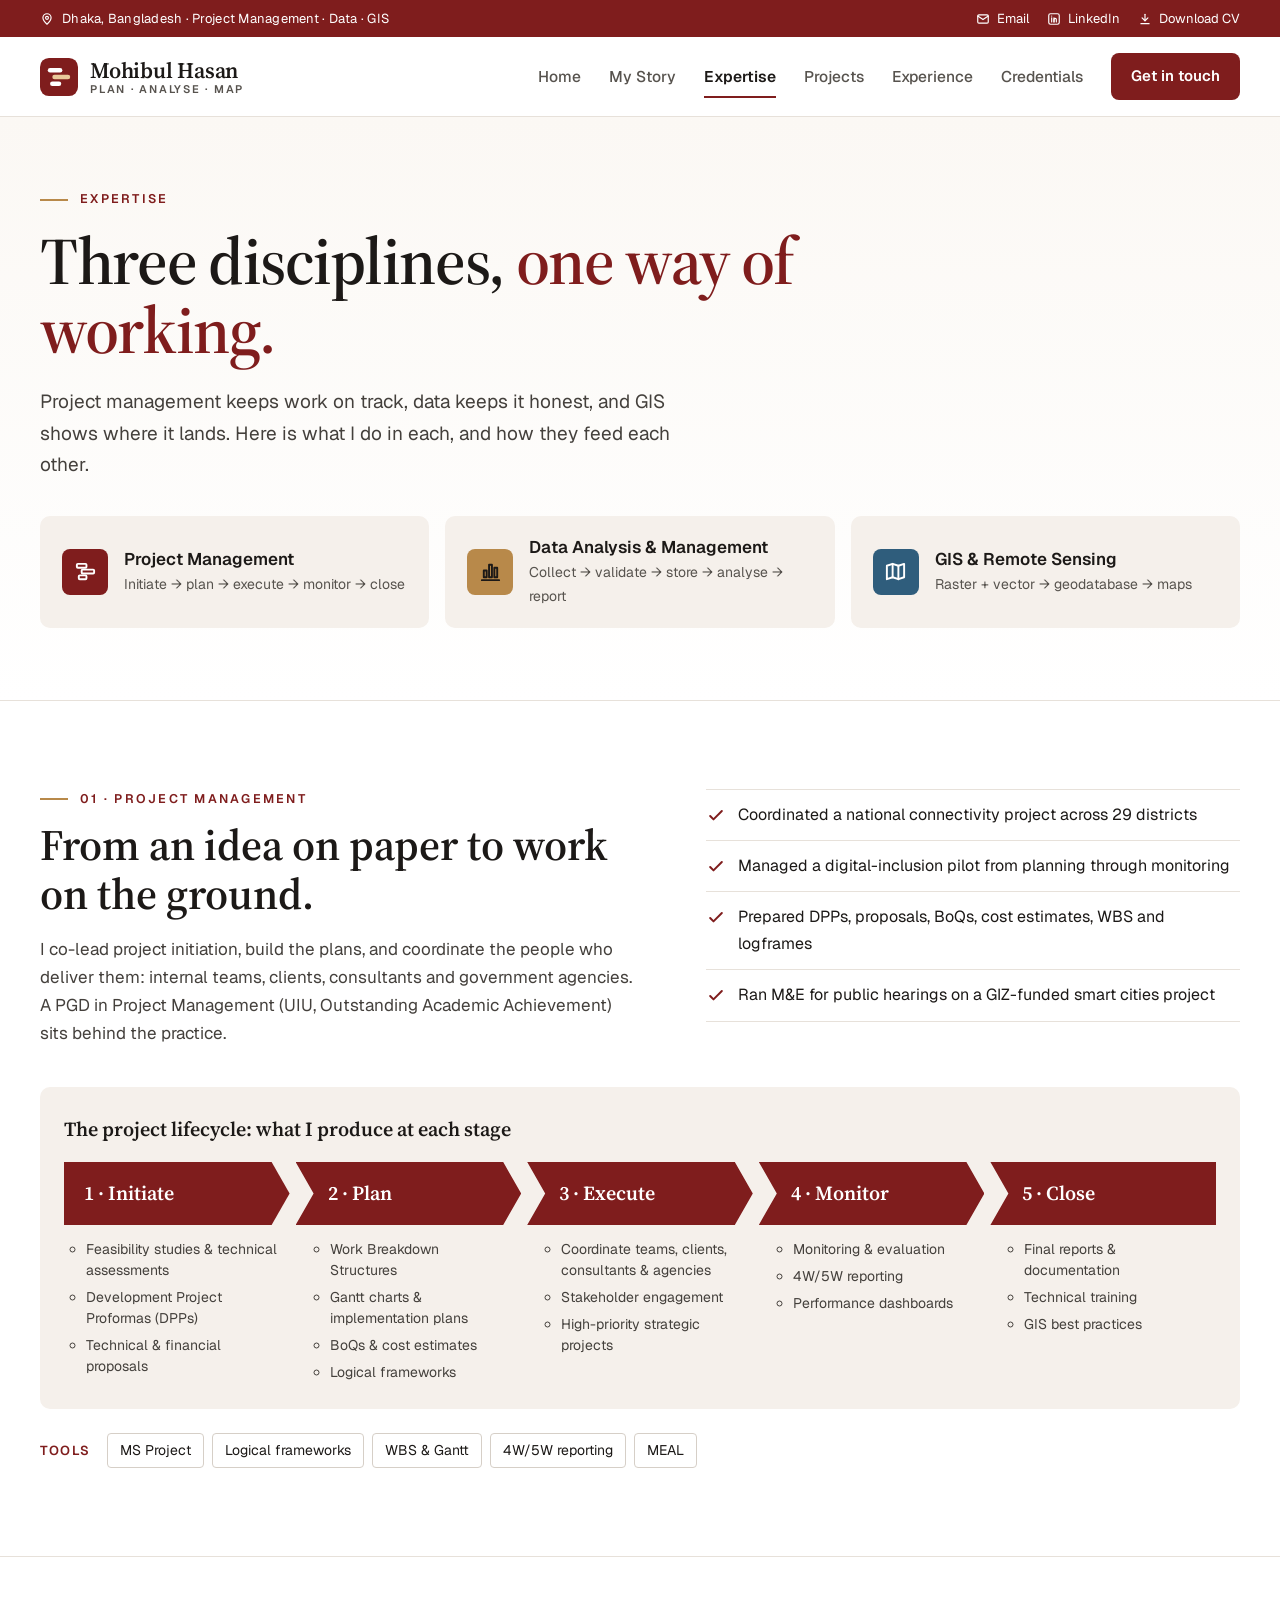
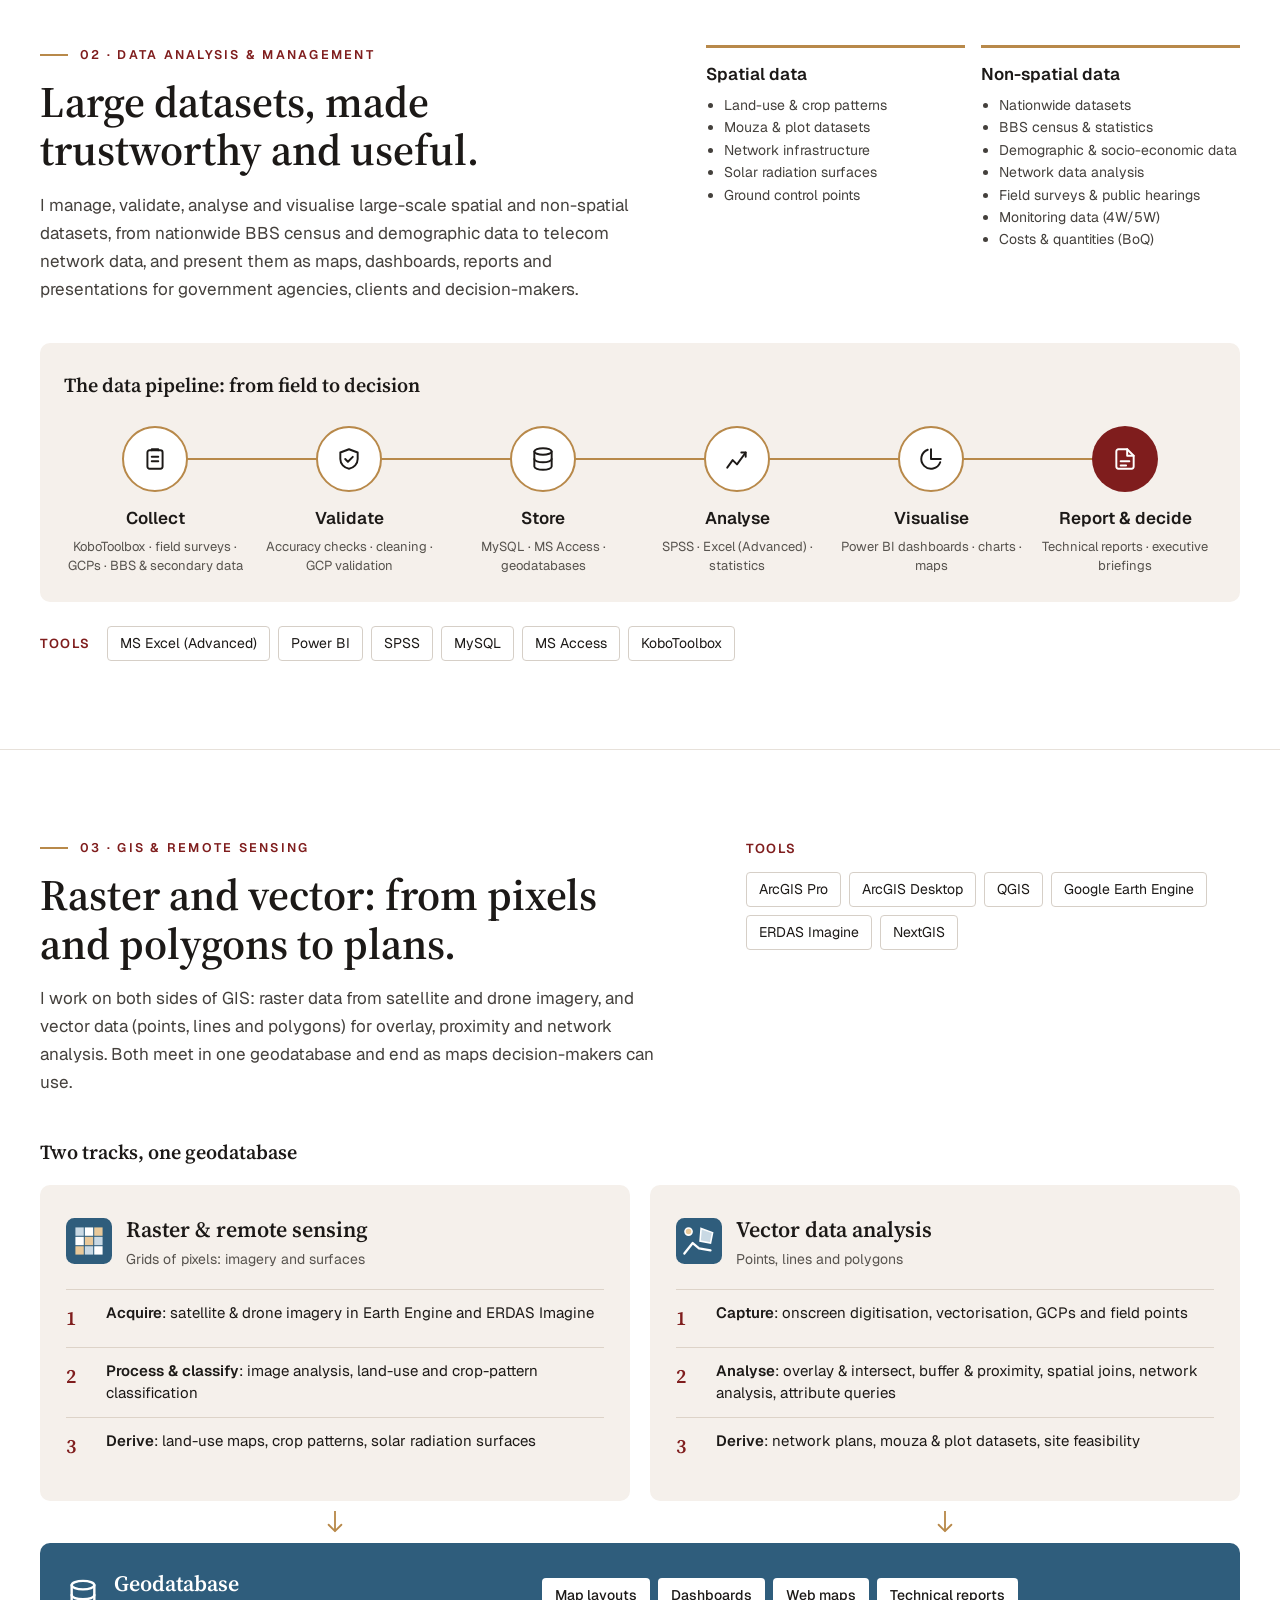
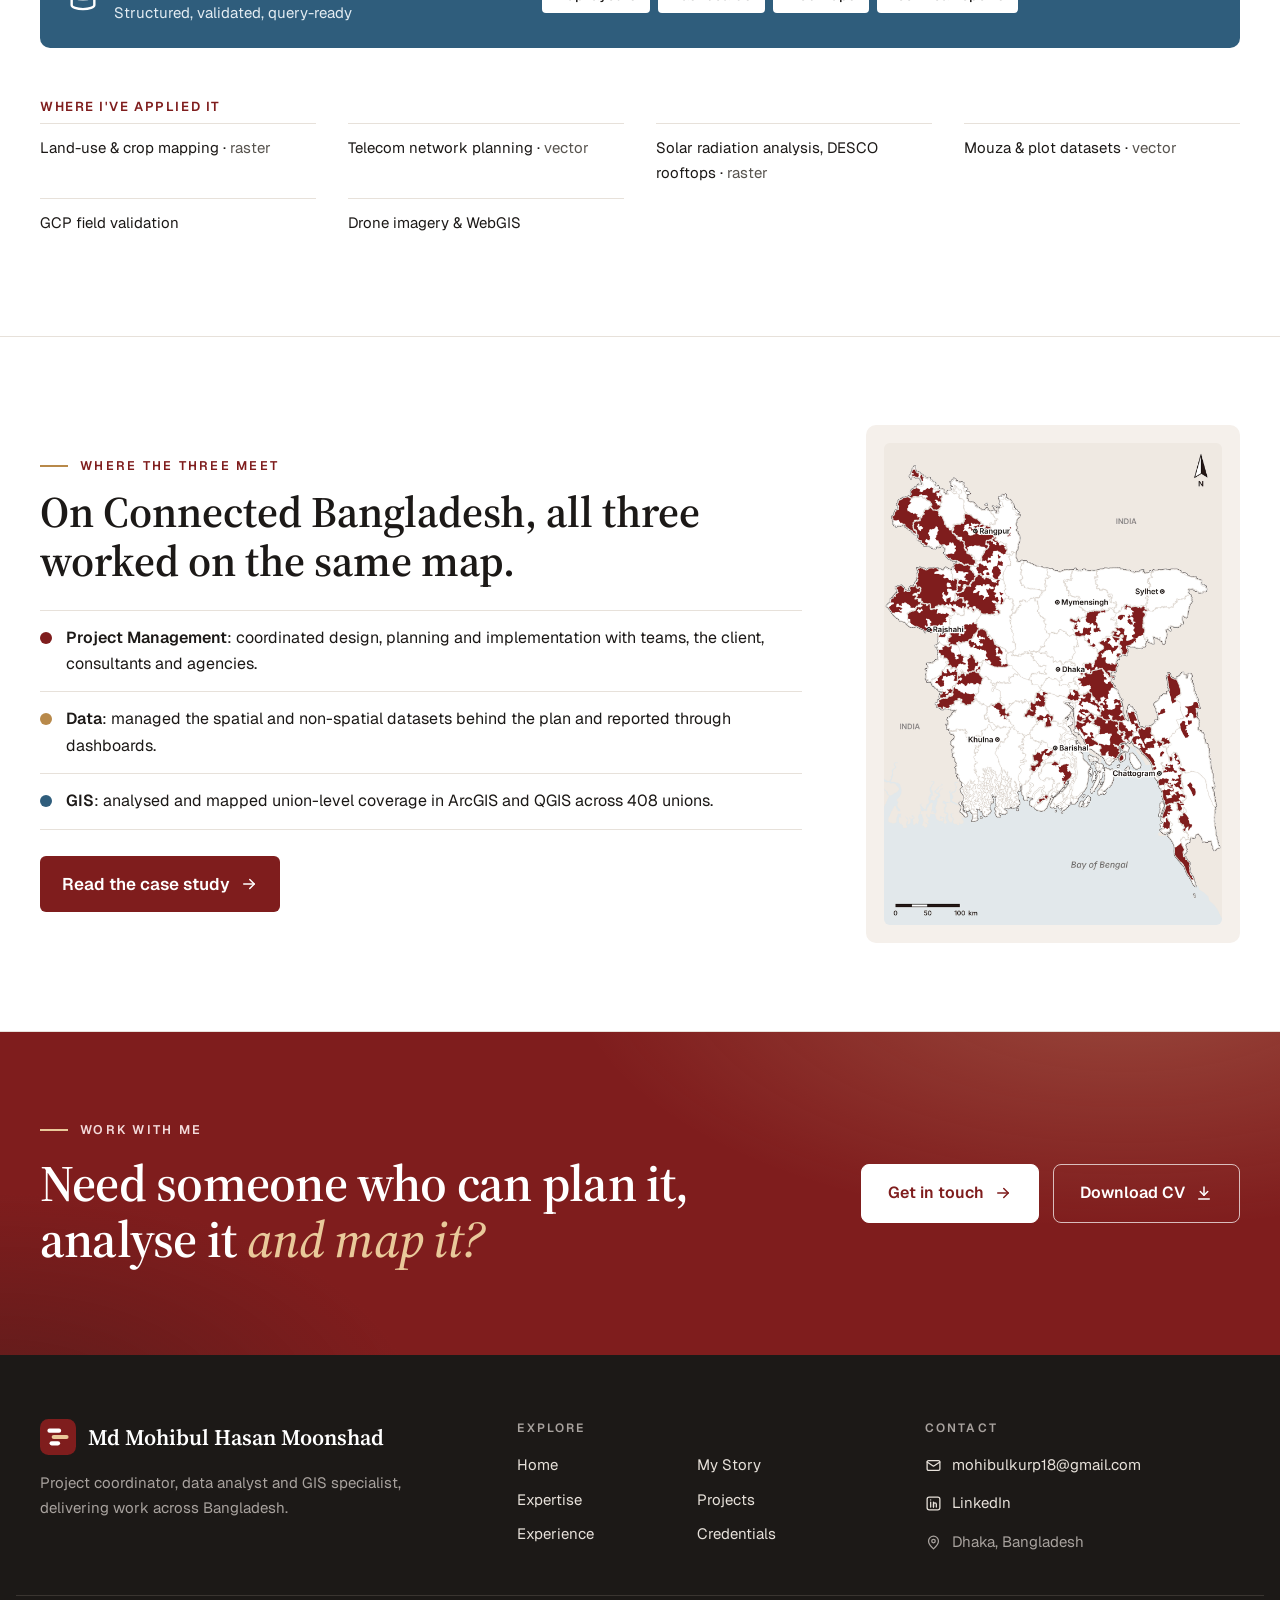
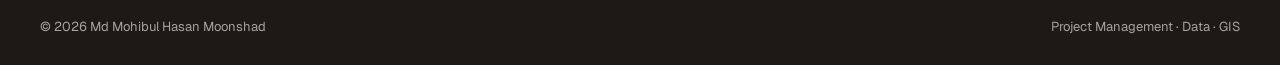
<file: expertise.html>
<!doctype html>
<html lang="en">
<head>
<meta charset="utf-8">
<meta name="viewport" content="width=device-width, initial-scale=1">
<title>Expertise · Md Mohibul Hasan Moonshad</title>
<meta name="description" content="Project management, data analysis and GIS: what I do in each and how they fit together.">
<meta name="author" content="Md Mohibul Hasan Moonshad">
<meta property="og:title" content="Expertise · Md Mohibul Hasan Moonshad">
<meta property="og:description" content="Project management, data analysis and GIS: what I do in each and how they fit together.">
<meta property="og:type" content="website">
<meta name="theme-color" content="#7F1D1D">
<link rel="icon" href="assets/favicon.svg" type="image/svg+xml">
<link rel="preconnect" href="https://fonts.googleapis.com">
<link rel="stylesheet" href="https://fonts.googleapis.com/css2?family=Geist:wght@400;500;600;700&amp;family=Source+Serif+4:ital,opsz,wght@0,8..60,400;0,8..60,600;0,8..60,700;1,8..60,500;1,8..60,600&amp;display=swap">
<style>
body{margin:0}
body{margin:0}
a{color:#7F1D1D}
:focus-visible{outline:2px solid #7F1D1D;outline-offset:3px;border-radius:4px}
.navl{position:relative;text-decoration:none;color:#57534E;padding:8px 0;font-weight:500;transition:color .2s ease}
.navl::after{content:"";position:absolute;left:0;right:0;bottom:0;height:2px;background:#7F1D1D;transform:scaleX(0);transform-origin:left;transition:transform .25s ease}
.navl:hover{color:#1C1917}
.navl:hover::after,.navl[aria-current="page"]::after{transform:scaleX(1)}
.navl[aria-current="page"]{color:#1C1917;font-weight:600}
.btn{transition:transform .2s ease,box-shadow .2s ease,background-color .2s ease,color .2s ease}
.btn:hover{transform:translateY(-2px);box-shadow:0 14px 28px -14px rgba(127,29,29,.6)}
.btn-o:hover{background:#1C1917!important;color:#FFFFFF!important;box-shadow:none}
.btn-w:hover{box-shadow:0 14px 28px -14px rgba(0,0,0,.5)}
.btn-ow:hover{background:#FFFFFF!important;color:#7F1D1D!important;box-shadow:none}
.lift{transition:transform .3s ease,box-shadow .3s ease,border-color .3s ease}
.lift:hover{transform:translateY(-6px);box-shadow:0 28px 50px -28px rgba(28,25,23,.38);border-color:#D6CFC7!important}
.zoom{overflow:hidden}
.zoom img{transition:transform .7s ease}
.lift:hover .zoom img,.zoom:hover img{transform:scale(1.045)}
.arw svg{transition:transform .25s ease}
.arw:hover svg,.lift:hover .arw svg{transform:translateX(5px)}
.flink{color:#E7E1DA;text-decoration:none;transition:color .2s ease}
.flink:hover{color:#FFFFFF;text-decoration:underline}
.tab{transition:color .2s ease,border-color .2s ease}
.tab:hover{color:#1C1917!important}
.chip{transition:background-color .2s ease,color .2s ease,border-color .2s ease}
@media (prefers-reduced-motion: reduce){*{transition:none!important}}
</style>
<link rel="stylesheet" href="assets/site.css">
</head>
<body>
<div id="dc-root">
<div id="e-top" style="background: #FFFFFF; color: #1C1917; font-family: 'Geist', system-ui, sans-serif; font-size: 17px; line-height: 1.65">

  <!-- TOP BAR -->
  <div style="background: #7F1D1D; color: #FFFFFF; font-size: 13px">
    <div style="max-width: 1200px; margin: 0 auto; padding: 8px 24px; display: flex; flex-wrap: wrap; justify-content: space-between; align-items: center; gap: 4px 20px">
      <span style="display: inline-flex; align-items: center; gap: 8px; letter-spacing: 0.02em"><svg aria-hidden="true" width="14" height="14" viewBox="0 0 24 24" fill="none" stroke="currentColor" stroke-width="2" stroke-linecap="round" stroke-linejoin="round"><path d="M12 21s7-6.1 7-11a7 7 0 1 0-14 0c0 4.9 7 11 7 11z"></path><circle cx="12" cy="10" r="2.5"></circle></svg>Dhaka, Bangladesh · Project Management · Data · GIS</span>
      <span style="display: inline-flex; align-items: center; gap: 18px"><a href="mailto:mohibulkurp18@gmail.com" style="color: #FFFFFF; text-decoration: none; display: inline-flex; align-items: center; gap: 7px"><svg aria-hidden="true" width="14" height="14" viewBox="0 0 24 24" fill="none" stroke="currentColor" stroke-width="2" stroke-linecap="round" stroke-linejoin="round"><rect x="3" y="5" width="18" height="14" rx="2"></rect><path d="m3 7 9 6 9-6"></path></svg>Email</a><a href="https://www.linkedin.com/in/md-mohibul-hasan-moonshad/" style="color: #FFFFFF; text-decoration: none; display: inline-flex; align-items: center; gap: 7px"><svg aria-hidden="true" width="14" height="14" viewBox="0 0 24 24" fill="none" stroke="currentColor" stroke-width="2" stroke-linecap="round" stroke-linejoin="round"><rect x="3" y="3" width="18" height="18" rx="3"></rect><path d="M8 10v7"></path><path d="M8 7v.01"></path><path d="M12 17v-4a2 2 0 0 1 4 0v4"></path><path d="M12 10v7"></path></svg>LinkedIn</a><a href="assets/Mohibul_Hasan_CV.pdf" download="Mohibul_Hasan_CV.pdf" target="_blank" rel="noopener" style="color: #FFFFFF; text-decoration: none; display: inline-flex; align-items: center; gap: 7px"><svg aria-hidden="true" width="14" height="14" viewBox="0 0 24 24" fill="none" stroke="currentColor" stroke-width="2" stroke-linecap="round" stroke-linejoin="round"><path d="M12 4v11"></path><path d="M7 10l5 5 5-5"></path><path d="M5 20h14"></path></svg>Download CV</a></span>
    </div>
  </div>

  <!-- NAV -->
  <header style="position: sticky; top: 0; z-index: 20; background: rgba(255, 255, 255, 0.94); backdrop-filter: saturate(160%) blur(10px); -webkit-backdrop-filter: saturate(160%) blur(10px); border-bottom: 1px solid #E7E1DA">
    <div style="max-width: 1200px; margin: 0 auto; padding: 16px 24px; display: flex; flex-wrap: wrap; align-items: center; justify-content: space-between; gap: 12px 28px">
      <a href="index.html" style="display: flex; align-items: center; gap: 12px; text-decoration: none; color: #1C1917">
        <svg aria-hidden="true" width="38" height="38" viewBox="0 0 34 34"><rect width="34" height="34" rx="8" fill="#7F1D1D"></rect><rect x="7" y="9" width="13" height="4" rx="2" fill="#FFFFFF"></rect><rect x="11" y="15" width="16" height="4" rx="2" fill="#E9C99A"></rect><rect x="9" y="21" width="10" height="4" rx="2" fill="#FFFFFF"></rect></svg>
        <span style="line-height: 1.15"><span style="display: block; font-family: 'Source Serif 4', Georgia, serif; font-size: 22px; font-weight: 600; letter-spacing: -0.01em">Mohibul Hasan</span><span style="display: block; font-size: 11px; font-weight: 600; letter-spacing: 0.16em; color: #57534E">PLAN · ANALYSE · MAP</span></span>
      </a>
      <nav aria-label="Primary" style="display: flex; flex-wrap: wrap; align-items: center; gap: 4px 28px">
        <a class="navl" href="index.html" style="font-size: 15.5px">Home</a><a class="navl" href="story.html" style="font-size: 15.5px">My Story</a><a class="navl" href="expertise.html" aria-current="page" style="font-size: 15.5px">Expertise</a><a class="navl" href="projects.html" style="font-size: 15.5px">Projects</a><a class="navl" href="experience.html" style="font-size: 15.5px">Experience</a><a class="navl" href="credentials.html" style="font-size: 15.5px">Credentials</a>
        <a href="mailto:mohibulkurp18@gmail.com?subject=Portfolio%20enquiry" class="btn" style="text-decoration: none; background: #7F1D1D; color: #FFFFFF; padding: 11px 20px; border-radius: 8px; font-weight: 600; font-size: 15px; min-height: 44px; box-sizing: border-box; display: inline-flex; align-items: center">Get in touch</a>
      </nav>
    </div>
  </header>

  <!-- PAGE HEADER -->
  <section aria-label="Introduction" style="border-bottom: 1px solid #E7E1DA; background: linear-gradient(180deg, #FBF8F4 0%, #FFFFFF 100%)">
    <div style="max-width: 1200px; margin: 0 auto; padding: 72px 24px">
      <p style="margin: 0 0 16px; display: flex; align-items: center; gap: 12px; font-size: 12.5px; font-weight: 600; letter-spacing: 0.18em; color: #7F1D1D"><span aria-hidden="true" style="flex: 0 0 28px; height: 2px; background: #B8894A"></span>EXPERTISE</p>
      <h1 style="margin: 0; max-width: 880px; font-family: 'Source Serif 4', Georgia, serif; font-weight: 600; font-size: clamp(42px, 5.2vw, 72px); line-height: 1.04; letter-spacing: -0.02em">Three disciplines, <span style="color: #7F1D1D">one way of working.</span></h1>
      <p style="margin: 22px 0 0; max-width: 680px; font-size: 19px; color: #44403C">Project management keeps work on track, data keeps it honest, and GIS shows where it lands. Here is what I do in each, and how they feed each other.</p>
      <div style="margin-top: 36px; display: grid; grid-template-columns: repeat(auto-fit, minmax(280px, 1fr)); gap: 16px">
        <a href="#pm" style="text-decoration: none; color: #1C1917; background: #F5F0EB; border-radius: 10px; padding: 20px 22px; display: flex; gap: 16px; align-items: center"><span style="flex: 0 0 46px; height: 46px; border-radius: 8px; background: #7F1D1D; color: #FFFFFF; display: flex; align-items: center; justify-content: center"><svg aria-hidden="true" width="23" height="23" viewBox="0 0 24 24" fill="none" stroke="currentColor" stroke-width="2" stroke-linecap="round" stroke-linejoin="round"><rect x="3" y="4" width="10" height="4" rx="1"></rect><rect x="8" y="10" width="13" height="4" rx="1"></rect><rect x="5" y="16" width="8" height="4" rx="1"></rect></svg></span><span style="line-height: 1.4"><span style="display: block; font-weight: 600; font-size: 17px">Project Management</span><span style="font-size: 14px; color: #57534E">Initiate → plan → execute → monitor → close</span></span></a>
        <a href="#data" style="text-decoration: none; color: #1C1917; background: #F5F0EB; border-radius: 10px; padding: 20px 22px; display: flex; gap: 16px; align-items: center"><span style="flex: 0 0 46px; height: 46px; border-radius: 8px; background: #B8894A; color: #1C1917; display: flex; align-items: center; justify-content: center"><svg aria-hidden="true" width="23" height="23" viewBox="0 0 24 24" fill="none" stroke="currentColor" stroke-width="2" stroke-linecap="round" stroke-linejoin="round"><path d="M3 21h18"></path><rect x="5" y="11" width="3" height="7"></rect><rect x="10.5" y="5" width="3" height="13"></rect><rect x="16" y="8" width="3" height="10"></rect></svg></span><span style="line-height: 1.4"><span style="display: block; font-weight: 600; font-size: 17px">Data Analysis &amp; Management</span><span style="font-size: 14px; color: #57534E">Collect → validate → store → analyse → report</span></span></a>
        <a href="#gis" style="text-decoration: none; color: #1C1917; background: #F5F0EB; border-radius: 10px; padding: 20px 22px; display: flex; gap: 16px; align-items: center"><span style="flex: 0 0 46px; height: 46px; border-radius: 8px; background: #2F5D7C; color: #FFFFFF; display: flex; align-items: center; justify-content: center"><svg aria-hidden="true" width="23" height="23" viewBox="0 0 24 24" fill="none" stroke="currentColor" stroke-width="2" stroke-linecap="round" stroke-linejoin="round"><path d="M9 4 3 6v14l6-2 6 2 6-2V4l-6 2-6-2z"></path><path d="M9 4v14"></path><path d="M15 6v14"></path></svg></span><span style="line-height: 1.4"><span style="display: block; font-weight: 600; font-size: 17px">GIS &amp; Remote Sensing</span><span style="font-size: 14px; color: #57534E">Raster + vector → geodatabase → maps</span></span></a>
      </div>
    </div>
  </section>

  <!-- PM -->
  <section id="pm" aria-labelledby="e-pm" style="border-bottom: 1px solid #E7E1DA">
    <div style="max-width: 1200px; margin: 0 auto; padding: 88px 24px">
      <div style="display: flex; flex-wrap: wrap; gap: 28px 72px; margin-bottom: 40px">
        <div style="flex: 1 1 480px; min-width: 0">
          <p style="margin: 0 0 12px; display: flex; align-items: center; gap: 12px; font-size: 12.5px; font-weight: 600; letter-spacing: 0.18em; color: #7F1D1D"><span aria-hidden="true" style="flex: 0 0 28px; height: 2px; background: #B8894A"></span>01 · PROJECT MANAGEMENT</p>
          <h2 id="e-pm" style="margin: 0 0 16px; font-family: 'Source Serif 4', Georgia, serif; font-weight: 600; font-size: clamp(32px, 3.4vw, 44px); line-height: 1.12">From an idea on paper to work on the ground.</h2>
          <p style="margin: 0; color: #44403C">I co-lead project initiation, build the plans, and coordinate the people who deliver them: internal teams, clients, consultants and government agencies. A PGD in Project Management (UIU, Outstanding Academic Achievement) sits behind the practice.</p>
        </div>
        <ul style="flex: 1 1 420px; min-width: 0; list-style: none; margin: 0; padding: 0; font-size: 16px">
          <li style="display: flex; gap: 12px; padding: 12px 0; border-top: 1px solid #E7E1DA"><svg aria-hidden="true" width="20" height="20" viewBox="0 0 24 24" fill="none" stroke="#7F1D1D" stroke-width="2.4" stroke-linecap="round" stroke-linejoin="round" style="flex: 0 0 20px; margin-top: 4px"><path d="M5 12l4 4 10-10"></path></svg>Coordinated a national connectivity project across 29 districts</li>
          <li style="display: flex; gap: 12px; padding: 12px 0; border-top: 1px solid #E7E1DA"><svg aria-hidden="true" width="20" height="20" viewBox="0 0 24 24" fill="none" stroke="#7F1D1D" stroke-width="2.4" stroke-linecap="round" stroke-linejoin="round" style="flex: 0 0 20px; margin-top: 4px"><path d="M5 12l4 4 10-10"></path></svg>Managed a digital-inclusion pilot from planning through monitoring</li>
          <li style="display: flex; gap: 12px; padding: 12px 0; border-top: 1px solid #E7E1DA"><svg aria-hidden="true" width="20" height="20" viewBox="0 0 24 24" fill="none" stroke="#7F1D1D" stroke-width="2.4" stroke-linecap="round" stroke-linejoin="round" style="flex: 0 0 20px; margin-top: 4px"><path d="M5 12l4 4 10-10"></path></svg>Prepared DPPs, proposals, BoQs, cost estimates, WBS and logframes</li>
          <li style="display: flex; gap: 12px; padding: 12px 0; border-top: 1px solid #E7E1DA; border-bottom: 1px solid #E7E1DA"><svg aria-hidden="true" width="20" height="20" viewBox="0 0 24 24" fill="none" stroke="#7F1D1D" stroke-width="2.4" stroke-linecap="round" stroke-linejoin="round" style="flex: 0 0 20px; margin-top: 4px"><path d="M5 12l4 4 10-10"></path></svg>Ran M&amp;E for public hearings on a GIZ-funded smart cities project</li>
        </ul>
      </div>
      <figure style="margin: 0; background: #F5F0EB; border-radius: 10px; padding: 26px 24px">
        <figcaption style="margin: 0 0 16px; font-family: 'Source Serif 4', Georgia, serif; font-size: 20px; font-weight: 600">The project lifecycle: what I produce at each stage</figcaption>
        <div style="overflow-x: auto">
          <ol style="list-style: none; margin: 0; padding: 0; min-width: 920px; display: grid; grid-template-columns: repeat(5, minmax(0, 1fr)); gap: 6px">
            <li><div style="background: #7F1D1D; color: #FFFFFF; padding: 15px 32px 15px 20px; clip-path: polygon(0 0, calc(100% - 18px) 0, 100% 50%, calc(100% - 18px) 100%, 0 100%); font-family: 'Source Serif 4', Georgia, serif; font-weight: 600; font-size: 20px">1 · Initiate</div><ul style="margin: 0; padding: 14px 12px 0 22px; font-size: 14px; color: #44403C; display: flex; flex-direction: column; gap: 6px; line-height: 1.5"><li>Feasibility studies &amp; technical assessments</li><li>Development Project Proformas (DPPs)</li><li>Technical &amp; financial proposals</li></ul></li>
            <li><div style="background: #7F1D1D; color: #FFFFFF; padding: 15px 32px; clip-path: polygon(0 0, calc(100% - 18px) 0, 100% 50%, calc(100% - 18px) 100%, 0 100%, 18px 50%); font-family: 'Source Serif 4', Georgia, serif; font-weight: 600; font-size: 20px">2 · Plan</div><ul style="margin: 0; padding: 14px 12px 0 34px; font-size: 14px; color: #44403C; display: flex; flex-direction: column; gap: 6px; line-height: 1.5"><li>Work Breakdown Structures</li><li>Gantt charts &amp; implementation plans</li><li>BoQs &amp; cost estimates</li><li>Logical frameworks</li></ul></li>
            <li><div style="background: #7F1D1D; color: #FFFFFF; padding: 15px 32px; clip-path: polygon(0 0, calc(100% - 18px) 0, 100% 50%, calc(100% - 18px) 100%, 0 100%, 18px 50%); font-family: 'Source Serif 4', Georgia, serif; font-weight: 600; font-size: 20px">3 · Execute</div><ul style="margin: 0; padding: 14px 12px 0 34px; font-size: 14px; color: #44403C; display: flex; flex-direction: column; gap: 6px; line-height: 1.5"><li>Coordinate teams, clients, consultants &amp; agencies</li><li>Stakeholder engagement</li><li>High-priority strategic projects</li></ul></li>
            <li><div style="background: #7F1D1D; color: #FFFFFF; padding: 15px 32px; clip-path: polygon(0 0, calc(100% - 18px) 0, 100% 50%, calc(100% - 18px) 100%, 0 100%, 18px 50%); font-family: 'Source Serif 4', Georgia, serif; font-weight: 600; font-size: 20px">4 · Monitor</div><ul style="margin: 0; padding: 14px 12px 0 34px; font-size: 14px; color: #44403C; display: flex; flex-direction: column; gap: 6px; line-height: 1.5"><li>Monitoring &amp; evaluation</li><li>4W/5W reporting</li><li>Performance dashboards</li></ul></li>
            <li><div style="background: #7F1D1D; color: #FFFFFF; padding: 15px 20px 15px 32px; clip-path: polygon(0 0, 100% 0, 100% 100%, 0 100%, 18px 50%); font-family: 'Source Serif 4', Georgia, serif; font-weight: 600; font-size: 20px">5 · Close</div><ul style="margin: 0; padding: 14px 12px 0 34px; font-size: 14px; color: #44403C; display: flex; flex-direction: column; gap: 6px; line-height: 1.5"><li>Final reports &amp; documentation</li><li>Technical training</li><li>GIS best practices</li></ul></li>
          </ol>
        </div>
      </figure>
      <p style="margin: 24px 0 0; display: flex; flex-wrap: wrap; gap: 8px; align-items: center; font-size: 14px"><span style="font-size: 13px; font-weight: 600; letter-spacing: 0.12em; color: #7F1D1D; margin-right: 8px">TOOLS</span><span style="border: 1px solid #D6CFC7; padding: 5px 12px; border-radius: 4px">MS Project</span><span style="border: 1px solid #D6CFC7; padding: 5px 12px; border-radius: 4px">Logical frameworks</span><span style="border: 1px solid #D6CFC7; padding: 5px 12px; border-radius: 4px">WBS &amp; Gantt</span><span style="border: 1px solid #D6CFC7; padding: 5px 12px; border-radius: 4px">4W/5W reporting</span><span style="border: 1px solid #D6CFC7; padding: 5px 12px; border-radius: 4px">MEAL</span></p>
    </div>
  </section>

  <!-- DATA -->
  <section id="data" aria-labelledby="e-data" style="border-bottom: 1px solid #E7E1DA">
    <div style="max-width: 1200px; margin: 0 auto; padding: 88px 24px">
      <div style="display: flex; flex-wrap: wrap; gap: 28px 72px; margin-bottom: 40px">
        <div style="flex: 1 1 480px; min-width: 0">
          <p style="margin: 0 0 12px; display: flex; align-items: center; gap: 12px; font-size: 12.5px; font-weight: 600; letter-spacing: 0.18em; color: #7F1D1D"><span aria-hidden="true" style="flex: 0 0 28px; height: 2px; background: #B8894A"></span>02 · DATA ANALYSIS &amp; MANAGEMENT</p>
          <h2 id="e-data" style="margin: 0 0 16px; font-family: 'Source Serif 4', Georgia, serif; font-weight: 600; font-size: clamp(32px, 3.4vw, 44px); line-height: 1.12">Large datasets, made trustworthy and useful.</h2>
          <p style="margin: 0; color: #44403C">I manage, validate, analyse and visualise large-scale spatial and non-spatial datasets, from nationwide BBS census and demographic data to telecom network data, and present them as maps, dashboards, reports and presentations for government agencies, clients and decision-makers.</p>
        </div>
        <div style="flex: 1 1 420px; min-width: 0; display: grid; grid-template-columns: repeat(2, minmax(0, 1fr)); gap: 16px">
          <div style="border-top: 3px solid #B8894A; padding-top: 12px"><p style="margin: 0 0 6px; font-weight: 600">Spatial data</p><ul style="margin: 0; padding-left: 18px; font-size: 14px; color: #44403C; line-height: 1.6"><li>Land-use &amp; crop patterns</li><li>Mouza &amp; plot datasets</li><li>Network infrastructure</li><li>Solar radiation surfaces</li><li>Ground control points</li></ul></div>
          <div style="border-top: 3px solid #B8894A; padding-top: 12px"><p style="margin: 0 0 6px; font-weight: 600">Non-spatial data</p><ul style="margin: 0; padding-left: 18px; font-size: 14px; color: #44403C; line-height: 1.6"><li>Nationwide datasets</li><li>BBS census &amp; statistics</li><li>Demographic &amp; socio-economic data</li><li>Network data analysis</li><li>Field surveys &amp; public hearings</li><li>Monitoring data (4W/5W)</li><li>Costs &amp; quantities (BoQ)</li></ul></div>
        </div>
      </div>
      <figure style="margin: 0; background: #F5F0EB; border-radius: 10px; padding: 26px 24px">
        <figcaption style="margin: 0 0 24px; font-family: 'Source Serif 4', Georgia, serif; font-size: 20px; font-weight: 600">The data pipeline: from field to decision</figcaption>
        <div style="overflow-x: auto">
          <div style="position: relative; min-width: 920px">
            <div aria-hidden="true" style="position: absolute; left: 8%; right: 8%; top: 32px; height: 2px; background: #B8894A"></div>
            <ol style="position: relative; list-style: none; margin: 0; padding: 0; display: grid; grid-template-columns: repeat(6, minmax(0, 1fr)); gap: 12px; text-align: center">
              <li style="display: flex; flex-direction: column; align-items: center; gap: 6px"><span style="width: 66px; height: 66px; border-radius: 50%; background: #FFFFFF; border: 2px solid #B8894A; box-sizing: border-box; color: #1C1917; display: flex; align-items: center; justify-content: center"><svg aria-hidden="true" width="26" height="26" viewBox="0 0 24 24" fill="none" stroke="currentColor" stroke-width="1.8" stroke-linecap="round" stroke-linejoin="round"><rect x="5" y="4" width="14" height="17" rx="2"></rect><path d="M9 4V3h6v1"></path><path d="M9 10h6"></path><path d="M9 14h6"></path></svg></span><span style="font-weight: 600; margin-top: 6px">Collect</span><span style="font-size: 13px; color: #57534E; line-height: 1.45">KoboToolbox · field surveys · GCPs · BBS &amp; secondary data</span></li>
              <li style="display: flex; flex-direction: column; align-items: center; gap: 6px"><span style="width: 66px; height: 66px; border-radius: 50%; background: #FFFFFF; border: 2px solid #B8894A; box-sizing: border-box; color: #1C1917; display: flex; align-items: center; justify-content: center"><svg aria-hidden="true" width="26" height="26" viewBox="0 0 24 24" fill="none" stroke="currentColor" stroke-width="1.8" stroke-linecap="round" stroke-linejoin="round"><path d="M12 3l8 3v6c0 4.5-3.4 8.2-8 9-4.6-.8-8-4.5-8-9V6z"></path><path d="M8.5 12l2.5 2.5 4.5-4.5"></path></svg></span><span style="font-weight: 600; margin-top: 6px">Validate</span><span style="font-size: 13px; color: #57534E; line-height: 1.45">Accuracy checks · cleaning · GCP validation</span></li>
              <li style="display: flex; flex-direction: column; align-items: center; gap: 6px"><span style="width: 66px; height: 66px; border-radius: 50%; background: #FFFFFF; border: 2px solid #B8894A; box-sizing: border-box; color: #1C1917; display: flex; align-items: center; justify-content: center"><svg aria-hidden="true" width="26" height="26" viewBox="0 0 24 24" fill="none" stroke="currentColor" stroke-width="1.8" stroke-linecap="round" stroke-linejoin="round"><ellipse cx="12" cy="5" rx="8" ry="3"></ellipse><path d="M4 5v14c0 1.7 3.6 3 8 3s8-1.3 8-3V5"></path><path d="M4 12c0 1.7 3.6 3 8 3s8-1.3 8-3"></path></svg></span><span style="font-weight: 600; margin-top: 6px">Store</span><span style="font-size: 13px; color: #57534E; line-height: 1.45">MySQL · MS Access · geodatabases</span></li>
              <li style="display: flex; flex-direction: column; align-items: center; gap: 6px"><span style="width: 66px; height: 66px; border-radius: 50%; background: #FFFFFF; border: 2px solid #B8894A; box-sizing: border-box; color: #1C1917; display: flex; align-items: center; justify-content: center"><svg aria-hidden="true" width="26" height="26" viewBox="0 0 24 24" fill="none" stroke="currentColor" stroke-width="1.8" stroke-linecap="round" stroke-linejoin="round"><path d="M3 20l5-7 4 4 8-11"></path><path d="M16 6h4v4"></path></svg></span><span style="font-weight: 600; margin-top: 6px">Analyse</span><span style="font-size: 13px; color: #57534E; line-height: 1.45">SPSS · Excel (Advanced) · statistics</span></li>
              <li style="display: flex; flex-direction: column; align-items: center; gap: 6px"><span style="width: 66px; height: 66px; border-radius: 50%; background: #FFFFFF; border: 2px solid #B8894A; box-sizing: border-box; color: #1C1917; display: flex; align-items: center; justify-content: center"><svg aria-hidden="true" width="26" height="26" viewBox="0 0 24 24" fill="none" stroke="currentColor" stroke-width="1.8" stroke-linecap="round" stroke-linejoin="round"><path d="M12 3v9h9"></path><path d="M20.5 15A9 9 0 1 1 9 3.5"></path></svg></span><span style="font-weight: 600; margin-top: 6px">Visualise</span><span style="font-size: 13px; color: #57534E; line-height: 1.45">Power BI dashboards · charts · maps</span></li>
              <li style="display: flex; flex-direction: column; align-items: center; gap: 6px"><span style="width: 66px; height: 66px; border-radius: 50%; background: #7F1D1D; color: #FFFFFF; display: flex; align-items: center; justify-content: center"><svg aria-hidden="true" width="26" height="26" viewBox="0 0 24 24" fill="none" stroke="currentColor" stroke-width="1.8" stroke-linecap="round" stroke-linejoin="round"><path d="M14 3H6a2 2 0 0 0-2 2v14a2 2 0 0 0 2 2h12a2 2 0 0 0 2-2V9z"></path><path d="M14 3v6h6"></path><path d="M8 14h8"></path><path d="M8 18h5"></path></svg></span><span style="font-weight: 600; margin-top: 6px">Report &amp; decide</span><span style="font-size: 13px; color: #57534E; line-height: 1.45">Technical reports · executive briefings</span></li>
            </ol>
          </div>
        </div>
      </figure>
      <p style="margin: 24px 0 0; display: flex; flex-wrap: wrap; gap: 8px; align-items: center; font-size: 14px"><span style="font-size: 13px; font-weight: 600; letter-spacing: 0.12em; color: #7F1D1D; margin-right: 8px">TOOLS</span><span style="border: 1px solid #D6CFC7; padding: 5px 12px; border-radius: 4px">MS Excel (Advanced)</span><span style="border: 1px solid #D6CFC7; padding: 5px 12px; border-radius: 4px">Power BI</span><span style="border: 1px solid #D6CFC7; padding: 5px 12px; border-radius: 4px">SPSS</span><span style="border: 1px solid #D6CFC7; padding: 5px 12px; border-radius: 4px">MySQL</span><span style="border: 1px solid #D6CFC7; padding: 5px 12px; border-radius: 4px">MS Access</span><span style="border: 1px solid #D6CFC7; padding: 5px 12px; border-radius: 4px">KoboToolbox</span></p>
    </div>
  </section>

  <!-- GIS -->
  <section id="gis" aria-labelledby="e-gis" style="border-bottom: 1px solid #E7E1DA">
    <div style="max-width: 1200px; margin: 0 auto; padding: 88px 24px">
      <div style="display: flex; flex-wrap: wrap; gap: 28px 72px; margin-bottom: 40px">
        <div style="flex: 1 1 520px; min-width: 0">
          <p style="margin: 0 0 12px; display: flex; align-items: center; gap: 12px; font-size: 12.5px; font-weight: 600; letter-spacing: 0.18em; color: #7F1D1D"><span aria-hidden="true" style="flex: 0 0 28px; height: 2px; background: #B8894A"></span>03 · GIS &amp; REMOTE SENSING</p>
          <h2 id="e-gis" style="margin: 0 0 16px; font-family: 'Source Serif 4', Georgia, serif; font-weight: 600; font-size: clamp(32px, 3.4vw, 44px); line-height: 1.12">Raster and vector: from pixels and polygons to plans.</h2>
          <p style="margin: 0; color: #44403C">I work on both sides of GIS: raster data from satellite and drone imagery, and vector data (points, lines and polygons) for overlay, proximity and network analysis. Both meet in one geodatabase and end as maps decision-makers can use.</p>
        </div>
        <p style="flex: 1 1 380px; min-width: 0; margin: 0; display: flex; flex-wrap: wrap; gap: 8px; align-content: flex-start; font-size: 14px"><span style="width: 100%; font-size: 13px; font-weight: 600; letter-spacing: 0.12em; color: #7F1D1D; margin-bottom: 4px">TOOLS</span><span style="border: 1px solid #D6CFC7; padding: 5px 12px; border-radius: 4px">ArcGIS Pro</span><span style="border: 1px solid #D6CFC7; padding: 5px 12px; border-radius: 4px">ArcGIS Desktop</span><span style="border: 1px solid #D6CFC7; padding: 5px 12px; border-radius: 4px">QGIS</span><span style="border: 1px solid #D6CFC7; padding: 5px 12px; border-radius: 4px">Google Earth Engine</span><span style="border: 1px solid #D6CFC7; padding: 5px 12px; border-radius: 4px">ERDAS Imagine</span><span style="border: 1px solid #D6CFC7; padding: 5px 12px; border-radius: 4px">NextGIS</span></p>
      </div>
      <figure style="margin: 0">
        <figcaption style="margin: 0 0 16px; font-family: 'Source Serif 4', Georgia, serif; font-size: 20px; font-weight: 600">Two tracks, one geodatabase</figcaption>
        <div style="display: grid; grid-template-columns: repeat(auto-fit, minmax(340px, 1fr)); gap: 20px">
          <div style="background: #F5F0EB; border-radius: 10px; padding: 26px">
            <div style="display: flex; align-items: center; gap: 14px; margin-bottom: 18px">
              <svg aria-hidden="true" width="46" height="46" viewBox="0 0 44 44"><rect width="44" height="44" rx="8" fill="#2F5D7C"></rect><rect x="9" y="9" width="8" height="8" fill="#C9D9E4"></rect><rect x="18" y="9" width="8" height="8" fill="#FFFFFF"></rect><rect x="27" y="9" width="8" height="8" fill="#E9C99A"></rect><rect x="9" y="18" width="8" height="8" fill="#FFFFFF"></rect><rect x="18" y="18" width="8" height="8" fill="#E9C99A"></rect><rect x="27" y="18" width="8" height="8" fill="#C9D9E4"></rect><rect x="9" y="27" width="8" height="8" fill="#E9C99A"></rect><rect x="18" y="27" width="8" height="8" fill="#C9D9E4"></rect><rect x="27" y="27" width="8" height="8" fill="#FFFFFF"></rect></svg>
              <div><p style="margin: 0; font-family: 'Source Serif 4', Georgia, serif; font-weight: 600; font-size: 22px">Raster &amp; remote sensing</p><p style="margin: 0; font-size: 14px; color: #57534E">Grids of pixels: imagery and surfaces</p></div>
            </div>
            <ol style="list-style: none; margin: 0; padding: 0">
              <li style="display: flex; gap: 14px; padding: 12px 0; border-top: 1px solid #DDD3C8"><span style="flex: 0 0 26px; font-family: 'Source Serif 4', Georgia, serif; font-weight: 600; font-size: 20px; color: #7F1D1D">1</span><span style="font-size: 15px; line-height: 1.5"><strong style="font-weight: 600">Acquire</strong>: satellite &amp; drone imagery in Earth Engine and ERDAS Imagine</span></li>
              <li style="display: flex; gap: 14px; padding: 12px 0; border-top: 1px solid #DDD3C8"><span style="flex: 0 0 26px; font-family: 'Source Serif 4', Georgia, serif; font-weight: 600; font-size: 20px; color: #7F1D1D">2</span><span style="font-size: 15px; line-height: 1.5"><strong style="font-weight: 600">Process &amp; classify</strong>: image analysis, land-use and crop-pattern classification</span></li>
              <li style="display: flex; gap: 14px; padding: 12px 0; border-top: 1px solid #DDD3C8"><span style="flex: 0 0 26px; font-family: 'Source Serif 4', Georgia, serif; font-weight: 600; font-size: 20px; color: #7F1D1D">3</span><span style="font-size: 15px; line-height: 1.5"><strong style="font-weight: 600">Derive</strong>: land-use maps, crop patterns, solar radiation surfaces</span></li>
            </ol>
          </div>
          <div style="background: #F5F0EB; border-radius: 10px; padding: 26px">
            <div style="display: flex; align-items: center; gap: 14px; margin-bottom: 18px">
              <svg aria-hidden="true" width="46" height="46" viewBox="0 0 44 44"><rect width="44" height="44" rx="8" fill="#2F5D7C"></rect><path d="M24 10 L35 14 L33 24 L23 22 Z" fill="#C9D9E4" stroke="#FFFFFF" stroke-width="1.5"></path><path d="M8 34 L16 24 L22 29 L33 31" fill="none" stroke="#FFFFFF" stroke-width="2.2" stroke-linecap="round" stroke-linejoin="round"></path><circle cx="12" cy="13" r="3.4" fill="#E9C99A" stroke="#FFFFFF" stroke-width="1.5"></circle></svg>
              <div><p style="margin: 0; font-family: 'Source Serif 4', Georgia, serif; font-weight: 600; font-size: 22px">Vector data analysis</p><p style="margin: 0; font-size: 14px; color: #57534E">Points, lines and polygons</p></div>
            </div>
            <ol style="list-style: none; margin: 0; padding: 0">
              <li style="display: flex; gap: 14px; padding: 12px 0; border-top: 1px solid #DDD3C8"><span style="flex: 0 0 26px; font-family: 'Source Serif 4', Georgia, serif; font-weight: 600; font-size: 20px; color: #7F1D1D">1</span><span style="font-size: 15px; line-height: 1.5"><strong style="font-weight: 600">Capture</strong>: onscreen digitisation, vectorisation, GCPs and field points</span></li>
              <li style="display: flex; gap: 14px; padding: 12px 0; border-top: 1px solid #DDD3C8"><span style="flex: 0 0 26px; font-family: 'Source Serif 4', Georgia, serif; font-weight: 600; font-size: 20px; color: #7F1D1D">2</span><span style="font-size: 15px; line-height: 1.5"><strong style="font-weight: 600">Analyse</strong>: overlay &amp; intersect, buffer &amp; proximity, spatial joins, network analysis, attribute queries</span></li>
              <li style="display: flex; gap: 14px; padding: 12px 0; border-top: 1px solid #DDD3C8"><span style="flex: 0 0 26px; font-family: 'Source Serif 4', Georgia, serif; font-weight: 600; font-size: 20px; color: #7F1D1D">3</span><span style="font-size: 15px; line-height: 1.5"><strong style="font-weight: 600">Derive</strong>: network plans, mouza &amp; plot datasets, site feasibility</span></li>
            </ol>
          </div>
        </div>
        <div aria-hidden="true" style="display: grid; grid-template-columns: repeat(auto-fit, minmax(340px, 1fr)); gap: 20px; text-align: center; padding: 8px 0">
          <svg width="22" height="26" viewBox="0 0 24 28" style="margin: 0 auto"><path d="M12 2v22" stroke="#B8894A" stroke-width="2"></path><path d="M5 17l7 7 7-7" fill="none" stroke="#B8894A" stroke-width="2" stroke-linecap="round" stroke-linejoin="round"></path></svg>
          <svg width="22" height="26" viewBox="0 0 24 28" style="margin: 0 auto"><path d="M12 2v22" stroke="#B8894A" stroke-width="2"></path><path d="M5 17l7 7 7-7" fill="none" stroke="#B8894A" stroke-width="2" stroke-linecap="round" stroke-linejoin="round"></path></svg>
        </div>
        <div style="background: #2F5D7C; color: #FFFFFF; border-radius: 10px; padding: 22px 26px; display: flex; flex-wrap: wrap; align-items: center; gap: 14px 30px">
          <div style="display: flex; align-items: center; gap: 14px; flex: 1 1 300px">
            <svg aria-hidden="true" width="34" height="34" viewBox="0 0 24 24" fill="none" stroke="#FFFFFF" stroke-width="1.7" stroke-linecap="round" stroke-linejoin="round" style="flex: 0 0 34px"><ellipse cx="12" cy="5" rx="8" ry="3"></ellipse><path d="M4 5v14c0 1.7 3.6 3 8 3s8-1.3 8-3V5"></path><path d="M4 12c0 1.7 3.6 3 8 3s8-1.3 8-3"></path></svg>
            <div><p style="margin: 0; font-family: 'Source Serif 4', Georgia, serif; font-weight: 600; font-size: 22px">Geodatabase</p><p style="margin: 0; font-size: 15px; color: #E3ECF2">Structured, validated, query-ready</p></div>
          </div>
          <p style="flex: 2 1 380px; margin: 0; display: flex; flex-wrap: wrap; gap: 8px; font-size: 14px; font-weight: 500"><span style="background: #FFFFFF; color: #1C1917; padding: 6px 13px; border-radius: 4px">Map layouts</span><span style="background: #FFFFFF; color: #1C1917; padding: 6px 13px; border-radius: 4px">Dashboards</span><span style="background: #FFFFFF; color: #1C1917; padding: 6px 13px; border-radius: 4px">Web maps</span><span style="background: #FFFFFF; color: #1C1917; padding: 6px 13px; border-radius: 4px">Technical reports</span></p>
        </div>
      </figure>
      <h3 style="margin: 48px 0 6px; font-size: 13px; font-weight: 600; letter-spacing: 0.12em; color: #7F1D1D">WHERE I'VE APPLIED IT</h3>
      <ul style="list-style: none; margin: 0; padding: 0; display: grid; grid-template-columns: repeat(auto-fit, minmax(250px, 1fr)); gap: 0 32px; font-size: 15px">
        <li style="padding: 12px 0; border-top: 1px solid #E7E1DA">Land-use &amp; crop mapping · <span style="color: #57534E">raster</span></li>
        <li style="padding: 12px 0; border-top: 1px solid #E7E1DA">Telecom network planning · <span style="color: #57534E">vector</span></li>
        <li style="padding: 12px 0; border-top: 1px solid #E7E1DA">Solar radiation analysis, DESCO rooftops · <span style="color: #57534E">raster</span></li>
        <li style="padding: 12px 0; border-top: 1px solid #E7E1DA">Mouza &amp; plot datasets · <span style="color: #57534E">vector</span></li>
        <li style="padding: 12px 0; border-top: 1px solid #E7E1DA">GCP field validation</li>
        <li style="padding: 12px 0; border-top: 1px solid #E7E1DA">Drone imagery &amp; WebGIS</li>
      </ul>
    </div>
  </section>

  <!-- WHERE THEY MEET -->
  <section aria-labelledby="e-meet" style="border-bottom: 1px solid #E7E1DA">
    <div style="max-width: 1200px; margin: 0 auto; padding: 88px 24px; display: flex; flex-wrap: wrap; gap: 40px 64px; align-items: center">
      <div style="flex: 3 1 540px; min-width: 0">
        <p style="margin: 0 0 12px; display: flex; align-items: center; gap: 12px; font-size: 12.5px; font-weight: 600; letter-spacing: 0.18em; color: #7F1D1D"><span aria-hidden="true" style="flex: 0 0 28px; height: 2px; background: #B8894A"></span>WHERE THE THREE MEET</p>
        <h2 id="e-meet" style="margin: 0 0 24px; font-family: 'Source Serif 4', Georgia, serif; font-weight: 600; font-size: clamp(32px, 3.4vw, 44px); line-height: 1.12">On Connected Bangladesh, all three worked on the same map.</h2>
        <ul style="list-style: none; margin: 0; padding: 0; font-size: 16px">
          <li style="display: flex; gap: 14px; padding: 14px 0; border-top: 1px solid #E7E1DA"><span aria-hidden="true" style="flex: 0 0 12px; height: 12px; margin-top: 7px; border-radius: 50%; background: #7F1D1D"></span><span><strong style="font-weight: 600">Project Management</strong>: coordinated design, planning and implementation with teams, the client, consultants and agencies.</span></li>
          <li style="display: flex; gap: 14px; padding: 14px 0; border-top: 1px solid #E7E1DA"><span aria-hidden="true" style="flex: 0 0 12px; height: 12px; margin-top: 7px; border-radius: 50%; background: #B8894A"></span><span><strong style="font-weight: 600">Data</strong>: managed the spatial and non-spatial datasets behind the plan and reported through dashboards.</span></li>
          <li style="display: flex; gap: 14px; padding: 14px 0; border-top: 1px solid #E7E1DA; border-bottom: 1px solid #E7E1DA"><span aria-hidden="true" style="flex: 0 0 12px; height: 12px; margin-top: 7px; border-radius: 50%; background: #2F5D7C"></span><span><strong style="font-weight: 600">GIS</strong>: analysed and mapped union-level coverage in ArcGIS and QGIS across 408 unions.</span></li>
        </ul>
        <a href="case-connected-bangladesh.html" style="margin-top: 26px; text-decoration: none; background: #7F1D1D; color: #FFFFFF; padding: 14px 22px; border-radius: 6px; font-weight: 600; min-height: 50px; box-sizing: border-box; display: inline-flex; align-items: center; gap: 10px">Read the case study<svg aria-hidden="true" width="18" height="18" viewBox="0 0 24 24" fill="none" stroke="currentColor" stroke-width="2" stroke-linecap="round" stroke-linejoin="round"><path d="M5 12h14"></path><path d="M13 6l6 6-6 6"></path></svg></a>
      </div>
      <div style="flex: 1 1 300px; max-width: 400px; background: #F5F0EB; border-radius: 10px; padding: 18px; box-sizing: border-box">
        <img src="assets/img/map-connected-bangladesh.png" alt="Connected Bangladesh coverage map: project unions in burgundy across 29 districts" style="display: block; width: 100%; aspect-ratio: 1200 / 1712; object-fit: cover; border-radius: 6px">
      </div>
    </div>
  </section>

  <!-- CTA -->
  <section aria-labelledby="cta-h" style="background: radial-gradient(900px 420px at 88% -20%, rgba(233, 201, 154, 0.26), rgba(233, 201, 154, 0) 62%), radial-gradient(700px 380px at 0% 120%, rgba(28, 25, 23, 0.35), rgba(28, 25, 23, 0) 60%), #7F1D1D; color: #FFFFFF">
    <div style="max-width: 1200px; margin: 0 auto; padding: 88px 24px; display: flex; flex-wrap: wrap; align-items: center; justify-content: space-between; gap: 32px 56px">
      <div style="flex: 1 1 560px; min-width: 0">
        <p style="margin: 0 0 16px; display: flex; align-items: center; gap: 12px; font-size: 12.5px; font-weight: 600; letter-spacing: 0.18em; color: #F3DADA"><span aria-hidden="true" style="flex: 0 0 28px; height: 2px; background: #E9C99A"></span>WORK WITH ME</p>
        <h2 id="cta-h" style="margin: 0; font-family: 'Source Serif 4', Georgia, serif; font-weight: 600; font-size: clamp(34px, 4vw, 56px); line-height: 1.08; letter-spacing: -0.015em">Need someone who can plan it, analyse it <em style="font-style: italic; font-weight: 500; color: #E9C99A">and map it?</em></h2>
      </div>
      <div style="display: flex; flex-wrap: wrap; gap: 14px">
        <a href="mailto:mohibulkurp18@gmail.com?subject=Portfolio%20enquiry" class="btn btn-w"  style="text-decoration: none; font-weight: 600; font-size: 16px; padding: 15px 26px; border-radius: 8px; min-height: 54px; box-sizing: border-box; display: inline-flex; align-items: center; gap: 10px; background: #FFFFFF; color: #7F1D1D; border: 1.5px solid #FFFFFF">Get in touch<svg aria-hidden="true" width="18" height="18" viewBox="0 0 24 24" fill="none" stroke="currentColor" stroke-width="2" stroke-linecap="round" stroke-linejoin="round"><path d="M5 12h14"></path><path d="M13 6l6 6-6 6"></path></svg></a>
        <a href="assets/Mohibul_Hasan_CV.pdf" download="Mohibul_Hasan_CV.pdf" target="_blank" rel="noopener" class="btn btn-ow"  style="text-decoration: none; font-weight: 600; font-size: 16px; padding: 15px 26px; border-radius: 8px; min-height: 54px; box-sizing: border-box; display: inline-flex; align-items: center; gap: 10px; background: transparent; color: #FFFFFF; border: 1.5px solid rgba(255,255,255,.7)">Download CV<svg aria-hidden="true" width="18" height="18" viewBox="0 0 24 24" fill="none" stroke="currentColor" stroke-width="2" stroke-linecap="round" stroke-linejoin="round"><path d="M12 4v11"></path><path d="M7 10l5 5 5-5"></path><path d="M5 20h14"></path></svg></a>
      </div>
    </div>
  </section>

  <!-- FOOTER -->
  <footer style="background: #1C1917; color: #E7E1DA; font-size: 15px">
    <div style="max-width: 1200px; margin: 0 auto; padding: 64px 24px 40px; display: flex; flex-wrap: wrap; gap: 40px 72px">
      <div style="flex: 1.4 1 300px; min-width: 0">
        <div style="display: flex; align-items: center; gap: 12px"><svg aria-hidden="true" width="36" height="36" viewBox="0 0 34 34"><rect width="34" height="34" rx="8" fill="#7F1D1D"></rect><rect x="7" y="9" width="13" height="4" rx="2" fill="#FFFFFF"></rect><rect x="11" y="15" width="16" height="4" rx="2" fill="#E9C99A"></rect><rect x="9" y="21" width="10" height="4" rx="2" fill="#FFFFFF"></rect></svg><span style="font-family: 'Source Serif 4', Georgia, serif; font-weight: 600; font-size: 22px; color: #FFFFFF">Md Mohibul Hasan Moonshad</span></div>
        <p style="margin: 16px 0 0; max-width: 380px; color: #A8A29E">Project coordinator, data analyst and GIS specialist, delivering work across Bangladesh.</p>
      </div>
      <nav aria-label="Footer" style="flex: 1 1 260px; min-width: 0">
        <p style="margin: 0 0 14px; font-size: 12px; font-weight: 600; letter-spacing: 0.18em; color: #A8A29E">EXPLORE</p>
        <ul style="list-style: none; margin: 0; padding: 0; display: grid; grid-template-columns: repeat(2, minmax(0, 1fr)); gap: 10px 24px"><li><a class="flink" href="index.html">Home</a></li><li><a class="flink" href="story.html">My Story</a></li><li><a class="flink" href="expertise.html">Expertise</a></li><li><a class="flink" href="projects.html">Projects</a></li><li><a class="flink" href="experience.html">Experience</a></li><li><a class="flink" href="credentials.html">Credentials</a></li></ul>
      </nav>
      <div style="flex: 1 1 240px; min-width: 0">
        <p style="margin: 0 0 14px; font-size: 12px; font-weight: 600; letter-spacing: 0.18em; color: #A8A29E">CONTACT</p>
        <ul style="list-style: none; margin: 0; padding: 0; display: grid; gap: 10px">
          <li><a class="flink" href="mailto:mohibulkurp18@gmail.com" style="display: inline-flex; align-items: center; gap: 10px"><svg aria-hidden="true" width="17" height="17" viewBox="0 0 24 24" fill="none" stroke="currentColor" stroke-width="1.8" stroke-linecap="round" stroke-linejoin="round"><rect x="3" y="5" width="18" height="14" rx="2"></rect><path d="m3 7 9 6 9-6"></path></svg>mohibulkurp18@gmail.com</a></li>
          <li><a class="flink" href="https://www.linkedin.com/in/md-mohibul-hasan-moonshad/" style="display: inline-flex; align-items: center; gap: 10px"><svg aria-hidden="true" width="17" height="17" viewBox="0 0 24 24" fill="none" stroke="currentColor" stroke-width="1.8" stroke-linecap="round" stroke-linejoin="round"><rect x="3" y="3" width="18" height="18" rx="3"></rect><path d="M8 10v7"></path><path d="M8 7v.01"></path><path d="M12 17v-4a2 2 0 0 1 4 0v4"></path><path d="M12 10v7"></path></svg>LinkedIn</a></li>
          <li style="display: inline-flex; align-items: center; gap: 10px; color: #A8A29E"><svg aria-hidden="true" width="17" height="17" viewBox="0 0 24 24" fill="none" stroke="currentColor" stroke-width="1.8" stroke-linecap="round" stroke-linejoin="round"><path d="M12 21s7-6.1 7-11a7 7 0 1 0-14 0c0 4.9 7 11 7 11z"></path><circle cx="12" cy="10" r="2.5"></circle></svg>Dhaka, Bangladesh</li>
        </ul>
      </div>
    </div>
    <div style="max-width: 1200px; margin: 0 auto; padding: 20px 24px 28px; border-top: 1px solid #3A3531; display: flex; flex-wrap: wrap; justify-content: space-between; gap: 8px 24px; font-size: 13px; color: #A8A29E">
      <span>© 2026 Md Mohibul Hasan Moonshad</span><span>Project Management · Data · GIS</span>
    </div>
  </footer>
</div>
</div>
<script src="assets/site.js"></script>
</body>
</html>
</file>
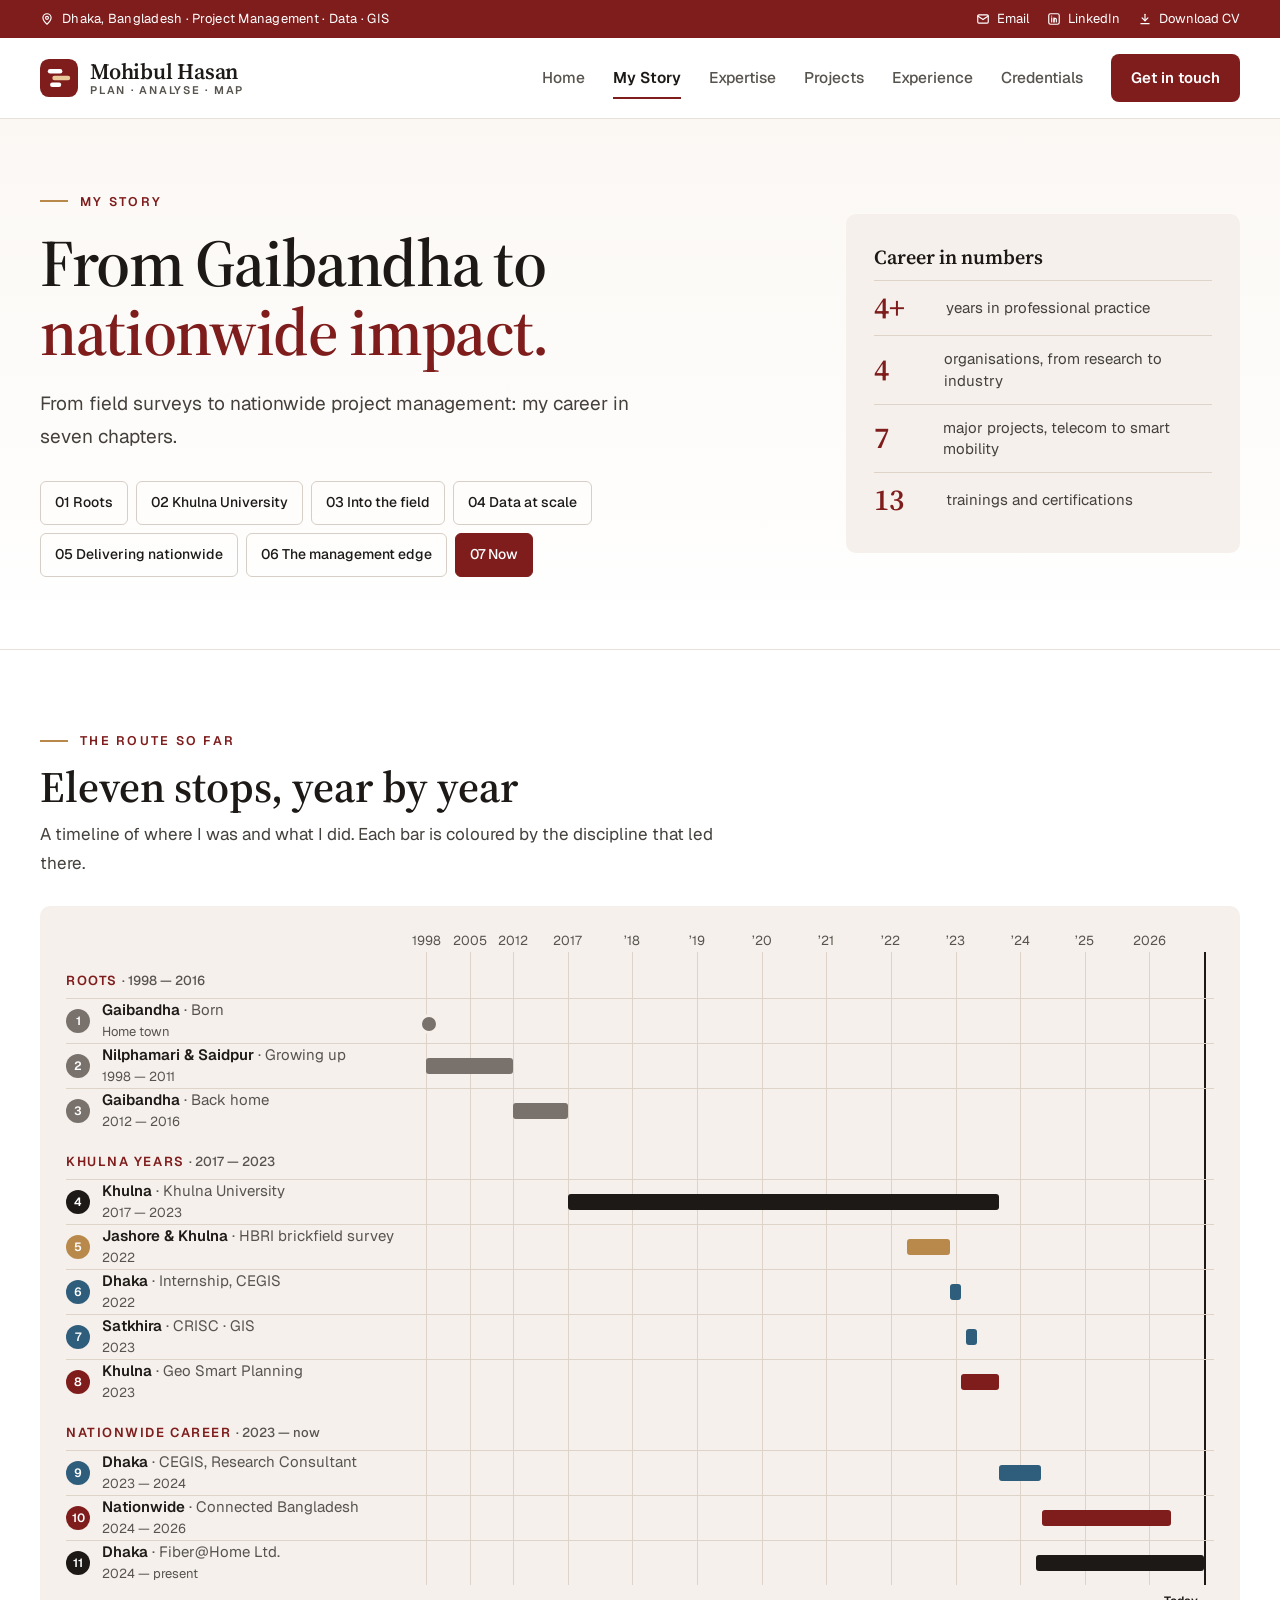
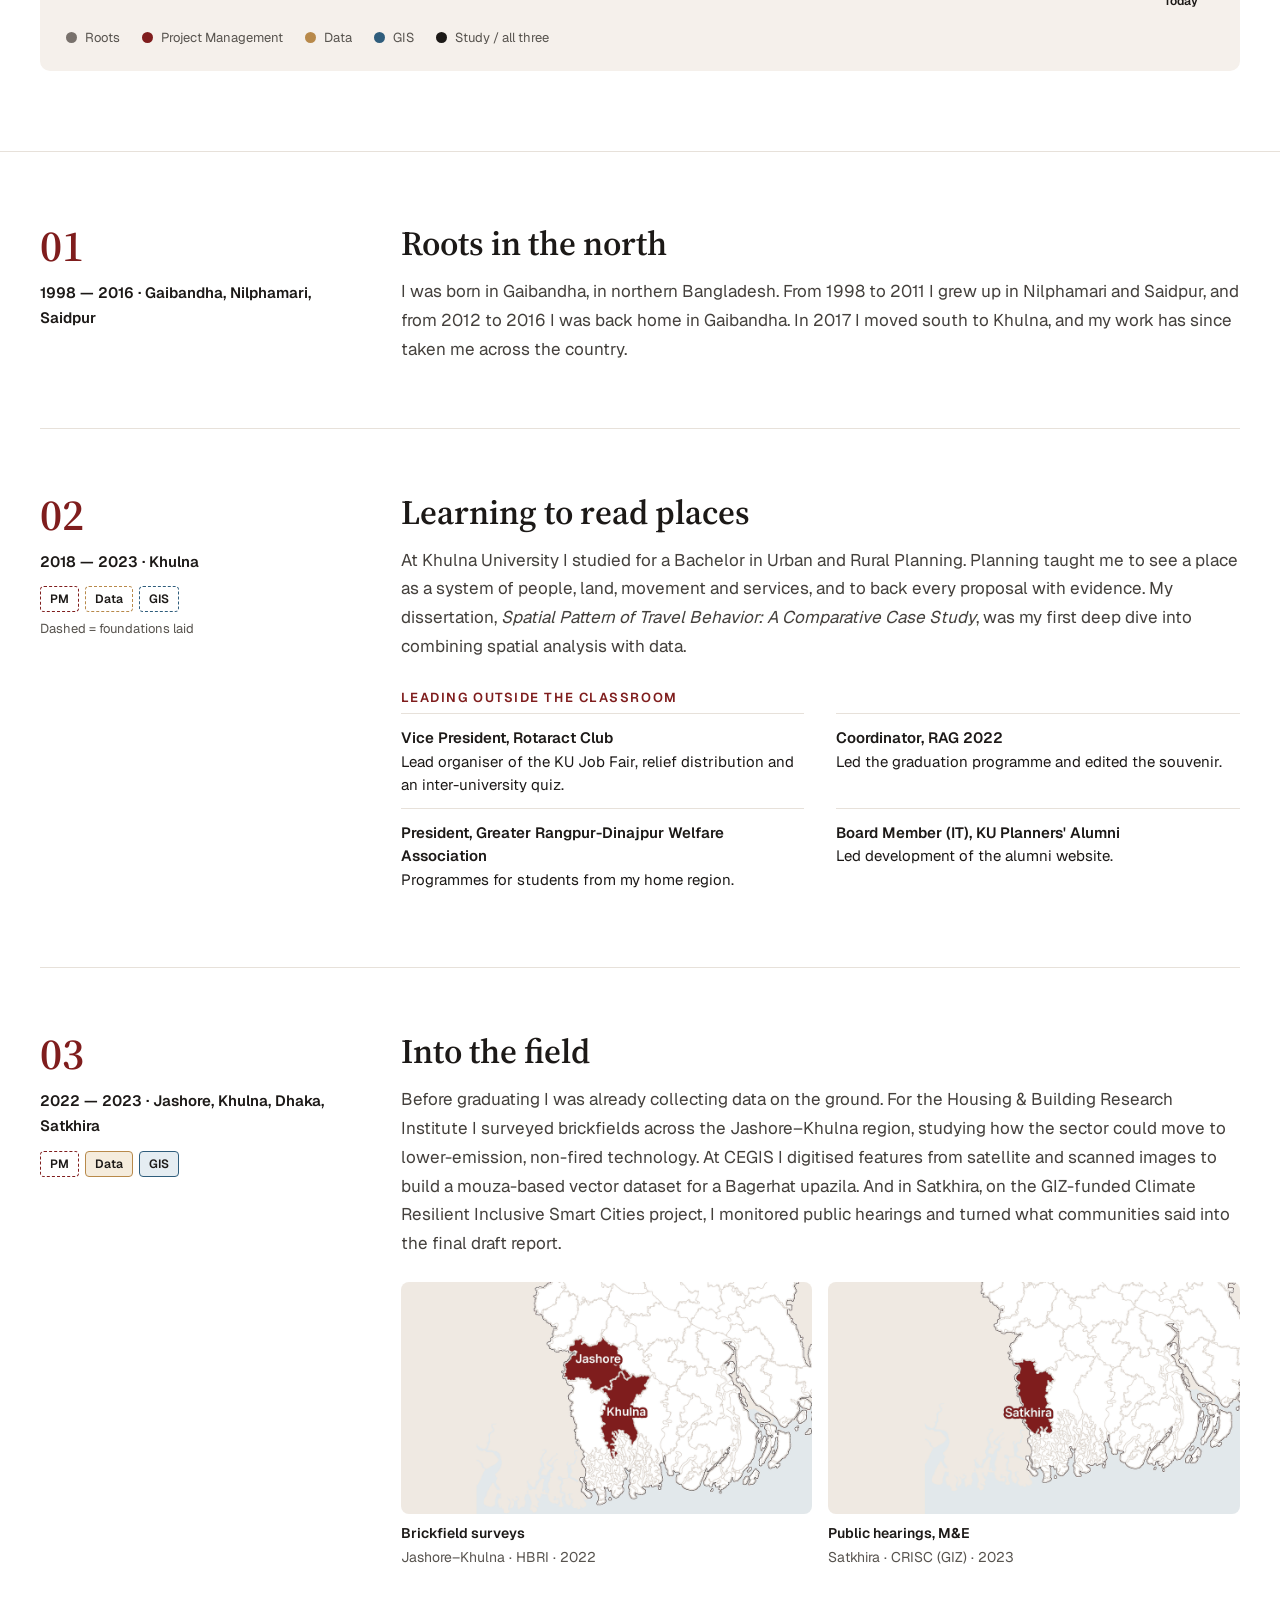
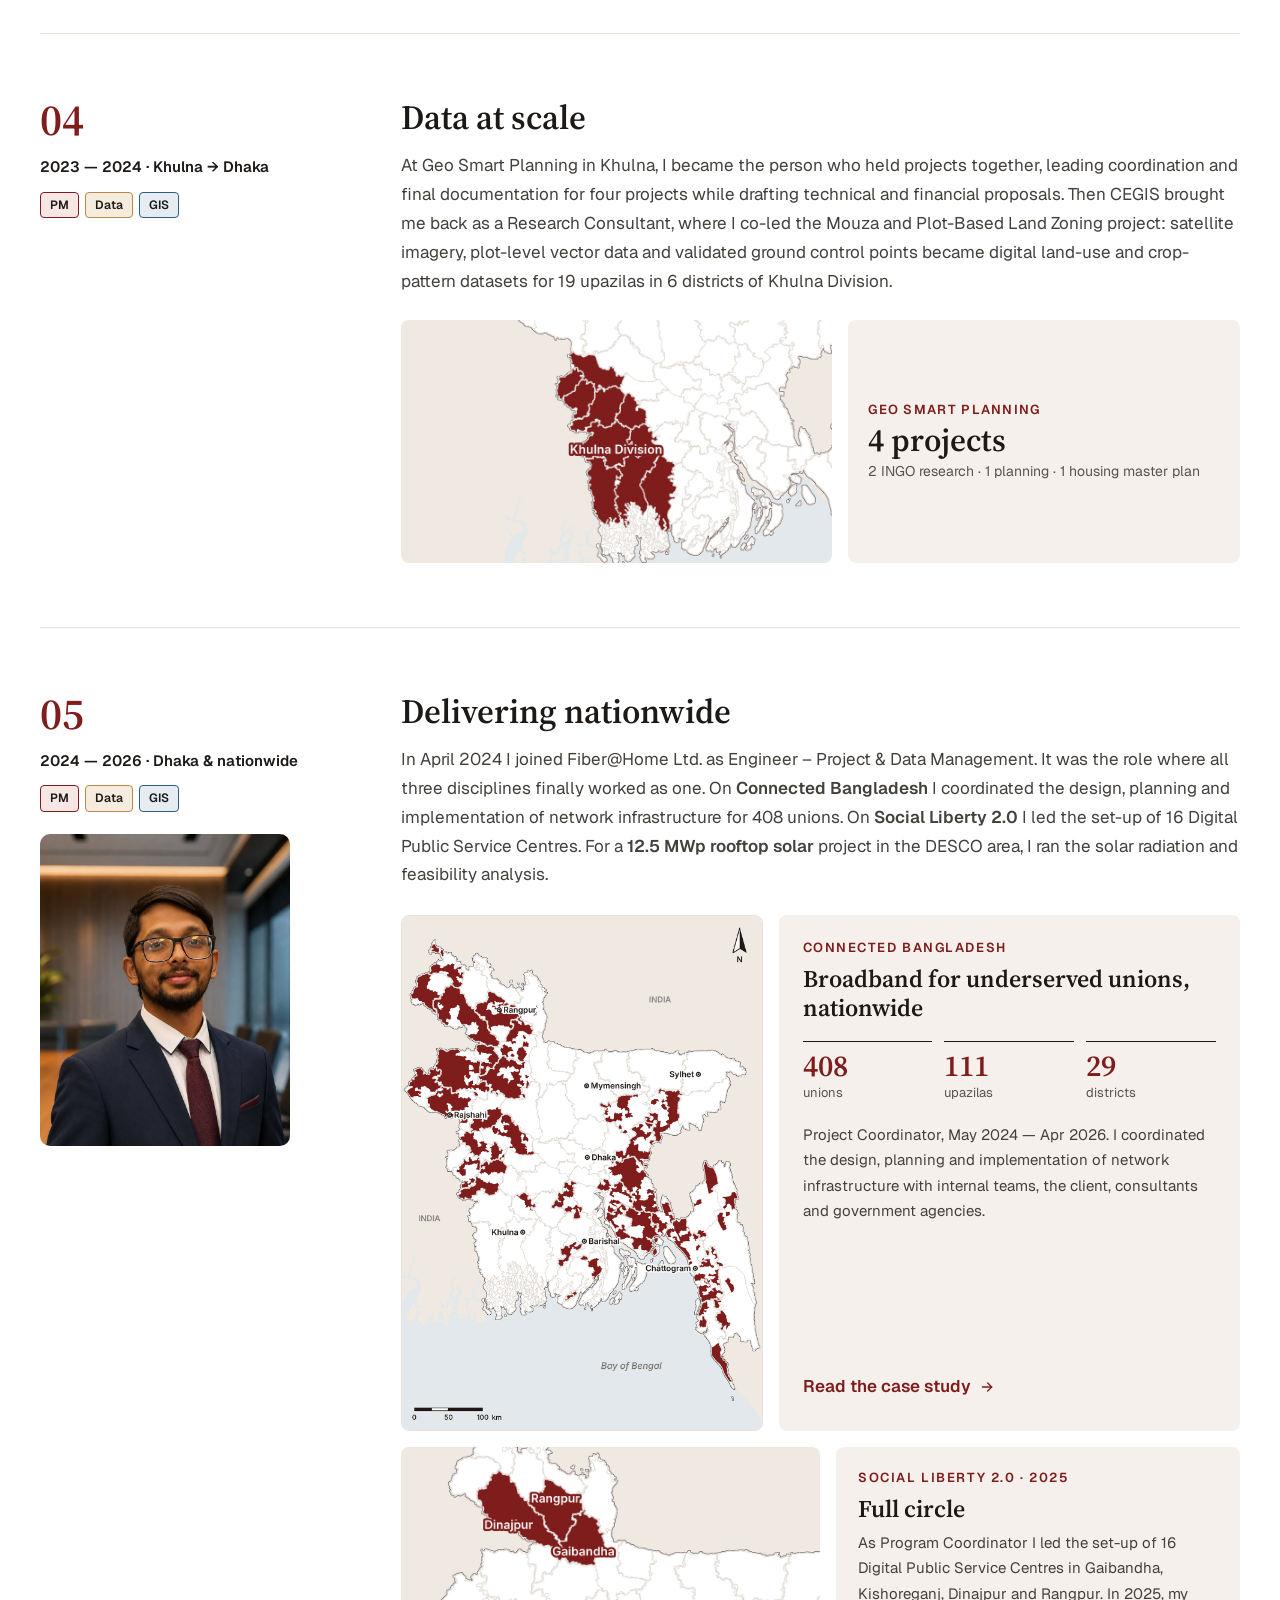
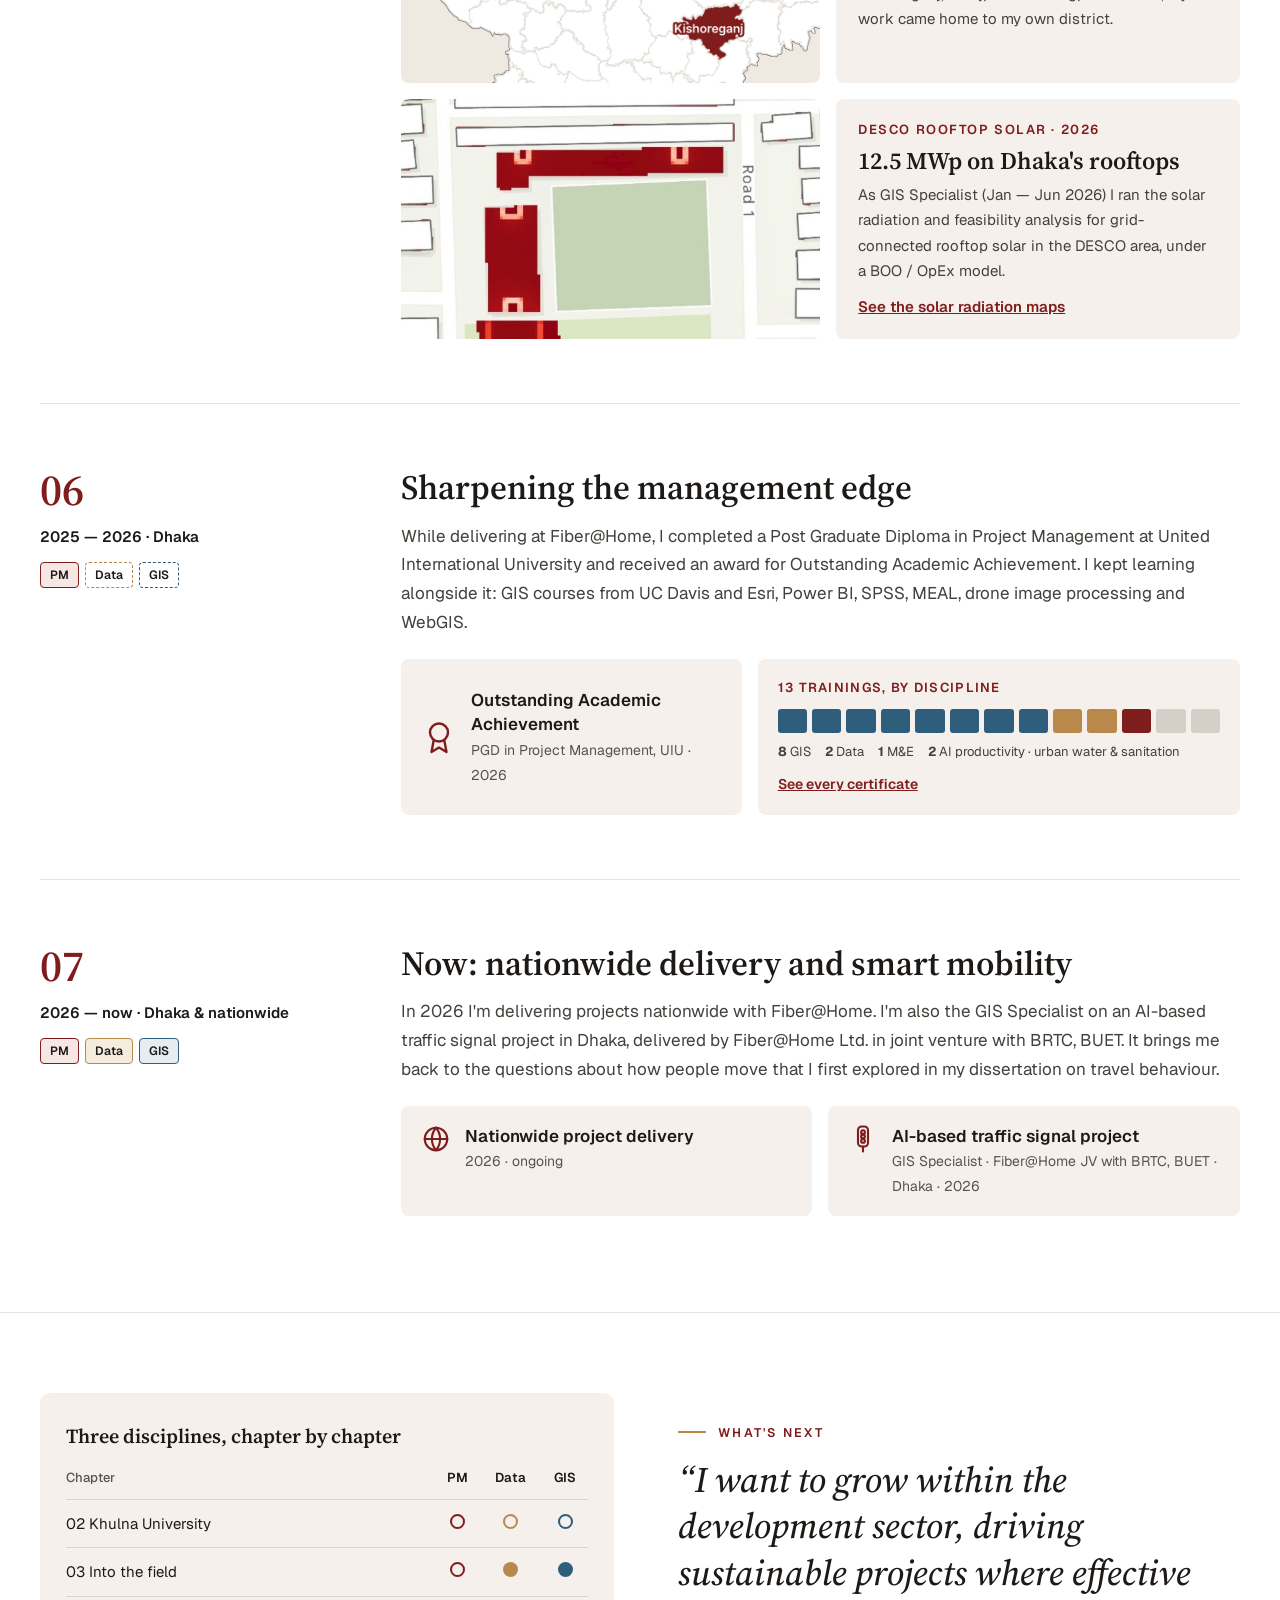
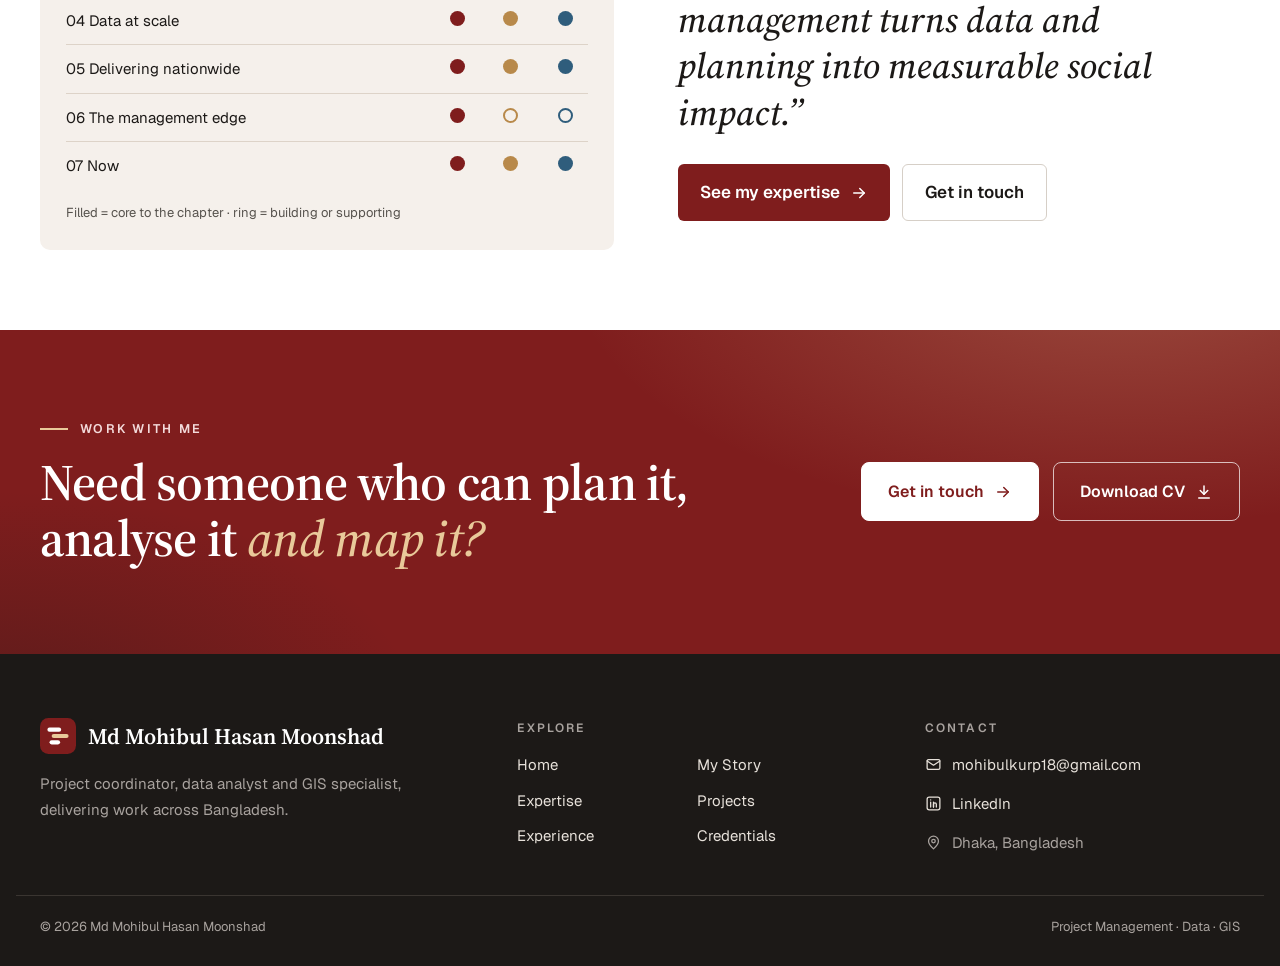
<file: story.html>
<!doctype html>
<html lang="en">
<head>
<meta charset="utf-8">
<meta name="viewport" content="width=device-width, initial-scale=1">
<title>My Story · Md Mohibul Hasan Moonshad</title>
<meta name="description" content="From field surveys to nationwide project management: a career in seven chapters.">
<meta name="author" content="Md Mohibul Hasan Moonshad">
<meta property="og:title" content="My Story · Md Mohibul Hasan Moonshad">
<meta property="og:description" content="From field surveys to nationwide project management: a career in seven chapters.">
<meta property="og:type" content="website">
<meta name="theme-color" content="#7F1D1D">
<link rel="icon" href="assets/favicon.svg" type="image/svg+xml">
<link rel="preconnect" href="https://fonts.googleapis.com">
<link rel="stylesheet" href="https://fonts.googleapis.com/css2?family=Geist:wght@400;500;600;700&amp;family=Source+Serif+4:ital,opsz,wght@0,8..60,400;0,8..60,600;0,8..60,700;1,8..60,500;1,8..60,600&amp;display=swap">
<style>
body{margin:0}
body{margin:0}
a{color:#7F1D1D}
:focus-visible{outline:2px solid #7F1D1D;outline-offset:3px;border-radius:4px}
.navl{position:relative;text-decoration:none;color:#57534E;padding:8px 0;font-weight:500;transition:color .2s ease}
.navl::after{content:"";position:absolute;left:0;right:0;bottom:0;height:2px;background:#7F1D1D;transform:scaleX(0);transform-origin:left;transition:transform .25s ease}
.navl:hover{color:#1C1917}
.navl:hover::after,.navl[aria-current="page"]::after{transform:scaleX(1)}
.navl[aria-current="page"]{color:#1C1917;font-weight:600}
.btn{transition:transform .2s ease,box-shadow .2s ease,background-color .2s ease,color .2s ease}
.btn:hover{transform:translateY(-2px);box-shadow:0 14px 28px -14px rgba(127,29,29,.6)}
.btn-o:hover{background:#1C1917!important;color:#FFFFFF!important;box-shadow:none}
.btn-w:hover{box-shadow:0 14px 28px -14px rgba(0,0,0,.5)}
.btn-ow:hover{background:#FFFFFF!important;color:#7F1D1D!important;box-shadow:none}
.lift{transition:transform .3s ease,box-shadow .3s ease,border-color .3s ease}
.lift:hover{transform:translateY(-6px);box-shadow:0 28px 50px -28px rgba(28,25,23,.38);border-color:#D6CFC7!important}
.zoom{overflow:hidden}
.zoom img{transition:transform .7s ease}
.lift:hover .zoom img,.zoom:hover img{transform:scale(1.045)}
.arw svg{transition:transform .25s ease}
.arw:hover svg,.lift:hover .arw svg{transform:translateX(5px)}
.flink{color:#E7E1DA;text-decoration:none;transition:color .2s ease}
.flink:hover{color:#FFFFFF;text-decoration:underline}
.tab{transition:color .2s ease,border-color .2s ease}
.tab:hover{color:#1C1917!important}
.chip{transition:background-color .2s ease,color .2s ease,border-color .2s ease}
@media (prefers-reduced-motion: reduce){*{transition:none!important}}
</style>
<link rel="stylesheet" href="assets/site.css">
</head>
<body>
<div id="dc-root">
<div id="s-top" style="background: #FFFFFF; color: #1C1917; font-family: 'Geist', system-ui, sans-serif; font-size: 17px; line-height: 1.7">

  <!-- TOP BAR -->
  <div style="background: #7F1D1D; color: #FFFFFF; font-size: 13px">
    <div style="max-width: 1200px; margin: 0 auto; padding: 8px 24px; display: flex; flex-wrap: wrap; justify-content: space-between; align-items: center; gap: 4px 20px">
      <span style="display: inline-flex; align-items: center; gap: 8px; letter-spacing: 0.02em"><svg aria-hidden="true" width="14" height="14" viewBox="0 0 24 24" fill="none" stroke="currentColor" stroke-width="2" stroke-linecap="round" stroke-linejoin="round"><path d="M12 21s7-6.1 7-11a7 7 0 1 0-14 0c0 4.9 7 11 7 11z"></path><circle cx="12" cy="10" r="2.5"></circle></svg>Dhaka, Bangladesh · Project Management · Data · GIS</span>
      <span style="display: inline-flex; align-items: center; gap: 18px"><a href="mailto:mohibulkurp18@gmail.com" style="color: #FFFFFF; text-decoration: none; display: inline-flex; align-items: center; gap: 7px"><svg aria-hidden="true" width="14" height="14" viewBox="0 0 24 24" fill="none" stroke="currentColor" stroke-width="2" stroke-linecap="round" stroke-linejoin="round"><rect x="3" y="5" width="18" height="14" rx="2"></rect><path d="m3 7 9 6 9-6"></path></svg>Email</a><a href="https://www.linkedin.com/in/md-mohibul-hasan-moonshad/" style="color: #FFFFFF; text-decoration: none; display: inline-flex; align-items: center; gap: 7px"><svg aria-hidden="true" width="14" height="14" viewBox="0 0 24 24" fill="none" stroke="currentColor" stroke-width="2" stroke-linecap="round" stroke-linejoin="round"><rect x="3" y="3" width="18" height="18" rx="3"></rect><path d="M8 10v7"></path><path d="M8 7v.01"></path><path d="M12 17v-4a2 2 0 0 1 4 0v4"></path><path d="M12 10v7"></path></svg>LinkedIn</a><a href="assets/Mohibul_Hasan_CV.pdf" download="Mohibul_Hasan_CV.pdf" target="_blank" rel="noopener" style="color: #FFFFFF; text-decoration: none; display: inline-flex; align-items: center; gap: 7px"><svg aria-hidden="true" width="14" height="14" viewBox="0 0 24 24" fill="none" stroke="currentColor" stroke-width="2" stroke-linecap="round" stroke-linejoin="round"><path d="M12 4v11"></path><path d="M7 10l5 5 5-5"></path><path d="M5 20h14"></path></svg>Download CV</a></span>
    </div>
  </div>

  <!-- NAV -->
  <header style="position: sticky; top: 0; z-index: 20; background: rgba(255, 255, 255, 0.94); backdrop-filter: saturate(160%) blur(10px); -webkit-backdrop-filter: saturate(160%) blur(10px); border-bottom: 1px solid #E7E1DA">
    <div style="max-width: 1200px; margin: 0 auto; padding: 16px 24px; display: flex; flex-wrap: wrap; align-items: center; justify-content: space-between; gap: 12px 28px">
      <a href="index.html" style="display: flex; align-items: center; gap: 12px; text-decoration: none; color: #1C1917">
        <svg aria-hidden="true" width="38" height="38" viewBox="0 0 34 34"><rect width="34" height="34" rx="8" fill="#7F1D1D"></rect><rect x="7" y="9" width="13" height="4" rx="2" fill="#FFFFFF"></rect><rect x="11" y="15" width="16" height="4" rx="2" fill="#E9C99A"></rect><rect x="9" y="21" width="10" height="4" rx="2" fill="#FFFFFF"></rect></svg>
        <span style="line-height: 1.15"><span style="display: block; font-family: 'Source Serif 4', Georgia, serif; font-size: 22px; font-weight: 600; letter-spacing: -0.01em">Mohibul Hasan</span><span style="display: block; font-size: 11px; font-weight: 600; letter-spacing: 0.16em; color: #57534E">PLAN · ANALYSE · MAP</span></span>
      </a>
      <nav aria-label="Primary" style="display: flex; flex-wrap: wrap; align-items: center; gap: 4px 28px">
        <a class="navl" href="index.html" style="font-size: 15.5px">Home</a><a class="navl" href="story.html" aria-current="page" style="font-size: 15.5px">My Story</a><a class="navl" href="expertise.html" style="font-size: 15.5px">Expertise</a><a class="navl" href="projects.html" style="font-size: 15.5px">Projects</a><a class="navl" href="experience.html" style="font-size: 15.5px">Experience</a><a class="navl" href="credentials.html" style="font-size: 15.5px">Credentials</a>
        <a href="mailto:mohibulkurp18@gmail.com?subject=Portfolio%20enquiry" class="btn" style="text-decoration: none; background: #7F1D1D; color: #FFFFFF; padding: 11px 20px; border-radius: 8px; font-weight: 600; font-size: 15px; min-height: 44px; box-sizing: border-box; display: inline-flex; align-items: center">Get in touch</a>
      </nav>
    </div>
  </header>

  <!-- PAGE HEADER -->
  <section aria-label="Introduction" style="border-bottom: 1px solid #E7E1DA; background: linear-gradient(180deg, #FBF8F4 0%, #FFFFFF 100%)">
    <div style="max-width: 1200px; margin: 0 auto; padding: 72px 24px; display: flex; flex-wrap: wrap; gap: 40px 72px; align-items: center">
      <div style="flex: 3 1 560px; min-width: 0">
        <p style="margin: 0 0 16px; display: flex; align-items: center; gap: 12px; font-size: 12.5px; font-weight: 600; letter-spacing: 0.18em; color: #7F1D1D"><span aria-hidden="true" style="flex: 0 0 28px; height: 2px; background: #B8894A"></span>MY STORY</p>
        <h1 style="margin: 0; font-family: 'Source Serif 4', Georgia, serif; font-weight: 600; font-size: clamp(42px, 5.2vw, 72px); line-height: 1.04; letter-spacing: -0.02em">From Gaibandha to <span style="color: #7F1D1D">nationwide impact.</span></h1>
        <p style="margin: 22px 0 0; max-width: 620px; font-size: 19px; color: #44403C">From field surveys to nationwide project management: my career in seven chapters.</p>
        <nav aria-label="Chapters" style="margin-top: 28px; display: flex; flex-wrap: wrap; gap: 8px; font-size: 14px; font-weight: 500">
          <a href="#ch1" style="text-decoration: none; color: #1C1917; border: 1px solid #D6CFC7; padding: 9px 14px; border-radius: 6px; min-height: 44px; box-sizing: border-box; display: inline-flex; align-items: center">01 Roots</a>
          <a href="#ch2" style="text-decoration: none; color: #1C1917; border: 1px solid #D6CFC7; padding: 9px 14px; border-radius: 6px; min-height: 44px; box-sizing: border-box; display: inline-flex; align-items: center">02 Khulna University</a>
          <a href="#ch3" style="text-decoration: none; color: #1C1917; border: 1px solid #D6CFC7; padding: 9px 14px; border-radius: 6px; min-height: 44px; box-sizing: border-box; display: inline-flex; align-items: center">03 Into the field</a>
          <a href="#ch4" style="text-decoration: none; color: #1C1917; border: 1px solid #D6CFC7; padding: 9px 14px; border-radius: 6px; min-height: 44px; box-sizing: border-box; display: inline-flex; align-items: center">04 Data at scale</a>
          <a href="#ch5" style="text-decoration: none; color: #1C1917; border: 1px solid #D6CFC7; padding: 9px 14px; border-radius: 6px; min-height: 44px; box-sizing: border-box; display: inline-flex; align-items: center">05 Delivering nationwide</a>
          <a href="#ch6" style="text-decoration: none; color: #1C1917; border: 1px solid #D6CFC7; padding: 9px 14px; border-radius: 6px; min-height: 44px; box-sizing: border-box; display: inline-flex; align-items: center">06 The management edge</a>
          <a href="#ch7" style="text-decoration: none; color: #FFFFFF; background: #7F1D1D; border: 1px solid #7F1D1D; padding: 9px 14px; border-radius: 6px; min-height: 44px; box-sizing: border-box; display: inline-flex; align-items: center">07 Now</a>
        </nav>
      </div>
      <aside aria-label="Career in numbers" style="flex: 1 1 280px; min-width: 0; background: #F5F0EB; border-radius: 10px; padding: 26px 28px">
        <p style="margin: 0 0 6px; font-family: 'Source Serif 4', Georgia, serif; font-size: 20px; font-weight: 600">Career in numbers</p>
        <ul style="list-style: none; margin: 0; padding: 0">
          <li style="display: flex; align-items: center; gap: 16px; padding: 12px 0; border-top: 1px solid #DDD3C8"><span style="font-family: 'Source Serif 4', Georgia, serif; font-weight: 600; font-size: 30px; line-height: 1; width: 56px; color: #7F1D1D">4+</span><span style="font-size: 15px; line-height: 1.45; color: #44403C">years in professional practice</span></li>
          <li style="display: flex; align-items: center; gap: 16px; padding: 12px 0; border-top: 1px solid #DDD3C8"><span style="font-family: 'Source Serif 4', Georgia, serif; font-weight: 600; font-size: 30px; line-height: 1; width: 56px; color: #7F1D1D">4</span><span style="font-size: 15px; line-height: 1.45; color: #44403C">organisations, from research to industry</span></li>
          <li style="display: flex; align-items: center; gap: 16px; padding: 12px 0; border-top: 1px solid #DDD3C8"><span style="font-family: 'Source Serif 4', Georgia, serif; font-weight: 600; font-size: 30px; line-height: 1; width: 56px; color: #7F1D1D">7</span><span style="font-size: 15px; line-height: 1.45; color: #44403C">major projects, telecom to smart mobility</span></li>
          <li style="display: flex; align-items: center; gap: 16px; padding: 12px 0; border-top: 1px solid #DDD3C8"><span style="font-family: 'Source Serif 4', Georgia, serif; font-weight: 600; font-size: 30px; line-height: 1; width: 56px; color: #7F1D1D">13</span><span style="font-size: 15px; line-height: 1.45; color: #44403C">trainings and certifications</span></li>
        </ul>
      </aside>
    </div>
  </section>

  <!-- ROUTE -->
  <section aria-labelledby="s-route" style="border-bottom: 1px solid #E7E1DA">
    <div style="max-width: 1200px; margin: 0 auto; padding: 80px 24px">
      <p style="margin: 0 0 12px; display: flex; align-items: center; gap: 12px; font-size: 12.5px; font-weight: 600; letter-spacing: 0.18em; color: #7F1D1D"><span aria-hidden="true" style="flex: 0 0 28px; height: 2px; background: #B8894A"></span>THE ROUTE SO FAR</p>
      <h2 id="s-route" style="margin: 0 0 8px; font-family: 'Source Serif 4', Georgia, serif; font-weight: 600; font-size: clamp(32px, 3.4vw, 44px); line-height: 1.12">Eleven stops, year by year</h2>
      <p style="margin: 0 0 28px; max-width: 680px; color: #44403C">A timeline of where I was and what I did. Each bar is coloured by the discipline that led there.</p>
      <figure style="margin: 0; background: #F5F0EB; border-radius: 10px; padding: 24px 26px 22px">
        <div style="overflow-x: auto">
          <div style="min-width: 960px">
            <div style="display: flex; font-size: 13px; color: #57534E"><div style="flex: 0 0 360px"></div><div style="flex: 1; position: relative; height: 22px"><span style="position: absolute; left: 0.00%; transform: translateX(-50%)">1998</span><span style="position: absolute; left: 5.53%; transform: translateX(-50%)">2005</span><span style="position: absolute; left: 11.05%; transform: translateX(-50%)">2012</span><span style="position: absolute; left: 18.00%; transform: translateX(-50%)">2017</span><span style="position: absolute; left: 26.20%; transform: translateX(-50%)">’18</span><span style="position: absolute; left: 34.40%; transform: translateX(-50%)">’19</span><span style="position: absolute; left: 42.60%; transform: translateX(-50%)">’20</span><span style="position: absolute; left: 50.80%; transform: translateX(-50%)">’21</span><span style="position: absolute; left: 59.00%; transform: translateX(-50%)">’22</span><span style="position: absolute; left: 67.20%; transform: translateX(-50%)">’23</span><span style="position: absolute; left: 75.40%; transform: translateX(-50%)">’24</span><span style="position: absolute; left: 83.60%; transform: translateX(-50%)">’25</span><span style="position: absolute; left: 91.80%; transform: translateX(-50%)">2026</span></div></div>
            <div style="position: relative">
              <div aria-hidden="true" style="position: absolute; top: 0; bottom: 0; left: 360px; right: 0"><span style="position: absolute; top: 0; bottom: 0; left: 0.00%; border-left: 1px solid #DDD3C8"></span><span style="position: absolute; top: 0; bottom: 0; left: 5.53%; border-left: 1px solid #DDD3C8"></span><span style="position: absolute; top: 0; bottom: 0; left: 11.05%; border-left: 1px solid #DDD3C8"></span><span style="position: absolute; top: 0; bottom: 0; left: 18.00%; border-left: 1px solid #DDD3C8"></span><span style="position: absolute; top: 0; bottom: 0; left: 26.20%; border-left: 1px solid #DDD3C8"></span><span style="position: absolute; top: 0; bottom: 0; left: 34.40%; border-left: 1px solid #DDD3C8"></span><span style="position: absolute; top: 0; bottom: 0; left: 42.60%; border-left: 1px solid #DDD3C8"></span><span style="position: absolute; top: 0; bottom: 0; left: 50.80%; border-left: 1px solid #DDD3C8"></span><span style="position: absolute; top: 0; bottom: 0; left: 59.00%; border-left: 1px solid #DDD3C8"></span><span style="position: absolute; top: 0; bottom: 0; left: 67.20%; border-left: 1px solid #DDD3C8"></span><span style="position: absolute; top: 0; bottom: 0; left: 75.40%; border-left: 1px solid #DDD3C8"></span><span style="position: absolute; top: 0; bottom: 0; left: 83.60%; border-left: 1px solid #DDD3C8"></span><span style="position: absolute; top: 0; bottom: 0; left: 91.80%; border-left: 1px solid #DDD3C8"></span><span style="position: absolute; top: 0; bottom: 0; left: 98.77%; border-left: 2px solid #1C1917"></span></div>
              <div style="position: relative"><div style="display: flex; align-items: flex-end; min-height: 40px; padding-bottom: 6px"><div style="flex: 0 0 360px; font-size: 13px; font-weight: 600; letter-spacing: 0.12em; color: #7F1D1D">ROOTS <span style="color: #57534E; font-weight: 500; letter-spacing: 0">· 1998 — 2016</span></div></div><div style="display: flex; align-items: center; min-height: 44px; border-top: 1px solid #DDD3C8"><div style="flex: 0 0 360px; display: flex; align-items: center; gap: 12px; padding-right: 16px; box-sizing: border-box; line-height: 1.3"><span aria-hidden="true" style="flex: 0 0 24px; width: 24px; height: 24px; border-radius: 50%; background: #78716C; color: #FFFFFF; font-size: 12px; font-weight: 600; line-height: 1; display: inline-flex; align-items: center; justify-content: center">1</span><span><span style="display: block; font-weight: 600; font-size: 15px">Gaibandha <span style="font-weight: 400; color: #57534E">· Born</span></span><span style="font-size: 13px; color: #57534E">Home town</span></span></div><div style="flex: 1; position: relative; align-self: stretch"><span style="position: absolute; left: 0; top: 50%; width: 14px; height: 14px; margin: -7px 0 0 -7px; border-radius: 50%; background: #78716C; border: 3px solid #F5F0EB"></span></div></div><div style="display: flex; align-items: center; min-height: 44px; border-top: 1px solid #DDD3C8"><div style="flex: 0 0 360px; display: flex; align-items: center; gap: 12px; padding-right: 16px; box-sizing: border-box; line-height: 1.3"><span aria-hidden="true" style="flex: 0 0 24px; width: 24px; height: 24px; border-radius: 50%; background: #78716C; color: #FFFFFF; font-size: 12px; font-weight: 600; line-height: 1; display: inline-flex; align-items: center; justify-content: center">2</span><span><span style="display: block; font-weight: 600; font-size: 15px">Nilphamari &amp; Saidpur <span style="font-weight: 400; color: #57534E">· Growing up</span></span><span style="font-size: 13px; color: #57534E">1998 — 2011</span></span></div><div style="flex: 1; position: relative; align-self: stretch"><span style="position: absolute; left: 0.00%; width: max(6px, 11.05%); top: 50%; height: 16px; margin-top: -8px; background: #78716C; border-radius: 3px"></span></div></div><div style="display: flex; align-items: center; min-height: 44px; border-top: 1px solid #DDD3C8"><div style="flex: 0 0 360px; display: flex; align-items: center; gap: 12px; padding-right: 16px; box-sizing: border-box; line-height: 1.3"><span aria-hidden="true" style="flex: 0 0 24px; width: 24px; height: 24px; border-radius: 50%; background: #78716C; color: #FFFFFF; font-size: 12px; font-weight: 600; line-height: 1; display: inline-flex; align-items: center; justify-content: center">3</span><span><span style="display: block; font-weight: 600; font-size: 15px">Gaibandha <span style="font-weight: 400; color: #57534E">· Back home</span></span><span style="font-size: 13px; color: #57534E">2012 — 2016</span></span></div><div style="flex: 1; position: relative; align-self: stretch"><span style="position: absolute; left: 11.05%; width: max(6px, 6.95%); top: 50%; height: 16px; margin-top: -8px; background: #78716C; border-radius: 3px"></span></div></div><div style="display: flex; align-items: flex-end; min-height: 40px; padding-bottom: 6px"><div style="flex: 0 0 360px; font-size: 13px; font-weight: 600; letter-spacing: 0.12em; color: #7F1D1D">KHULNA YEARS <span style="color: #57534E; font-weight: 500; letter-spacing: 0">· 2017 — 2023</span></div></div><div style="display: flex; align-items: center; min-height: 44px; border-top: 1px solid #DDD3C8"><div style="flex: 0 0 360px; display: flex; align-items: center; gap: 12px; padding-right: 16px; box-sizing: border-box; line-height: 1.3"><span aria-hidden="true" style="flex: 0 0 24px; width: 24px; height: 24px; border-radius: 50%; background: #1C1917; color: #FFFFFF; font-size: 12px; font-weight: 600; line-height: 1; display: inline-flex; align-items: center; justify-content: center">4</span><span><span style="display: block; font-weight: 600; font-size: 15px">Khulna <span style="font-weight: 400; color: #57534E">· Khulna University</span></span><span style="font-size: 13px; color: #57534E">2017 — 2023</span></span></div><div style="flex: 1; position: relative; align-self: stretch"><span style="position: absolute; left: 18.00%; width: max(6px, 54.69%); top: 50%; height: 16px; margin-top: -8px; background: #1C1917; border-radius: 3px"></span></div></div><div style="display: flex; align-items: center; min-height: 44px; border-top: 1px solid #DDD3C8"><div style="flex: 0 0 360px; display: flex; align-items: center; gap: 12px; padding-right: 16px; box-sizing: border-box; line-height: 1.3"><span aria-hidden="true" style="flex: 0 0 24px; width: 24px; height: 24px; border-radius: 50%; background: #B8894A; color: #FFFFFF; font-size: 12px; font-weight: 600; line-height: 1; display: inline-flex; align-items: center; justify-content: center">5</span><span><span style="display: block; font-weight: 600; font-size: 15px">Jashore &amp; Khulna <span style="font-weight: 400; color: #57534E">· HBRI brickfield survey</span></span><span style="font-size: 13px; color: #57534E">2022</span></span></div><div style="flex: 1; position: relative; align-self: stretch"><span style="position: absolute; left: 61.05%; width: max(6px, 5.49%); top: 50%; height: 16px; margin-top: -8px; background: #B8894A; border-radius: 3px"></span></div></div><div style="display: flex; align-items: center; min-height: 44px; border-top: 1px solid #DDD3C8"><div style="flex: 0 0 360px; display: flex; align-items: center; gap: 12px; padding-right: 16px; box-sizing: border-box; line-height: 1.3"><span aria-hidden="true" style="flex: 0 0 24px; width: 24px; height: 24px; border-radius: 50%; background: #2F5D7C; color: #FFFFFF; font-size: 12px; font-weight: 600; line-height: 1; display: inline-flex; align-items: center; justify-content: center">6</span><span><span style="display: block; font-weight: 600; font-size: 15px">Dhaka <span style="font-weight: 400; color: #57534E">· Internship, CEGIS</span></span><span style="font-size: 13px; color: #57534E">2022</span></span></div><div style="flex: 1; position: relative; align-self: stretch"><span style="position: absolute; left: 66.54%; width: max(6px, 1.31%); top: 50%; height: 16px; margin-top: -8px; background: #2F5D7C; border-radius: 3px"></span></div></div><div style="display: flex; align-items: center; min-height: 44px; border-top: 1px solid #DDD3C8"><div style="flex: 0 0 360px; display: flex; align-items: center; gap: 12px; padding-right: 16px; box-sizing: border-box; line-height: 1.3"><span aria-hidden="true" style="flex: 0 0 24px; width: 24px; height: 24px; border-radius: 50%; background: #2F5D7C; color: #FFFFFF; font-size: 12px; font-weight: 600; line-height: 1; display: inline-flex; align-items: center; justify-content: center">7</span><span><span style="display: block; font-weight: 600; font-size: 15px">Satkhira <span style="font-weight: 400; color: #57534E">· CRISC · GIS</span></span><span style="font-size: 13px; color: #57534E">2023</span></span></div><div style="flex: 1; position: relative; align-self: stretch"><span style="position: absolute; left: 68.59%; width: max(6px, 1.31%); top: 50%; height: 16px; margin-top: -8px; background: #2F5D7C; border-radius: 3px"></span></div></div><div style="display: flex; align-items: center; min-height: 44px; border-top: 1px solid #DDD3C8"><div style="flex: 0 0 360px; display: flex; align-items: center; gap: 12px; padding-right: 16px; box-sizing: border-box; line-height: 1.3"><span aria-hidden="true" style="flex: 0 0 24px; width: 24px; height: 24px; border-radius: 50%; background: #7F1D1D; color: #FFFFFF; font-size: 12px; font-weight: 600; line-height: 1; display: inline-flex; align-items: center; justify-content: center">8</span><span><span style="display: block; font-weight: 600; font-size: 15px">Khulna <span style="font-weight: 400; color: #57534E">· Geo Smart Planning</span></span><span style="font-size: 13px; color: #57534E">2023</span></span></div><div style="flex: 1; position: relative; align-self: stretch"><span style="position: absolute; left: 67.86%; width: max(6px, 4.84%); top: 50%; height: 16px; margin-top: -8px; background: #7F1D1D; border-radius: 3px"></span></div></div><div style="display: flex; align-items: flex-end; min-height: 40px; padding-bottom: 6px"><div style="flex: 0 0 360px; font-size: 13px; font-weight: 600; letter-spacing: 0.12em; color: #7F1D1D">NATIONWIDE CAREER <span style="color: #57534E; font-weight: 500; letter-spacing: 0">· 2023 — now</span></div></div><div style="display: flex; align-items: center; min-height: 44px; border-top: 1px solid #DDD3C8"><div style="flex: 0 0 360px; display: flex; align-items: center; gap: 12px; padding-right: 16px; box-sizing: border-box; line-height: 1.3"><span aria-hidden="true" style="flex: 0 0 24px; width: 24px; height: 24px; border-radius: 50%; background: #2F5D7C; color: #FFFFFF; font-size: 12px; font-weight: 600; line-height: 1; display: inline-flex; align-items: center; justify-content: center">9</span><span><span style="display: block; font-weight: 600; font-size: 15px">Dhaka <span style="font-weight: 400; color: #57534E">· CEGIS, Research Consultant</span></span><span style="font-size: 13px; color: #57534E">2023 — 2024</span></span></div><div style="flex: 1; position: relative; align-self: stretch"><span style="position: absolute; left: 72.69%; width: max(6px, 5.41%); top: 50%; height: 16px; margin-top: -8px; background: #2F5D7C; border-radius: 3px"></span></div></div><div style="display: flex; align-items: center; min-height: 44px; border-top: 1px solid #DDD3C8"><div style="flex: 0 0 360px; display: flex; align-items: center; gap: 12px; padding-right: 16px; box-sizing: border-box; line-height: 1.3"><span aria-hidden="true" style="flex: 0 0 24px; width: 24px; height: 24px; border-radius: 50%; background: #7F1D1D; color: #FFFFFF; font-size: 12px; font-weight: 600; line-height: 1; display: inline-flex; align-items: center; justify-content: center">10</span><span><span style="display: block; font-weight: 600; font-size: 15px">Nationwide <span style="font-weight: 400; color: #57534E">· Connected Bangladesh</span></span><span style="font-size: 13px; color: #57534E">2024 — 2026</span></span></div><div style="flex: 1; position: relative; align-self: stretch"><span style="position: absolute; left: 78.11%; width: max(6px, 16.40%); top: 50%; height: 16px; margin-top: -8px; background: #7F1D1D; border-radius: 3px"></span></div></div><div style="display: flex; align-items: center; min-height: 44px; border-top: 1px solid #DDD3C8"><div style="flex: 0 0 360px; display: flex; align-items: center; gap: 12px; padding-right: 16px; box-sizing: border-box; line-height: 1.3"><span aria-hidden="true" style="flex: 0 0 24px; width: 24px; height: 24px; border-radius: 50%; background: #1C1917; color: #FFFFFF; font-size: 12px; font-weight: 600; line-height: 1; display: inline-flex; align-items: center; justify-content: center">11</span><span><span style="display: block; font-weight: 600; font-size: 15px">Dhaka <span style="font-weight: 400; color: #57534E">· Fiber@Home Ltd.</span></span><span style="font-size: 13px; color: #57534E">2024 — present</span></span></div><div style="flex: 1; position: relative; align-self: stretch"><span style="position: absolute; left: 77.45%; width: max(6px, 21.32%); top: 50%; height: 16px; margin-top: -8px; background: #1C1917; border-radius: 3px"></span></div></div></div>
            </div>
            <div style="display: flex; font-size: 12px; margin-top: 6px"><div style="flex: 0 0 360px"></div><div style="flex: 1; position: relative; height: 18px"><span style="position: absolute; left: 98.77%; transform: translateX(-100%); padding-right: 6px; font-weight: 600">Today</span></div></div>
          </div>
        </div>
<p style="margin: 18px 0 0; display: flex; flex-wrap: wrap; gap: 6px 22px; font-size: 13px; color: #57534E"><span style="display: inline-flex; align-items: center; gap: 8px"><span aria-hidden="true" style="width: 11px; height: 11px; border-radius: 50%; background: #78716C"></span>Roots</span><span style="display: inline-flex; align-items: center; gap: 8px"><span aria-hidden="true" style="width: 11px; height: 11px; border-radius: 50%; background: #7F1D1D"></span>Project Management</span><span style="display: inline-flex; align-items: center; gap: 8px"><span aria-hidden="true" style="width: 11px; height: 11px; border-radius: 50%; background: #B8894A"></span>Data</span><span style="display: inline-flex; align-items: center; gap: 8px"><span aria-hidden="true" style="width: 11px; height: 11px; border-radius: 50%; background: #2F5D7C"></span>GIS</span><span style="display: inline-flex; align-items: center; gap: 8px"><span aria-hidden="true" style="width: 11px; height: 11px; border-radius: 50%; background: #1C1917"></span>Study / all three</span></p>
      </figure>
    </div>
  </section>

  <!-- CHAPTERS -->
  <section aria-label="Chapters">
    <div style="max-width: 1200px; margin: 0 auto; padding: 8px 24px 32px">

      <article id="ch1" style="display: flex; flex-wrap: wrap; gap: 20px 64px; padding: 64px 0; border-bottom: 1px solid #E7E1DA">
        <div style="flex: 1 1 230px; min-width: 0">
          <p style="margin: 0; font-family: 'Source Serif 4', Georgia, serif; font-size: 44px; font-weight: 600; line-height: 1; color: #7F1D1D">01</p>
          <p style="margin: 12px 0 0; font-size: 15px; font-weight: 600">1998 — 2016 · Gaibandha, Nilphamari, Saidpur</p>
        </div>
        <div style="flex: 3 1 640px; min-width: 0">
          <h3 style="margin: 0 0 14px; font-family: 'Source Serif 4', Georgia, serif; font-weight: 600; font-size: 34px; line-height: 1.15">Roots in the north</h3>
          <p style="margin: 0; color: #44403C">I was born in Gaibandha, in northern Bangladesh. From 1998 to 2011 I grew up in Nilphamari and Saidpur, and from 2012 to 2016 I was back home in Gaibandha. In 2017 I moved south to Khulna, and my work has since taken me across the country.</p>
        </div>
      </article>

      <article id="ch2" style="display: flex; flex-wrap: wrap; gap: 20px 64px; padding: 64px 0; border-bottom: 1px solid #E7E1DA">
        <div style="flex: 1 1 230px; min-width: 0">
          <p style="margin: 0; font-family: 'Source Serif 4', Georgia, serif; font-size: 44px; font-weight: 600; line-height: 1; color: #7F1D1D">02</p>
          <p style="margin: 12px 0 0; font-size: 15px; font-weight: 600">2018 — 2023 · Khulna</p>
          <p style="margin: 12px 0 0; display: flex; flex-wrap: wrap; gap: 6px; font-size: 12px; font-weight: 600"><span style="border: 1px dashed #7F1D1D; padding: 2px 9px; border-radius: 4px">PM</span><span style="border: 1px dashed #B8894A; padding: 2px 9px; border-radius: 4px">Data</span><span style="border: 1px dashed #2F5D7C; padding: 2px 9px; border-radius: 4px">GIS</span></p>
          <p style="margin: 6px 0 0; font-size: 13px; color: #57534E">Dashed = foundations laid</p>
        </div>
        <div style="flex: 3 1 640px; min-width: 0">
          <h3 style="margin: 0 0 14px; font-family: 'Source Serif 4', Georgia, serif; font-weight: 600; font-size: 34px; line-height: 1.15">Learning to read places</h3>
          <p style="margin: 0; color: #44403C">At Khulna University I studied for a Bachelor in Urban and Rural Planning. Planning taught me to see a place as a system of people, land, movement and services, and to back every proposal with evidence. My dissertation, <em>Spatial Pattern of Travel Behavior: A Comparative Case Study</em>, was my first deep dive into combining spatial analysis with data.</p>
          <h4 style="margin: 26px 0 4px; font-size: 13px; font-weight: 600; letter-spacing: 0.12em; color: #7F1D1D">LEADING OUTSIDE THE CLASSROOM</h4>
          <ul style="list-style: none; margin: 0; padding: 0; display: grid; grid-template-columns: repeat(auto-fit, minmax(270px, 1fr)); gap: 0 32px">
            <li style="padding: 12px 0; border-top: 1px solid #E7E1DA; font-size: 15px; line-height: 1.55"><strong style="display: block; font-weight: 600">Vice President, Rotaract Club</strong>Lead organiser of the KU Job Fair, relief distribution and an inter-university quiz.</li>
            <li style="padding: 12px 0; border-top: 1px solid #E7E1DA; font-size: 15px; line-height: 1.55"><strong style="display: block; font-weight: 600">Coordinator, RAG 2022</strong>Led the graduation programme and edited the souvenir.</li>
            <li style="padding: 12px 0; border-top: 1px solid #E7E1DA; font-size: 15px; line-height: 1.55"><strong style="display: block; font-weight: 600">President, Greater Rangpur-Dinajpur Welfare Association</strong>Programmes for students from my home region.</li>
            <li style="padding: 12px 0; border-top: 1px solid #E7E1DA; font-size: 15px; line-height: 1.55"><strong style="display: block; font-weight: 600">Board Member (IT), KU Planners' Alumni</strong>Led development of the alumni website.</li>
          </ul>
        </div>
      </article>

      <article id="ch3" style="display: flex; flex-wrap: wrap; gap: 20px 64px; padding: 64px 0; border-bottom: 1px solid #E7E1DA">
        <div style="flex: 1 1 230px; min-width: 0">
          <p style="margin: 0; font-family: 'Source Serif 4', Georgia, serif; font-size: 44px; font-weight: 600; line-height: 1; color: #7F1D1D">03</p>
          <p style="margin: 12px 0 0; font-size: 15px; font-weight: 600">2022 — 2023 · Jashore, Khulna, Dhaka, Satkhira</p>
          <p style="margin: 12px 0 0; display: flex; flex-wrap: wrap; gap: 6px; font-size: 12px; font-weight: 600"><span style="border: 1px dashed #7F1D1D; padding: 2px 9px; border-radius: 4px">PM</span><span style="background: #F5ECDD; border: 1px solid #B8894A; padding: 2px 9px; border-radius: 4px">Data</span><span style="background: #E5EDF2; border: 1px solid #2F5D7C; padding: 2px 9px; border-radius: 4px">GIS</span></p>
        </div>
        <div style="flex: 3 1 640px; min-width: 0">
          <h3 style="margin: 0 0 14px; font-family: 'Source Serif 4', Georgia, serif; font-weight: 600; font-size: 34px; line-height: 1.15">Into the field</h3>
          <p style="margin: 0; color: #44403C">Before graduating I was already collecting data on the ground. For the Housing &amp; Building Research Institute I surveyed brickfields across the Jashore–Khulna region, studying how the sector could move to lower-emission, non-fired technology. At CEGIS I digitised features from satellite and scanned images to build a mouza-based vector dataset for a Bagerhat upazila. And in Satkhira, on the GIZ-funded Climate Resilient Inclusive Smart Cities project, I monitored public hearings and turned what communities said into the final draft report.</p>
          <div style="margin-top: 24px; display: grid; grid-template-columns: repeat(auto-fit, minmax(210px, 1fr)); gap: 16px">
            <figure style="margin: 0"><img src="assets/img/map-jashore-khulna.png" alt="Locator map of Jashore and Khulna districts" style="display: block; width: 100%; aspect-ratio: 16 / 9; object-fit: cover; border-radius: 8px"><figcaption style="margin-top: 8px; font-size: 14px"><strong style="font-weight: 600">Brickfield surveys</strong><br><span style="color: #57534E">Jashore–Khulna · HBRI · 2022</span></figcaption></figure>
            <figure style="margin: 0"><img src="assets/img/map-satkhira.png" alt="Locator map of Satkhira district" style="display: block; width: 100%; aspect-ratio: 16 / 9; object-fit: cover; border-radius: 8px"><figcaption style="margin-top: 8px; font-size: 14px"><strong style="font-weight: 600">Public hearings, M&amp;E</strong><br><span style="color: #57534E">Satkhira · CRISC (GIZ) · 2023</span></figcaption></figure>
          </div>
        </div>
      </article>

      <article id="ch4" style="display: flex; flex-wrap: wrap; gap: 20px 64px; padding: 64px 0; border-bottom: 1px solid #E7E1DA">
        <div style="flex: 1 1 230px; min-width: 0">
          <p style="margin: 0; font-family: 'Source Serif 4', Georgia, serif; font-size: 44px; font-weight: 600; line-height: 1; color: #7F1D1D">04</p>
          <p style="margin: 12px 0 0; font-size: 15px; font-weight: 600">2023 — 2024 · Khulna → Dhaka</p>
          <p style="margin: 12px 0 0; display: flex; flex-wrap: wrap; gap: 6px; font-size: 12px; font-weight: 600"><span style="background: #F6E7E5; border: 1px solid #7F1D1D; padding: 2px 9px; border-radius: 4px">PM</span><span style="background: #F5ECDD; border: 1px solid #B8894A; padding: 2px 9px; border-radius: 4px">Data</span><span style="background: #E5EDF2; border: 1px solid #2F5D7C; padding: 2px 9px; border-radius: 4px">GIS</span></p>
        </div>
        <div style="flex: 3 1 640px; min-width: 0">
          <h3 style="margin: 0 0 14px; font-family: 'Source Serif 4', Georgia, serif; font-weight: 600; font-size: 34px; line-height: 1.15">Data at scale</h3>
          <p style="margin: 0; color: #44403C">At Geo Smart Planning in Khulna, I became the person who held projects together, leading coordination and final documentation for four projects while drafting technical and financial proposals. Then CEGIS brought me back as a Research Consultant, where I co-led the Mouza and Plot-Based Land Zoning project: satellite imagery, plot-level vector data and validated ground control points became digital land-use and crop-pattern datasets for 19 upazilas in 6 districts of Khulna Division.</p>
          <div style="margin-top: 24px; display: flex; flex-wrap: wrap; gap: 16px; align-items: stretch">
            <img src="assets/img/map-khulna-division.png" alt="Locator map of Khulna Division" style="flex: 1 1 300px; max-width: 100%; width: 300px; aspect-ratio: 16 / 9; object-fit: cover; border-radius: 8px">
            <div style="flex: 1 1 220px; background: #F5F0EB; border-radius: 8px; padding: 18px 20px; display: flex; flex-direction: column; justify-content: center">
              <p style="margin: 0; font-size: 13px; font-weight: 600; letter-spacing: 0.1em; color: #7F1D1D">GEO SMART PLANNING</p>
              <p style="margin: 2px 0 0; font-family: 'Source Serif 4', Georgia, serif; font-size: 32px; font-weight: 600; line-height: 1.1">4 projects</p>
              <p style="margin: 2px 0 0; font-size: 14px; color: #57534E">2 INGO research · 1 planning · 1 housing master plan</p>
            </div>
          </div>
        </div>
      </article>

      <article id="ch5" style="display: flex; flex-wrap: wrap; gap: 20px 64px; padding: 64px 0; border-bottom: 1px solid #E7E1DA">
        <div style="flex: 1 1 230px; min-width: 0">
          <p style="margin: 0; font-family: 'Source Serif 4', Georgia, serif; font-size: 44px; font-weight: 600; line-height: 1; color: #7F1D1D">05</p>
          <p style="margin: 12px 0 0; font-size: 15px; font-weight: 600">2024 — 2026 · Dhaka &amp; nationwide</p>
          <p style="margin: 12px 0 0; display: flex; flex-wrap: wrap; gap: 6px; font-size: 12px; font-weight: 600"><span style="background: #F6E7E5; border: 1px solid #7F1D1D; padding: 2px 9px; border-radius: 4px">PM</span><span style="background: #F5ECDD; border: 1px solid #B8894A; padding: 2px 9px; border-radius: 4px">Data</span><span style="background: #E5EDF2; border: 1px solid #2F5D7C; padding: 2px 9px; border-radius: 4px">GIS</span></p>
          <img src="assets/img/portrait-meeting.jpg" alt="Md Mohibul Hasan Moonshad at work in Dhaka" style="margin-top: 22px; display: block; width: 100%; max-width: 250px; aspect-ratio: 4 / 5; object-fit: cover; object-position: 50% 20%; border-radius: 10px">
        </div>
        <div style="flex: 3 1 640px; min-width: 0">
          <h3 style="margin: 0 0 14px; font-family: 'Source Serif 4', Georgia, serif; font-weight: 600; font-size: 34px; line-height: 1.15">Delivering nationwide</h3>
          <p style="margin: 0; color: #44403C">In April 2024 I joined Fiber@Home Ltd. as Engineer – Project &amp; Data Management. It was the role where all three disciplines finally worked as one. On <strong style="font-weight: 600">Connected Bangladesh</strong> I coordinated the design, planning and implementation of network infrastructure for 408 unions. On <strong style="font-weight: 600">Social Liberty 2.0</strong> I led the set-up of 16 Digital Public Service Centres. For a <strong style="font-weight: 600">12.5 MWp rooftop solar</strong> project in the DESCO area, I ran the solar radiation and feasibility analysis.</p>
          <figure style="margin: 26px 0 0; display: flex; flex-wrap: wrap; gap: 16px; align-items: stretch">
            <a href="case-connected-bangladesh.html" style="flex: 1 1 260px; max-width: 360px; display: block; border: 1px solid #E7E1DA; border-radius: 8px; overflow: hidden; background: #FFFFFF"><img src="assets/img/map-connected-bangladesh.png" alt="Map of Bangladesh showing the Connected Bangladesh project unions, nationwide" style="display: block; width: 100%; aspect-ratio: 1200 / 1712; object-fit: cover"></a>
            <figcaption style="flex: 1 1 260px; background: #F5F0EB; border-radius: 8px; padding: 22px 24px; display: flex; flex-direction: column">
              <p style="margin: 0; font-size: 13px; font-weight: 600; letter-spacing: 0.12em; color: #7F1D1D">CONNECTED BANGLADESH</p>
              <p style="margin: 6px 0 0; font-family: 'Source Serif 4', Georgia, serif; font-size: 24px; font-weight: 600; line-height: 1.2">Broadband for underserved unions, nationwide</p>
              <div style="margin-top: 18px; display: grid; grid-template-columns: repeat(3, minmax(0, 1fr)); gap: 12px">
                <div style="border-top: 1px solid #1C1917; padding-top: 8px"><div style="font-family: 'Source Serif 4', Georgia, serif; font-size: 30px; font-weight: 600; line-height: 1.05; color: #7F1D1D">408</div><div style="font-size: 13px; color: #57534E">unions</div></div>
                <div style="border-top: 1px solid #1C1917; padding-top: 8px"><div style="font-family: 'Source Serif 4', Georgia, serif; font-size: 30px; font-weight: 600; line-height: 1.05; color: #7F1D1D">111</div><div style="font-size: 13px; color: #57534E">upazilas</div></div>
                <div style="border-top: 1px solid #1C1917; padding-top: 8px"><div style="font-family: 'Source Serif 4', Georgia, serif; font-size: 30px; font-weight: 600; line-height: 1.05; color: #7F1D1D">29</div><div style="font-size: 13px; color: #57534E">districts</div></div>
              </div>
              <p style="margin: 18px 0 0; font-size: 15px; color: #44403C">Project Coordinator, May 2024 — Apr 2026. I coordinated the design, planning and implementation of network infrastructure with internal teams, the client, consultants and government agencies.</p>
              <p style="margin: auto 0 0; padding-top: 16px"><a href="case-connected-bangladesh.html" style="font-weight: 600; text-decoration: none; display: inline-flex; align-items: center; gap: 8px; min-height: 44px">Read the case study <svg aria-hidden="true" width="16" height="16" viewBox="0 0 24 24" fill="none" stroke="currentColor" stroke-width="2" stroke-linecap="round" stroke-linejoin="round"><path d="M5 12h14"></path><path d="M13 6l6 6-6 6"></path></svg></a></p>
            </figcaption>
          </figure>
          <figure style="margin: 16px 0 0; display: flex; flex-wrap: wrap; gap: 16px; align-items: stretch">
            <img src="assets/img/map-social-liberty.png" alt="Locator map of Gaibandha, Kishoreganj, Dinajpur and Rangpur" style="flex: 1 1 300px; max-width: 100%; width: 300px; aspect-ratio: 16 / 9; object-fit: cover; border-radius: 8px">
            <figcaption style="flex: 1 1 240px; background: #F5F0EB; border-radius: 8px; padding: 20px 22px">
              <p style="margin: 0; font-size: 13px; font-weight: 600; letter-spacing: 0.12em; color: #7F1D1D">SOCIAL LIBERTY 2.0 · 2025</p>
              <p style="margin: 6px 0 0; font-family: 'Source Serif 4', Georgia, serif; font-size: 24px; font-weight: 600; line-height: 1.2">Full circle</p>
              <p style="margin: 6px 0 0; font-size: 15px; color: #44403C">As Program Coordinator I led the set-up of 16 Digital Public Service Centres in Gaibandha, Kishoreganj, Dinajpur and Rangpur. In 2025, my work came home to my own district.</p>
            </figcaption>
          </figure>
          <figure style="margin: 16px 0 0; display: flex; flex-wrap: wrap; gap: 16px; align-items: stretch">
            <img src="assets/img/solar-card.jpg" alt="Solar radiation on the school rooftops at 11:30 on 15 May" style="flex: 1 1 300px; max-width: 100%; width: 300px; aspect-ratio: 16 / 9; object-fit: cover; border-radius: 8px">
            <figcaption style="flex: 1 1 240px; background: #F5F0EB; border-radius: 8px; padding: 20px 22px">
              <p style="margin: 0; font-size: 13px; font-weight: 600; letter-spacing: 0.12em; color: #7F1D1D">DESCO ROOFTOP SOLAR · 2026</p>
              <p style="margin: 6px 0 0; font-family: 'Source Serif 4', Georgia, serif; font-size: 24px; font-weight: 600; line-height: 1.2">12.5 MWp on Dhaka's rooftops</p>
              <p style="margin: 6px 0 0; font-size: 15px; color: #44403C">As GIS Specialist (Jan — Jun 2026) I ran the solar radiation and feasibility analysis for grid-connected rooftop solar in the DESCO area, under a BOO / OpEx model.</p>
              <p style="margin: 10px 0 0; font-size: 15px"><a href="projects.html" style="font-weight: 600">See the solar radiation maps</a></p>
            </figcaption>
          </figure>
        </div>
      </article>

      <article id="ch6" style="display: flex; flex-wrap: wrap; gap: 20px 64px; padding: 64px 0; border-bottom: 1px solid #E7E1DA">
        <div style="flex: 1 1 230px; min-width: 0">
          <p style="margin: 0; font-family: 'Source Serif 4', Georgia, serif; font-size: 44px; font-weight: 600; line-height: 1; color: #7F1D1D">06</p>
          <p style="margin: 12px 0 0; font-size: 15px; font-weight: 600">2025 — 2026 · Dhaka</p>
          <p style="margin: 12px 0 0; display: flex; flex-wrap: wrap; gap: 6px; font-size: 12px; font-weight: 600"><span style="background: #F6E7E5; border: 1px solid #7F1D1D; padding: 2px 9px; border-radius: 4px">PM</span><span style="border: 1px dashed #B8894A; padding: 2px 9px; border-radius: 4px">Data</span><span style="border: 1px dashed #2F5D7C; padding: 2px 9px; border-radius: 4px">GIS</span></p>
        </div>
        <div style="flex: 3 1 640px; min-width: 0">
          <h3 style="margin: 0 0 14px; font-family: 'Source Serif 4', Georgia, serif; font-weight: 600; font-size: 34px; line-height: 1.15">Sharpening the management edge</h3>
          <p style="margin: 0; color: #44403C">While delivering at Fiber@Home, I completed a Post Graduate Diploma in Project Management at United International University and received an award for Outstanding Academic Achievement. I kept learning alongside it: GIS courses from UC Davis and Esri, Power BI, SPSS, MEAL, drone image processing and WebGIS.</p>
          <div style="margin-top: 22px; display: flex; flex-wrap: wrap; gap: 16px">
            <div style="flex: 1 1 240px; background: #F5F0EB; border-radius: 8px; padding: 18px 20px; display: flex; align-items: center; gap: 14px">
              <svg aria-hidden="true" width="36" height="36" viewBox="0 0 24 24" fill="none" stroke="#7F1D1D" stroke-width="1.6" stroke-linecap="round" stroke-linejoin="round" style="flex: 0 0 36px"><circle cx="12" cy="9" r="6"></circle><path d="M8.5 14 7 22l5-3 5 3-1.5-8"></path></svg>
              <span style="line-height: 1.45"><span style="display: block; font-weight: 600">Outstanding Academic Achievement</span><span style="font-size: 14px; color: #57534E">PGD in Project Management, UIU · 2026</span></span>
            </div>
            <div style="flex: 2 1 320px; background: #F5F0EB; border-radius: 8px; padding: 18px 20px">
              <p style="margin: 0 0 10px; font-size: 13px; font-weight: 600; letter-spacing: 0.1em; color: #7F1D1D">13 TRAININGS, BY DISCIPLINE</p>
              <div aria-hidden="true" style="display: flex; gap: 5px">
                <span style="flex: 1; height: 24px; border-radius: 3px; background: #2F5D7C"></span><span style="flex: 1; height: 24px; border-radius: 3px; background: #2F5D7C"></span><span style="flex: 1; height: 24px; border-radius: 3px; background: #2F5D7C"></span><span style="flex: 1; height: 24px; border-radius: 3px; background: #2F5D7C"></span><span style="flex: 1; height: 24px; border-radius: 3px; background: #2F5D7C"></span><span style="flex: 1; height: 24px; border-radius: 3px; background: #2F5D7C"></span><span style="flex: 1; height: 24px; border-radius: 3px; background: #2F5D7C"></span><span style="flex: 1; height: 24px; border-radius: 3px; background: #2F5D7C"></span><span style="flex: 1; height: 24px; border-radius: 3px; background: #B8894A"></span><span style="flex: 1; height: 24px; border-radius: 3px; background: #B8894A"></span><span style="flex: 1; height: 24px; border-radius: 3px; background: #7F1D1D"></span><span style="flex: 1; height: 24px; border-radius: 3px; background: #D6CFC7"></span><span style="flex: 1; height: 24px; border-radius: 3px; background: #D6CFC7"></span>
              </div>
              <p style="margin: 8px 0 0; display: flex; flex-wrap: wrap; gap: 4px 14px; font-size: 13px; color: #44403C"><span><strong>8</strong> GIS</span><span><strong>2</strong> Data</span><span><strong>1</strong> M&amp;E</span><span><strong>2</strong> AI productivity · urban water &amp; sanitation</span></p>
              <p style="margin: 10px 0 0; font-size: 14px"><a href="credentials.html" style="font-weight: 600">See every certificate</a></p>
            </div>
          </div>
        </div>
      </article>

      <article id="ch7" style="display: flex; flex-wrap: wrap; gap: 20px 64px; padding: 64px 0">
        <div style="flex: 1 1 230px; min-width: 0">
          <p style="margin: 0; font-family: 'Source Serif 4', Georgia, serif; font-size: 44px; font-weight: 600; line-height: 1; color: #7F1D1D">07</p>
          <p style="margin: 12px 0 0; font-size: 15px; font-weight: 600">2026 — now · Dhaka &amp; nationwide</p>
          <p style="margin: 12px 0 0; display: flex; flex-wrap: wrap; gap: 6px; font-size: 12px; font-weight: 600"><span style="background: #F6E7E5; border: 1px solid #7F1D1D; padding: 2px 9px; border-radius: 4px">PM</span><span style="background: #F5ECDD; border: 1px solid #B8894A; padding: 2px 9px; border-radius: 4px">Data</span><span style="background: #E5EDF2; border: 1px solid #2F5D7C; padding: 2px 9px; border-radius: 4px">GIS</span></p>
        </div>
        <div style="flex: 3 1 640px; min-width: 0">
          <h3 style="margin: 0 0 14px; font-family: 'Source Serif 4', Georgia, serif; font-weight: 600; font-size: 34px; line-height: 1.15">Now: nationwide delivery and smart mobility</h3>
          <p style="margin: 0; color: #44403C">In 2026 I'm delivering projects nationwide with Fiber@Home. I'm also the GIS Specialist on an AI-based traffic signal project in Dhaka, delivered by Fiber@Home Ltd. in joint venture with BRTC, BUET. It brings me back to the questions about how people move that I first explored in my dissertation on travel behaviour.</p>
          <div style="margin-top: 22px; display: grid; grid-template-columns: repeat(auto-fit, minmax(240px, 1fr)); gap: 16px">
            <div style="background: #F5F0EB; border-radius: 8px; padding: 18px 20px; display: flex; gap: 14px; align-items: flex-start"><svg aria-hidden="true" width="30" height="30" viewBox="0 0 24 24" fill="none" stroke="#7F1D1D" stroke-width="1.7" stroke-linecap="round" stroke-linejoin="round" style="flex: 0 0 30px"><circle cx="12" cy="12" r="9"></circle><path d="M3 12h18"></path><path d="M12 3a14 14 0 0 1 0 18"></path><path d="M12 3a14 14 0 0 0 0 18"></path></svg><span style="line-height: 1.45"><span style="display: block; font-weight: 600">Nationwide project delivery</span><span style="font-size: 14px; color: #57534E">2026 · ongoing</span></span></div>
            <div style="background: #F5F0EB; border-radius: 8px; padding: 18px 20px; display: flex; gap: 14px; align-items: flex-start"><svg aria-hidden="true" width="30" height="30" viewBox="0 0 24 24" fill="none" stroke="#7F1D1D" stroke-width="1.7" stroke-linecap="round" stroke-linejoin="round" style="flex: 0 0 30px"><rect x="8" y="2" width="8" height="16" rx="3"></rect><circle cx="12" cy="6.5" r="1.5"></circle><circle cx="12" cy="10" r="1.5"></circle><circle cx="12" cy="13.5" r="1.5"></circle><path d="M12 18v4"></path></svg><span style="line-height: 1.45"><span style="display: block; font-weight: 600">AI-based traffic signal project</span><span style="font-size: 14px; color: #57534E">GIS Specialist · Fiber@Home JV with BRTC, BUET · Dhaka · 2026</span></span></div>
          </div>
        </div>
      </article>
    </div>
  </section>

  <!-- MATRIX + NEXT -->
  <section aria-labelledby="s-next" style="border-top: 1px solid #E7E1DA">
    <div style="max-width: 1200px; margin: 0 auto; padding: 80px 24px; display: flex; flex-wrap: wrap; gap: 40px 64px; align-items: center">
      <figure style="flex: 1 1 420px; min-width: 0; margin: 0; background: #F5F0EB; border-radius: 10px; padding: 26px">
        <figcaption style="margin: 0 0 14px; font-family: 'Source Serif 4', Georgia, serif; font-size: 20px; font-weight: 600">Three disciplines, chapter by chapter</figcaption>
        <table style="width: 100%; border-collapse: collapse; font-size: 15px">
          <thead><tr style="font-size: 13px; text-align: center"><th scope="col" style="text-align: left; font-weight: 500; color: #57534E; padding: 0 0 10px">Chapter</th><th scope="col" style="font-weight: 600; padding: 0 0 10px">PM</th><th scope="col" style="font-weight: 600; padding: 0 0 10px">Data</th><th scope="col" style="font-weight: 600; padding: 0 0 10px">GIS</th></tr></thead>
          <tbody style="text-align: center">
            <tr style="border-top: 1px solid #DDD3C8"><th scope="row" style="text-align: left; font-weight: 400; padding: 11px 0">02 Khulna University</th><td aria-label="foundation"><span style="display: inline-block; width: 15px; height: 15px; border-radius: 50%; border: 2px solid #7F1D1D; box-sizing: border-box"></span></td><td aria-label="foundation"><span style="display: inline-block; width: 15px; height: 15px; border-radius: 50%; border: 2px solid #B8894A; box-sizing: border-box"></span></td><td aria-label="foundation"><span style="display: inline-block; width: 15px; height: 15px; border-radius: 50%; border: 2px solid #2F5D7C; box-sizing: border-box"></span></td></tr>
            <tr style="border-top: 1px solid #DDD3C8"><th scope="row" style="text-align: left; font-weight: 400; padding: 11px 0">03 Into the field</th><td aria-label="foundation"><span style="display: inline-block; width: 15px; height: 15px; border-radius: 50%; border: 2px solid #7F1D1D; box-sizing: border-box"></span></td><td aria-label="core"><span style="display: inline-block; width: 15px; height: 15px; border-radius: 50%; background: #B8894A"></span></td><td aria-label="core"><span style="display: inline-block; width: 15px; height: 15px; border-radius: 50%; background: #2F5D7C"></span></td></tr>
            <tr style="border-top: 1px solid #DDD3C8"><th scope="row" style="text-align: left; font-weight: 400; padding: 11px 0">04 Data at scale</th><td aria-label="core"><span style="display: inline-block; width: 15px; height: 15px; border-radius: 50%; background: #7F1D1D"></span></td><td aria-label="core"><span style="display: inline-block; width: 15px; height: 15px; border-radius: 50%; background: #B8894A"></span></td><td aria-label="core"><span style="display: inline-block; width: 15px; height: 15px; border-radius: 50%; background: #2F5D7C"></span></td></tr>
            <tr style="border-top: 1px solid #DDD3C8"><th scope="row" style="text-align: left; font-weight: 400; padding: 11px 0">05 Delivering nationwide</th><td aria-label="core"><span style="display: inline-block; width: 15px; height: 15px; border-radius: 50%; background: #7F1D1D"></span></td><td aria-label="core"><span style="display: inline-block; width: 15px; height: 15px; border-radius: 50%; background: #B8894A"></span></td><td aria-label="core"><span style="display: inline-block; width: 15px; height: 15px; border-radius: 50%; background: #2F5D7C"></span></td></tr>
            <tr style="border-top: 1px solid #DDD3C8"><th scope="row" style="text-align: left; font-weight: 400; padding: 11px 0">06 The management edge</th><td aria-label="core"><span style="display: inline-block; width: 15px; height: 15px; border-radius: 50%; background: #7F1D1D"></span></td><td aria-label="foundation"><span style="display: inline-block; width: 15px; height: 15px; border-radius: 50%; border: 2px solid #B8894A; box-sizing: border-box"></span></td><td aria-label="foundation"><span style="display: inline-block; width: 15px; height: 15px; border-radius: 50%; border: 2px solid #2F5D7C; box-sizing: border-box"></span></td></tr>
            <tr style="border-top: 1px solid #DDD3C8"><th scope="row" style="text-align: left; font-weight: 400; padding: 11px 0">07 Now</th><td aria-label="core"><span style="display: inline-block; width: 15px; height: 15px; border-radius: 50%; background: #7F1D1D"></span></td><td aria-label="core"><span style="display: inline-block; width: 15px; height: 15px; border-radius: 50%; background: #B8894A"></span></td><td aria-label="core"><span style="display: inline-block; width: 15px; height: 15px; border-radius: 50%; background: #2F5D7C"></span></td></tr>
          </tbody>
        </table>
        <p style="margin: 12px 0 0; font-size: 13px; color: #57534E">Filled = core to the chapter · ring = building or supporting</p>
      </figure>
      <div style="flex: 1 1 460px; min-width: 0">
        <p style="margin: 0 0 14px; display: flex; align-items: center; gap: 12px; font-size: 12.5px; font-weight: 600; letter-spacing: 0.18em; color: #7F1D1D"><span aria-hidden="true" style="flex: 0 0 28px; height: 2px; background: #B8894A"></span>WHAT'S NEXT</p>
        <h2 id="s-next" style="margin: 0; font-family: 'Source Serif 4', Georgia, serif; font-weight: 500; font-style: italic; font-size: clamp(26px, 2.8vw, 36px); line-height: 1.3">“I want to grow within the development sector, driving sustainable projects where effective management turns data and planning into measurable social impact.”</h2>
        <div style="margin-top: 28px; display: flex; flex-wrap: wrap; gap: 12px">
          <a href="expertise.html" style="text-decoration: none; background: #7F1D1D; color: #FFFFFF; padding: 14px 22px; border-radius: 6px; font-weight: 600; min-height: 50px; box-sizing: border-box; display: inline-flex; align-items: center; gap: 10px">See my expertise<svg aria-hidden="true" width="18" height="18" viewBox="0 0 24 24" fill="none" stroke="currentColor" stroke-width="2" stroke-linecap="round" stroke-linejoin="round"><path d="M5 12h14"></path><path d="M13 6l6 6-6 6"></path></svg></a>
          <a href="mailto:mohibulkurp18@gmail.com?subject=Portfolio%20enquiry" style="text-decoration: none; background: #FFFFFF; border: 1px solid #D6CFC7; color: #1C1917; padding: 13px 22px; border-radius: 6px; font-weight: 600; min-height: 50px; box-sizing: border-box; display: inline-flex; align-items: center">Get in touch</a>
        </div>
      </div>
    </div>
  </section>

  <!-- CTA -->
  <section aria-labelledby="cta-h" style="background: radial-gradient(900px 420px at 88% -20%, rgba(233, 201, 154, 0.26), rgba(233, 201, 154, 0) 62%), radial-gradient(700px 380px at 0% 120%, rgba(28, 25, 23, 0.35), rgba(28, 25, 23, 0) 60%), #7F1D1D; color: #FFFFFF">
    <div style="max-width: 1200px; margin: 0 auto; padding: 88px 24px; display: flex; flex-wrap: wrap; align-items: center; justify-content: space-between; gap: 32px 56px">
      <div style="flex: 1 1 560px; min-width: 0">
        <p style="margin: 0 0 16px; display: flex; align-items: center; gap: 12px; font-size: 12.5px; font-weight: 600; letter-spacing: 0.18em; color: #F3DADA"><span aria-hidden="true" style="flex: 0 0 28px; height: 2px; background: #E9C99A"></span>WORK WITH ME</p>
        <h2 id="cta-h" style="margin: 0; font-family: 'Source Serif 4', Georgia, serif; font-weight: 600; font-size: clamp(34px, 4vw, 56px); line-height: 1.08; letter-spacing: -0.015em">Need someone who can plan it, analyse it <em style="font-style: italic; font-weight: 500; color: #E9C99A">and map it?</em></h2>
      </div>
      <div style="display: flex; flex-wrap: wrap; gap: 14px">
        <a href="mailto:mohibulkurp18@gmail.com?subject=Portfolio%20enquiry" class="btn btn-w"  style="text-decoration: none; font-weight: 600; font-size: 16px; padding: 15px 26px; border-radius: 8px; min-height: 54px; box-sizing: border-box; display: inline-flex; align-items: center; gap: 10px; background: #FFFFFF; color: #7F1D1D; border: 1.5px solid #FFFFFF">Get in touch<svg aria-hidden="true" width="18" height="18" viewBox="0 0 24 24" fill="none" stroke="currentColor" stroke-width="2" stroke-linecap="round" stroke-linejoin="round"><path d="M5 12h14"></path><path d="M13 6l6 6-6 6"></path></svg></a>
        <a href="assets/Mohibul_Hasan_CV.pdf" download="Mohibul_Hasan_CV.pdf" target="_blank" rel="noopener" class="btn btn-ow"  style="text-decoration: none; font-weight: 600; font-size: 16px; padding: 15px 26px; border-radius: 8px; min-height: 54px; box-sizing: border-box; display: inline-flex; align-items: center; gap: 10px; background: transparent; color: #FFFFFF; border: 1.5px solid rgba(255,255,255,.7)">Download CV<svg aria-hidden="true" width="18" height="18" viewBox="0 0 24 24" fill="none" stroke="currentColor" stroke-width="2" stroke-linecap="round" stroke-linejoin="round"><path d="M12 4v11"></path><path d="M7 10l5 5 5-5"></path><path d="M5 20h14"></path></svg></a>
      </div>
    </div>
  </section>

  <!-- FOOTER -->
  <footer style="background: #1C1917; color: #E7E1DA; font-size: 15px">
    <div style="max-width: 1200px; margin: 0 auto; padding: 64px 24px 40px; display: flex; flex-wrap: wrap; gap: 40px 72px">
      <div style="flex: 1.4 1 300px; min-width: 0">
        <div style="display: flex; align-items: center; gap: 12px"><svg aria-hidden="true" width="36" height="36" viewBox="0 0 34 34"><rect width="34" height="34" rx="8" fill="#7F1D1D"></rect><rect x="7" y="9" width="13" height="4" rx="2" fill="#FFFFFF"></rect><rect x="11" y="15" width="16" height="4" rx="2" fill="#E9C99A"></rect><rect x="9" y="21" width="10" height="4" rx="2" fill="#FFFFFF"></rect></svg><span style="font-family: 'Source Serif 4', Georgia, serif; font-weight: 600; font-size: 22px; color: #FFFFFF">Md Mohibul Hasan Moonshad</span></div>
        <p style="margin: 16px 0 0; max-width: 380px; color: #A8A29E">Project coordinator, data analyst and GIS specialist, delivering work across Bangladesh.</p>
      </div>
      <nav aria-label="Footer" style="flex: 1 1 260px; min-width: 0">
        <p style="margin: 0 0 14px; font-size: 12px; font-weight: 600; letter-spacing: 0.18em; color: #A8A29E">EXPLORE</p>
        <ul style="list-style: none; margin: 0; padding: 0; display: grid; grid-template-columns: repeat(2, minmax(0, 1fr)); gap: 10px 24px"><li><a class="flink" href="index.html">Home</a></li><li><a class="flink" href="story.html">My Story</a></li><li><a class="flink" href="expertise.html">Expertise</a></li><li><a class="flink" href="projects.html">Projects</a></li><li><a class="flink" href="experience.html">Experience</a></li><li><a class="flink" href="credentials.html">Credentials</a></li></ul>
      </nav>
      <div style="flex: 1 1 240px; min-width: 0">
        <p style="margin: 0 0 14px; font-size: 12px; font-weight: 600; letter-spacing: 0.18em; color: #A8A29E">CONTACT</p>
        <ul style="list-style: none; margin: 0; padding: 0; display: grid; gap: 10px">
          <li><a class="flink" href="mailto:mohibulkurp18@gmail.com" style="display: inline-flex; align-items: center; gap: 10px"><svg aria-hidden="true" width="17" height="17" viewBox="0 0 24 24" fill="none" stroke="currentColor" stroke-width="1.8" stroke-linecap="round" stroke-linejoin="round"><rect x="3" y="5" width="18" height="14" rx="2"></rect><path d="m3 7 9 6 9-6"></path></svg>mohibulkurp18@gmail.com</a></li>
          <li><a class="flink" href="https://www.linkedin.com/in/md-mohibul-hasan-moonshad/" style="display: inline-flex; align-items: center; gap: 10px"><svg aria-hidden="true" width="17" height="17" viewBox="0 0 24 24" fill="none" stroke="currentColor" stroke-width="1.8" stroke-linecap="round" stroke-linejoin="round"><rect x="3" y="3" width="18" height="18" rx="3"></rect><path d="M8 10v7"></path><path d="M8 7v.01"></path><path d="M12 17v-4a2 2 0 0 1 4 0v4"></path><path d="M12 10v7"></path></svg>LinkedIn</a></li>
          <li style="display: inline-flex; align-items: center; gap: 10px; color: #A8A29E"><svg aria-hidden="true" width="17" height="17" viewBox="0 0 24 24" fill="none" stroke="currentColor" stroke-width="1.8" stroke-linecap="round" stroke-linejoin="round"><path d="M12 21s7-6.1 7-11a7 7 0 1 0-14 0c0 4.9 7 11 7 11z"></path><circle cx="12" cy="10" r="2.5"></circle></svg>Dhaka, Bangladesh</li>
        </ul>
      </div>
    </div>
    <div style="max-width: 1200px; margin: 0 auto; padding: 20px 24px 28px; border-top: 1px solid #3A3531; display: flex; flex-wrap: wrap; justify-content: space-between; gap: 8px 24px; font-size: 13px; color: #A8A29E">
      <span>© 2026 Md Mohibul Hasan Moonshad</span><span>Project Management · Data · GIS</span>
    </div>
  </footer>
</div>
</div>
<script src="assets/site.js"></script>
</body>
</html>
</file>
<file: assets/site.css>
/* site.css — shared extras for the live website (mobile menu, focus, small screens). */
html { scroll-behavior: smooth; }
body { margin: 0; background: #FFFFFF; }
img { max-width: 100%; }
:focus-visible { outline: 2px solid #B8894A; outline-offset: 3px; }

.menu-btn {
  display: none; align-items: center; gap: 8px; min-height: 44px; padding: 0 14px;
  border: 1px solid #D6CFC7; border-radius: 8px; background: #FFFFFF; color: #1C1917;
  font: 600 15px 'Geist', system-ui, sans-serif; cursor: pointer;
}
.menu-btn:hover { border-color: #7F1D1D; color: #7F1D1D; }

@media (max-width: 860px) {
  .menu-btn { display: inline-flex; }
  #dc-root header nav[aria-label="Primary"] {
    display: none !important; flex-basis: 100%; flex-direction: column; align-items: stretch !important;
    gap: 0 !important; padding: 8px 0 4px; border-top: 1px solid #E7E1DA;
  }
  #dc-root header.menu-open nav[aria-label="Primary"] { display: flex !important; }
  #dc-root header nav[aria-label="Primary"] .navl { padding: 12px 2px; border-bottom: 1px solid #F0EBE5; font-size: 17px !important; }
  #dc-root header nav[aria-label="Primary"] .navl::after { display: none; }
  #dc-root header nav[aria-label="Primary"] .navl[aria-current="page"] { color: #7F1D1D; }
  #dc-root header nav[aria-label="Primary"] .btn { margin-top: 12px; justify-content: center; }
}

@media (prefers-reduced-motion: reduce) {
  html { scroll-behavior: auto; }
  *, *::before, *::after { transition: none !important; animation: none !important; }
}

@media print {
  #dc-root header { position: static !important; }
  .menu-btn { display: none !important; }
}
</file>
